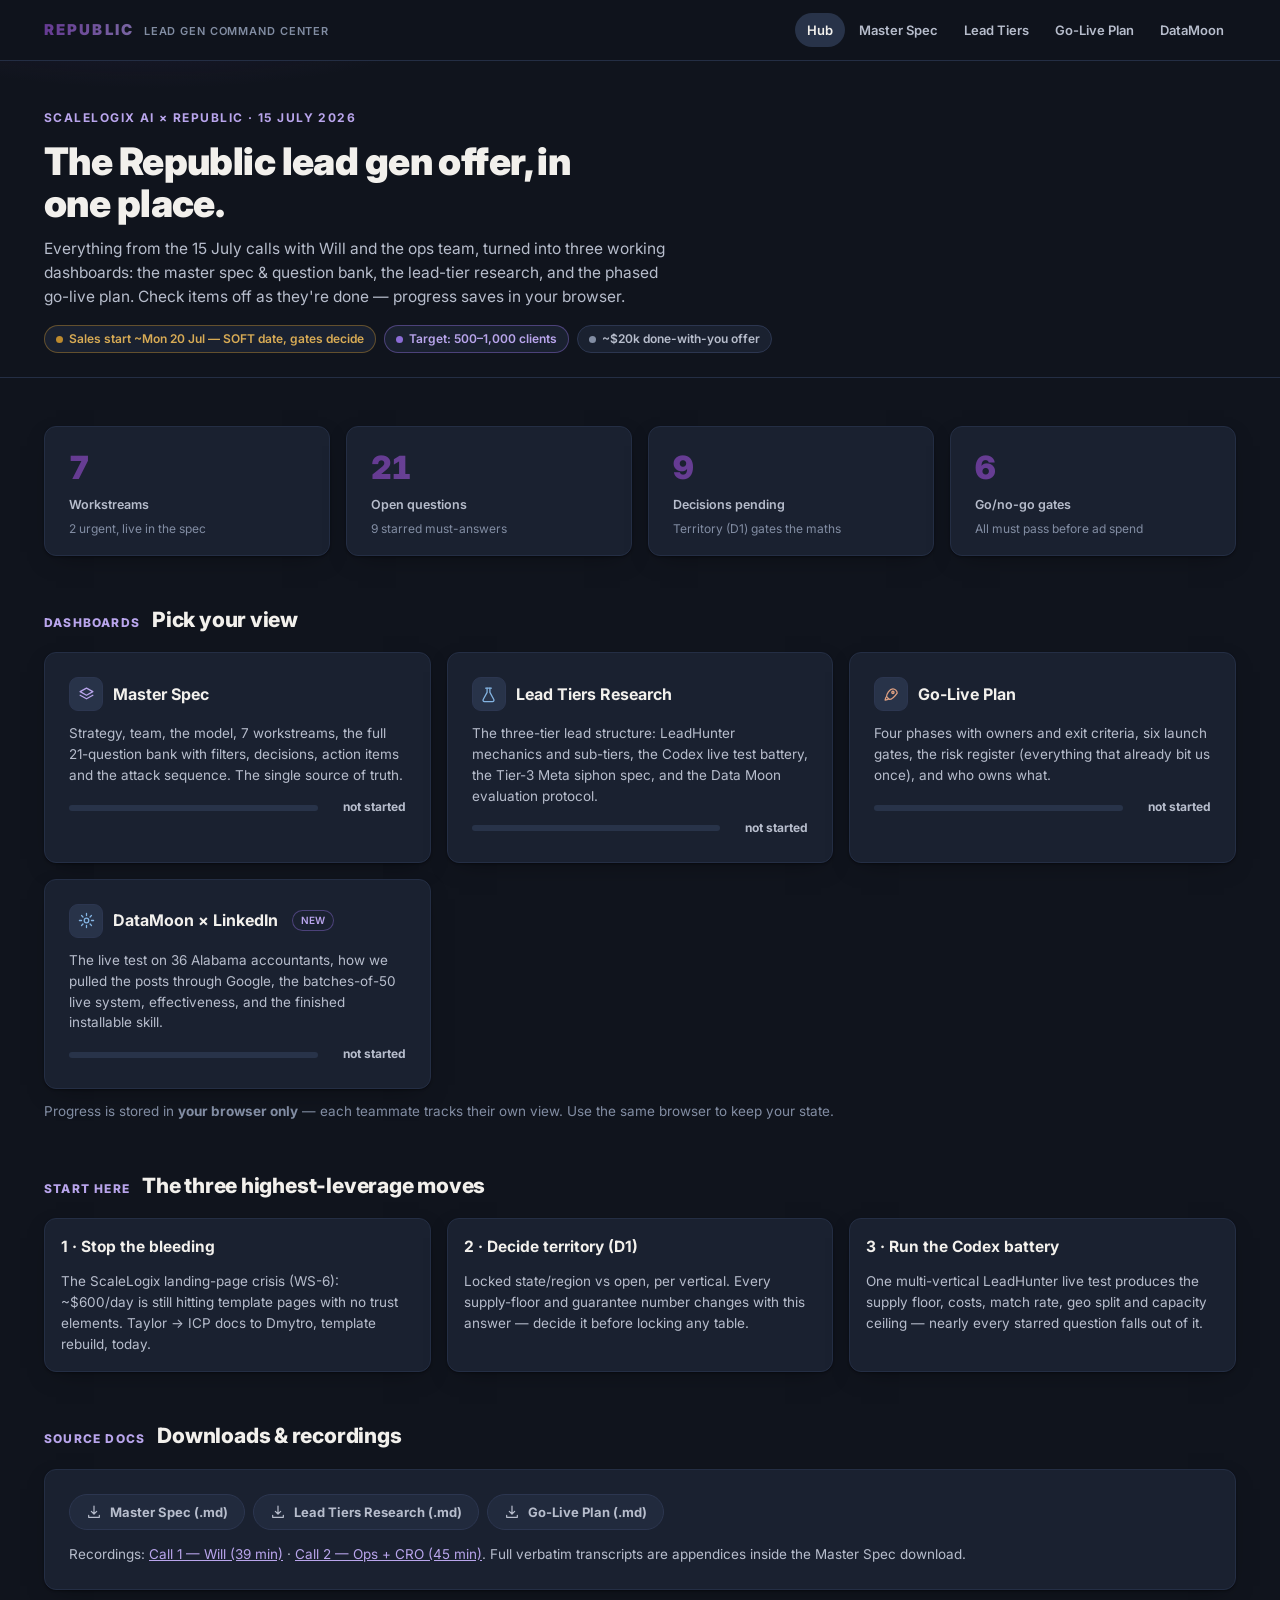
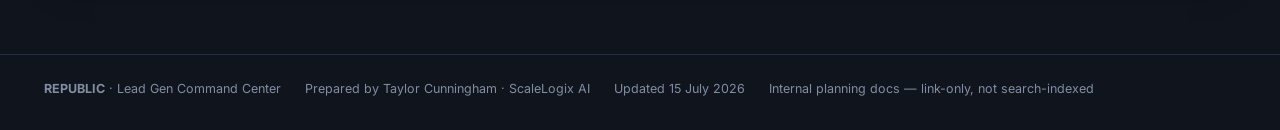
<file: index.html>
<!DOCTYPE html>
<html lang="en">
<head>
<meta charset="utf-8">
<meta name="viewport" content="width=device-width, initial-scale=1">
<meta name="robots" content="noindex">
<title>Republic Lead Gen — Command Center</title>
<meta name="description" content="Planning dashboards for the Republic lead gen offer: master spec, lead tiers research, go-live plan.">
<link rel="icon" href="data:image/svg+xml,%3Csvg xmlns='http://www.w3.org/2000/svg' viewBox='0 0 64 64'%3E%3Crect width='64' height='64' rx='14' fill='%2310141d'/%3E%3Ctext x='32' y='45' font-family='Arial' font-weight='900' font-size='36' fill='%238b6cd6' text-anchor='middle'%3ER%3C/text%3E%3C/svg%3E">
<link rel="preconnect" href="https://fonts.googleapis.com"><link rel="preconnect" href="https://fonts.gstatic.com" crossorigin>
<link href="https://fonts.googleapis.com/css2?family=Inter:wght@300;400;600;700;800;900&display=swap" rel="stylesheet">
<link rel="stylesheet" href="assets/style.css">
</head>
<body data-page="hub">

<header class="topbar">
  <div class="topbar-in">
    <a class="wordmark" href="./"><b><span>REPUBLIC</span></b><small>Lead Gen Command Center</small></a>
    <nav class="topnav" aria-label="Dashboards">
      <a href="./" aria-current="page">Hub</a>
      <a href="spec/">Master Spec</a>
      <a href="research/">Lead Tiers</a>
      <a href="plan/">Go-Live Plan</a>
      <a href="datamoon/">DataMoon</a>
    </nav>
  </div>
</header>

<div class="hero">
  <div class="wrap">
    <div class="crumb">ScaleLogix AI × Republic · 15 July 2026</div>
    <h1>The Republic lead gen offer, in one place.</h1>
    <p class="lede">Everything from the 15 July calls with Will and the ops team, turned into three working dashboards: the master spec &amp; question bank, the lead-tier research, and the phased go-live plan. Check items off as they're done — progress saves in your browser.</p>
    <div class="meta-chips">
      <span class="chip warn"><span class="dot warn"></span>Sales start ~Mon 20 Jul — SOFT date, gates decide</span>
      <span class="chip acc"><span class="dot acc"></span>Target: 500–1,000 clients</span>
      <span class="chip"><span class="dot mut"></span>~$20k done-with-you offer</span>
    </div>
  </div>
</div>

<main class="wrap">

<section>
  <div class="grid g4">
    <div class="tile"><div class="num">7</div><div class="lbl">Workstreams</div><div class="sub">2 urgent, live in the spec</div></div>
    <div class="tile"><div class="num">21</div><div class="lbl">Open questions</div><div class="sub">9 starred must-answers</div></div>
    <div class="tile"><div class="num">9</div><div class="lbl">Decisions pending</div><div class="sub">Territory (D1) gates the maths</div></div>
    <div class="tile"><div class="num">6</div><div class="lbl">Go/no-go gates</div><div class="sub">All must pass before ad spend</div></div>
  </div>
</section>

<section>
  <div class="sec-head"><span class="k">DASHBOARDS</span><h2>Pick your view</h2></div>
  <div class="grid g3">
    <a class="hub-card" href="spec/">
      <h3><span class="badge b-acc"><svg class="icn" viewBox="0 0 24 24"><path d="M12 3 3 8l9 5 9-5-9-5z"/><path d="M3 13l9 5 9-5"/></svg></span>Master Spec</h3>
      <p>Strategy, team, the model, 7 workstreams, the full 21-question bank with filters, decisions, action items and the attack sequence. The single source of truth.</p>
      <div class="prog-row js-prog js-hubprog" data-hub="spec"><div class="bar"><i></i></div><span class="pct">—</span></div>
    </a>
    <a class="hub-card" href="research/">
      <h3><span class="badge b-blue"><svg class="icn" viewBox="0 0 24 24"><path d="M10 3v6L4.5 19a2 2 0 0 0 1.8 3h11.4a2 2 0 0 0 1.8-3L14 9V3"/><path d="M8 3h8"/></svg></span>Lead Tiers Research</h3>
      <p>The three-tier lead structure: LeadHunter mechanics and sub-tiers, the Codex live test battery, the Tier-3 Meta siphon spec, and the Data Moon evaluation protocol.</p>
      <div class="prog-row js-prog js-hubprog" data-hub="research"><div class="bar"><i></i></div><span class="pct">—</span></div>
    </a>
    <a class="hub-card" href="plan/">
      <h3><span class="badge b-copper"><svg class="icn" viewBox="0 0 24 24"><path d="M5 15c-1.5 1.5-2 5-2 5s3.5-.5 5-2"/><path d="M14 4c3 0 6 3 6 6-3.5 5-8 9-11 9l-4-4C5 12 9 4 14 4z"/><circle cx="14" cy="9" r="1.6"/></svg></span>Go-Live Plan</h3>
      <p>Four phases with owners and exit criteria, six launch gates, the risk register (everything that already bit us once), and who owns what.</p>
      <div class="prog-row js-prog js-hubprog" data-hub="plan"><div class="bar"><i></i></div><span class="pct">—</span></div>
    </a>
    <a class="hub-card" href="datamoon/">
      <h3><span class="badge b-blue"><svg class="icn" viewBox="0 0 24 24"><circle cx="12" cy="12" r="3.2"/><path d="M12 2v3M12 19v3M2 12h3M19 12h3M5 5l2 2M17 17l2 2M19 5l-2 2M7 17l-2 2"/></svg></span>DataMoon × LinkedIn <span class="chip acc" style="font-size:10px;padding:2px 8px;margin-left:4px">NEW</span></h3>
      <p>The live test on 36 Alabama accountants, how we pulled the posts through Google, the batches-of-50 live system, effectiveness, and the finished installable skill.</p>
      <div class="prog-row js-prog js-hubprog" data-hub="datamoon"><div class="bar"><i></i></div><span class="pct">—</span></div>
    </a>
  </div>
  <p class="note mut" style="margin-top:12px">Progress is stored in <b>your browser only</b> — each teammate tracks their own view. Use the same browser to keep your state.</p>
</section>

<section>
  <div class="sec-head"><span class="k">START HERE</span><h2>The three highest-leverage moves</h2></div>
  <div class="grid g3">
    <div class="card pad-s"><h3>1 · Stop the bleeding</h3><p class="note">The ScaleLogix landing-page crisis (WS-6): ~$600/day is still hitting template pages with no trust elements. Taylor → ICP docs to Dmytro, template rebuild, today.</p></div>
    <div class="card pad-s"><h3>2 · Decide territory (D1)</h3><p class="note">Locked state/region vs open, per vertical. Every supply-floor and guarantee number changes with this answer — decide it before locking any table.</p></div>
    <div class="card pad-s"><h3>3 · Run the Codex battery</h3><p class="note">One multi-vertical LeadHunter live test produces the supply floor, costs, match rate, geo split and capacity ceiling — nearly every starred question falls out of it.</p></div>
  </div>
</section>

<section>
  <div class="sec-head"><span class="k">SOURCE DOCS</span><h2>Downloads &amp; recordings</h2></div>
  <div class="card">
    <div class="meta-chips" style="margin-top:0">
      <a class="btn ghost" href="downloads/Republic_LeadGen_Spec_2026-07-15.md" download><svg class="icn" viewBox="0 0 24 24"><path d="M12 3v12m0 0 4-4m-4 4-4-4"/><path d="M4 17v3h16v-3"/></svg>Master Spec (.md)</a>
      <a class="btn ghost" href="downloads/LeadTiers_Research_2026-07-15.md" download><svg class="icn" viewBox="0 0 24 24"><path d="M12 3v12m0 0 4-4m-4 4-4-4"/><path d="M4 17v3h16v-3"/></svg>Lead Tiers Research (.md)</a>
      <a class="btn ghost" href="downloads/Republic_GoLive_Plan_2026-07-15.md" download><svg class="icn" viewBox="0 0 24 24"><path d="M12 3v12m0 0 4-4m-4 4-4-4"/><path d="M4 17v3h16v-3"/></svg>Go-Live Plan (.md)</a>
    </div>
    <p class="note" style="margin-top:14px">Recordings: <a href="https://fathom.video/share/mzexCwDeSVPEeG1XzsW4T34xsJDyfxfe" target="_blank" rel="noopener">Call 1 — Will (39 min)</a> · <a href="https://fathom.video/share/vnJnKXNK64uwdoD5Rsy33hSWqAx3bcMx" target="_blank" rel="noopener">Call 2 — Ops + CRO (45 min)</a>. Full verbatim transcripts are appendices inside the Master Spec download.</p>
  </div>
</section>

</main>

<footer>
  <div class="wrap">
    <span><b>REPUBLIC</b> · Lead Gen Command Center</span>
    <span>Prepared by Taylor Cunningham · ScaleLogix AI</span>
    <span>Updated 15 July 2026</span>
    <span class="mut">Internal planning docs — link-only, not search-indexed</span>
  </div>
</footer>

<script src="assets/app.js"></script>
</body>
</html>
</file>
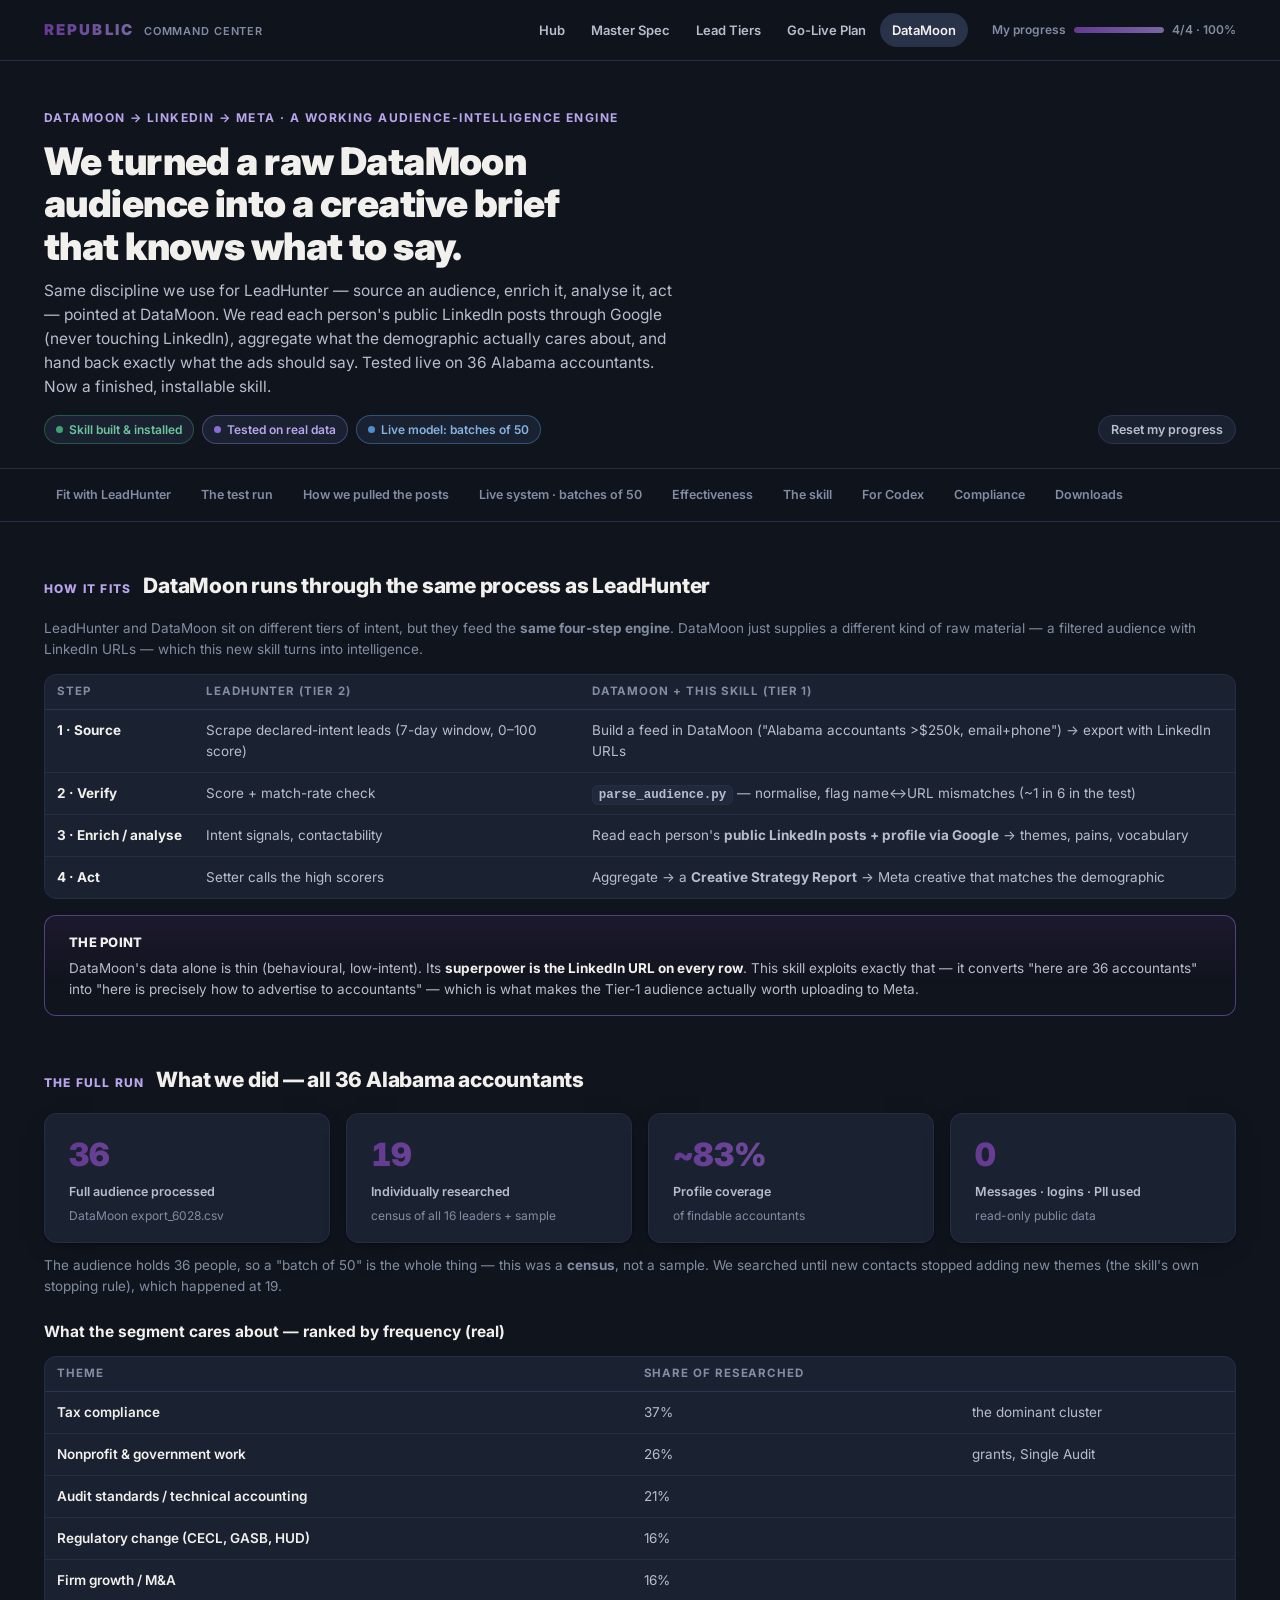
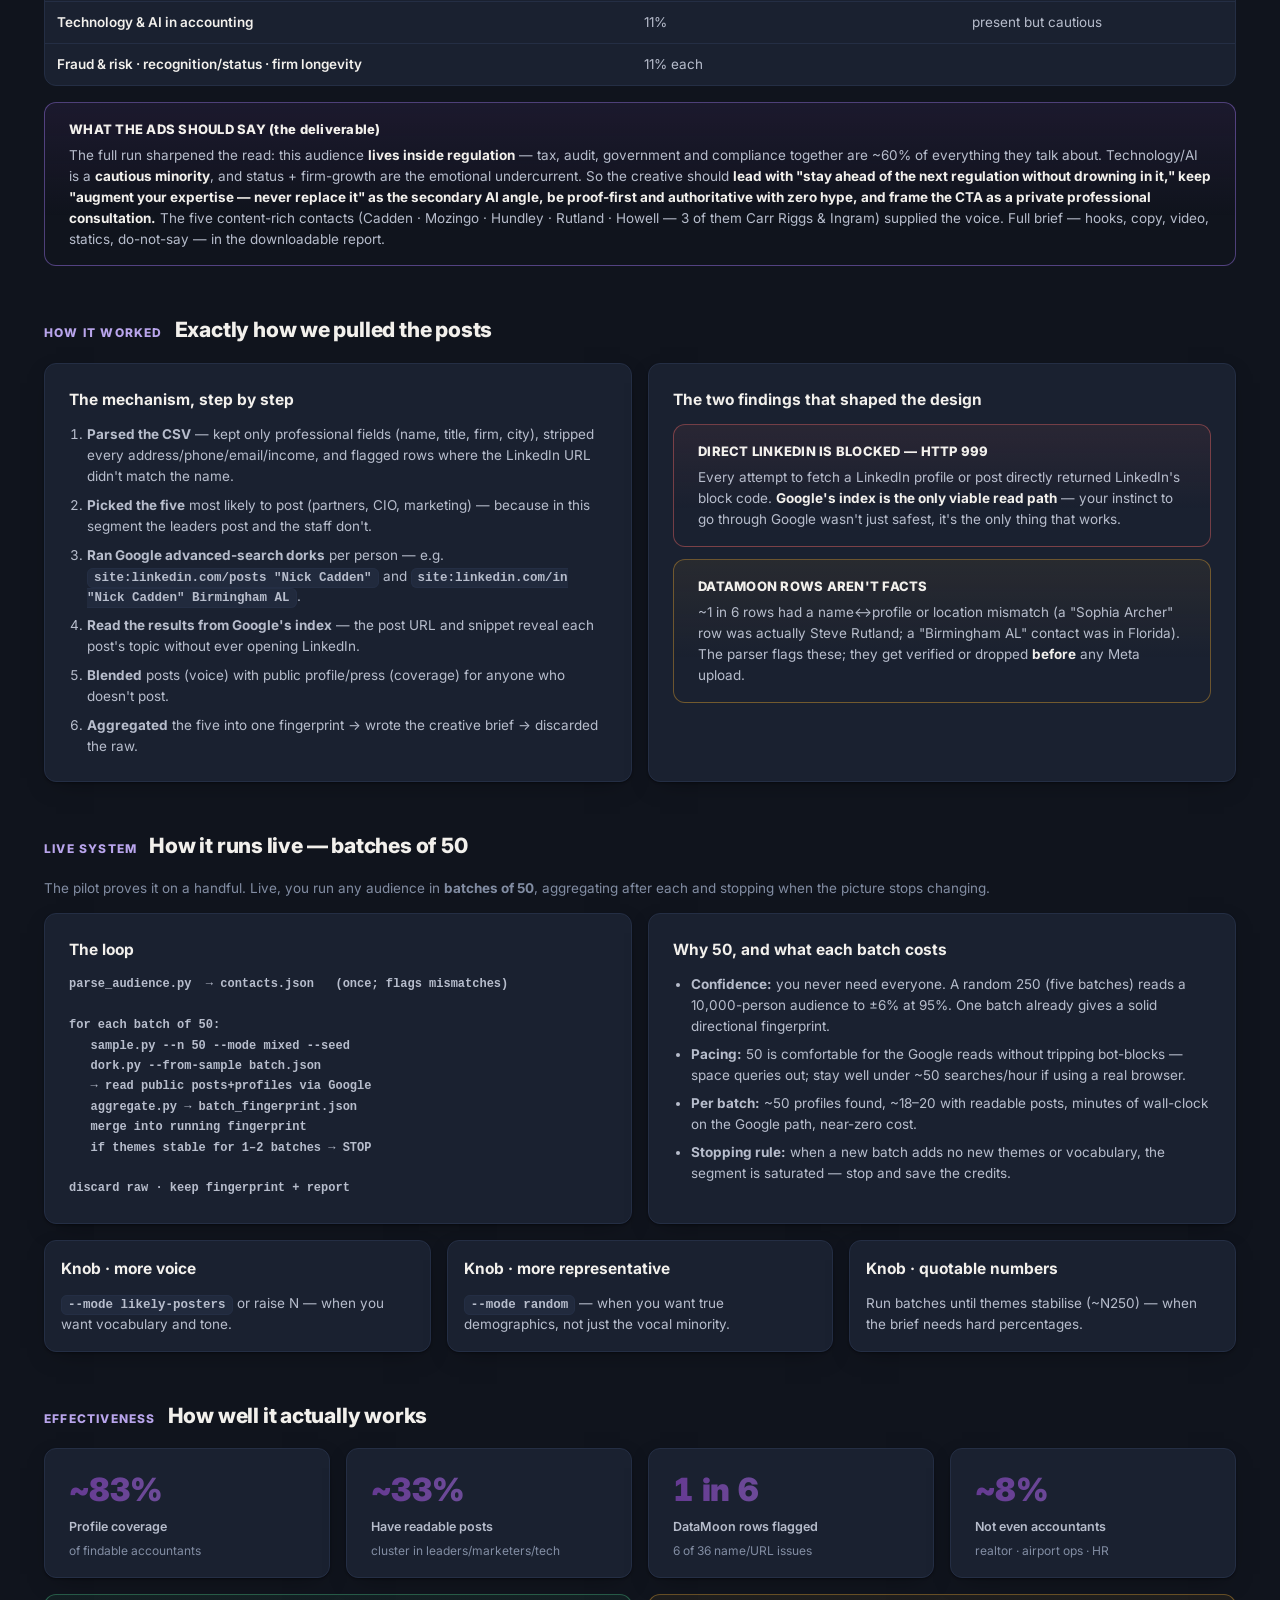
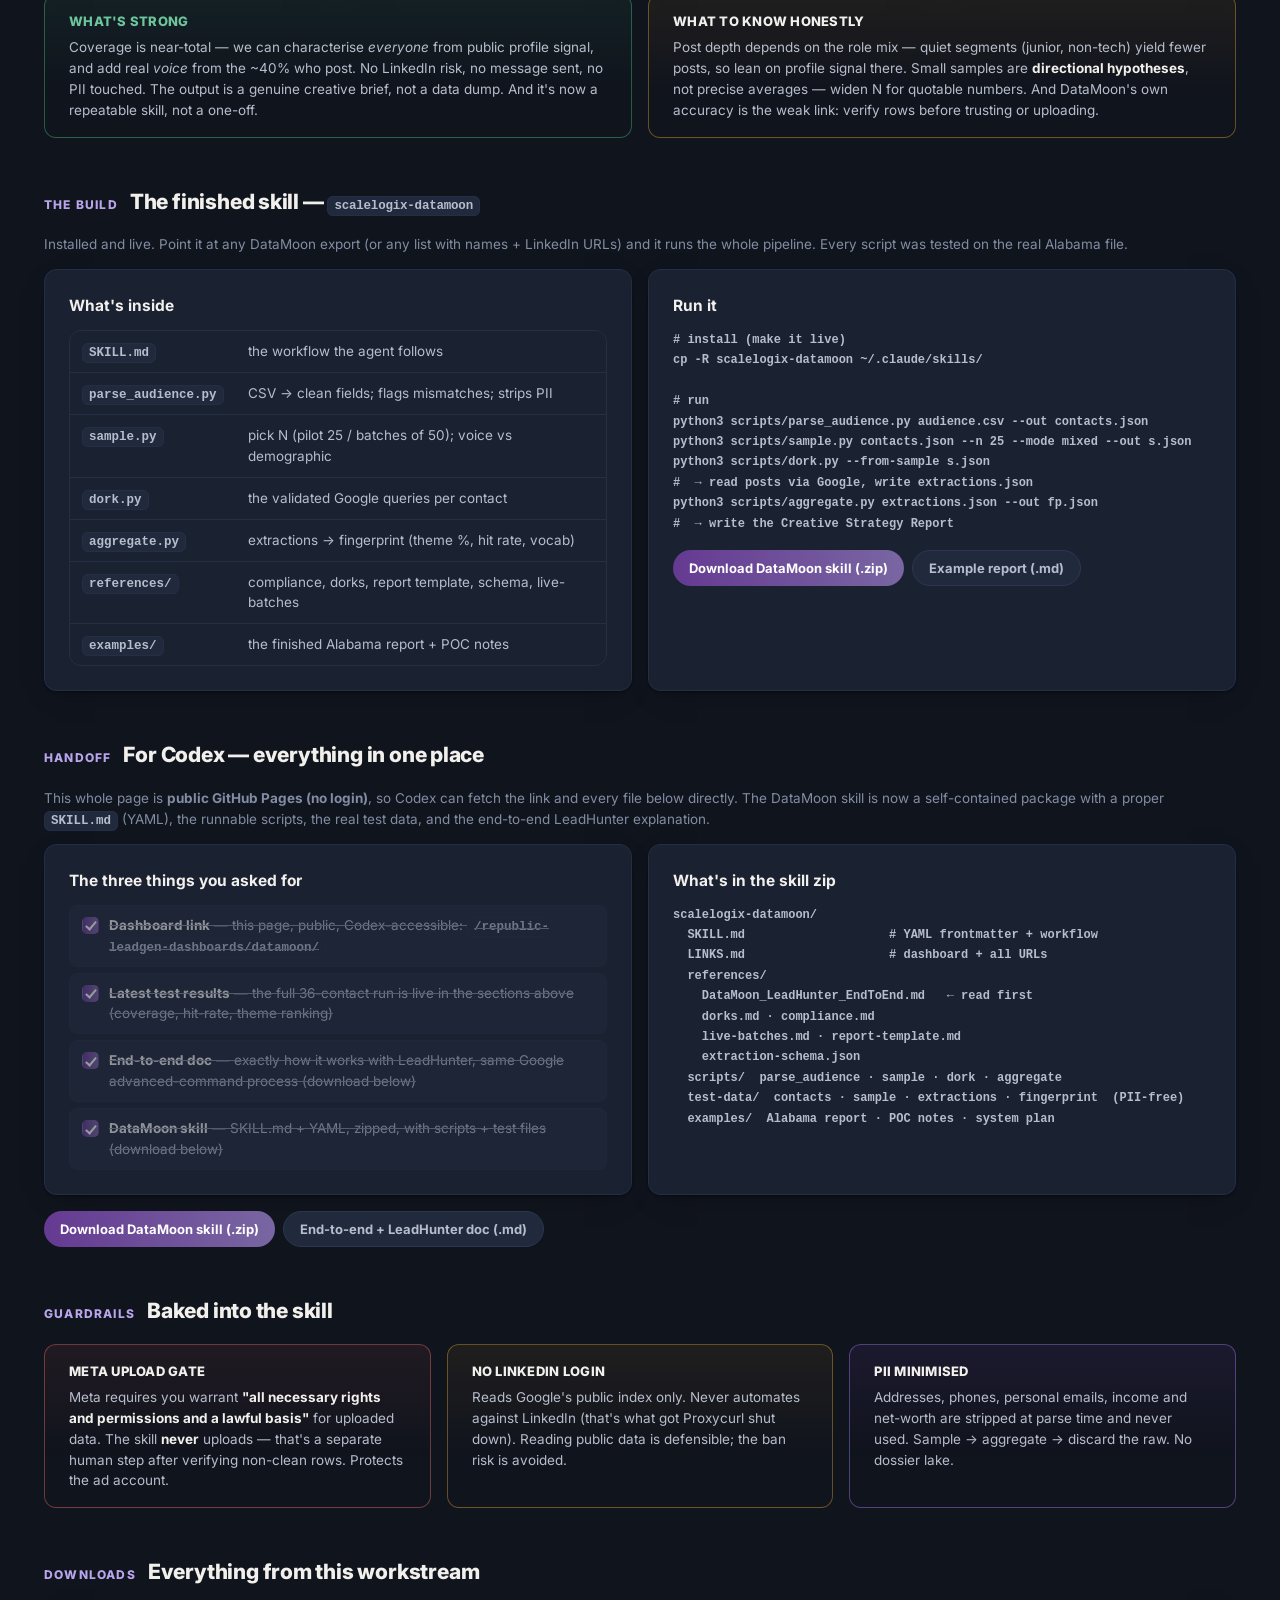
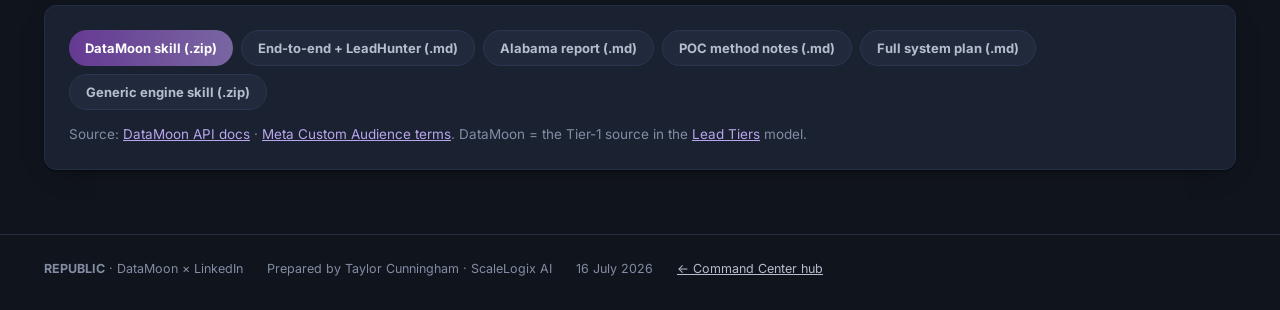
<file: datamoon/index.html>
<!DOCTYPE html>
<html lang="en">
<head>
<meta charset="utf-8">
<meta name="viewport" content="width=device-width, initial-scale=1">
<meta name="robots" content="noindex">
<title>DataMoon × LinkedIn — Republic Lead Gen</title>
<link rel="icon" href="data:image/svg+xml,%3Csvg xmlns='http://www.w3.org/2000/svg' viewBox='0 0 64 64'%3E%3Crect width='64' height='64' rx='14' fill='%2310141d'/%3E%3Ctext x='32' y='45' font-family='Arial' font-weight='900' font-size='36' fill='%238b6cd6' text-anchor='middle'%3ER%3C/text%3E%3C/svg%3E">
<link rel="preconnect" href="https://fonts.googleapis.com"><link rel="preconnect" href="https://fonts.gstatic.com" crossorigin>
<link href="https://fonts.googleapis.com/css2?family=Inter:wght@300;400;600;700;800;900&display=swap" rel="stylesheet">
<link rel="stylesheet" href="../assets/style.css">
</head>
<body data-page="datamoon">

<header class="topbar">
  <div class="topbar-in">
    <a class="wordmark" href="../"><b><span>REPUBLIC</span></b><small>Command Center</small></a>
    <nav class="topnav" aria-label="Dashboards">
      <a href="../">Hub</a>
      <a href="../spec/">Master Spec</a>
      <a href="../research/">Lead Tiers</a>
      <a href="../plan/">Go-Live Plan</a>
      <a href="./" aria-current="page">DataMoon</a>
    </nav>
    <div class="pageprog js-pageprog"><span>My progress</span><div class="bar"><i></i></div><span class="pct">0/0</span></div>
  </div>
</header>

<div class="hero">
  <div class="wrap">
    <div class="crumb">DataMoon → LinkedIn → Meta · a working audience-intelligence engine</div>
    <h1>We turned a raw DataMoon audience into a creative brief that knows what to say.</h1>
    <p class="lede">Same discipline we use for LeadHunter — source an audience, enrich it, analyse it, act — pointed at DataMoon. We read each person's public LinkedIn posts through Google (never touching LinkedIn), aggregate what the demographic actually cares about, and hand back exactly what the ads should say. Tested live on 36 Alabama accountants. Now a finished, installable skill.</p>
    <div class="meta-chips">
      <span class="chip ok"><span class="dot ok"></span>Skill built &amp; installed</span>
      <span class="chip acc"><span class="dot acc"></span>Tested on real data</span>
      <span class="chip blue"><span class="dot blue"></span>Live model: batches of 50</span>
      <button class="fbtn js-reset" type="button" style="margin-left:auto">Reset my progress</button>
    </div>
  </div>
</div>

<nav class="subnav" aria-label="Sections">
  <div class="subnav-in">
    <a href="#process">Fit with LeadHunter</a><a href="#test">The test run</a><a href="#howposts">How we pulled the posts</a><a href="#live">Live system · batches of 50</a><a href="#effective">Effectiveness</a><a href="#skill">The skill</a><a href="#codex">For Codex</a><a href="#compliance">Compliance</a><a href="#downloads">Downloads</a>
  </div>
</nav>

<main class="wrap">

<section id="process">
  <div class="sec-head"><span class="k">HOW IT FITS</span><h2>DataMoon runs through the same process as LeadHunter</h2></div>
  <p class="note mut" style="margin-bottom:14px">LeadHunter and DataMoon sit on different tiers of intent, but they feed the <b>same four-step engine</b>. DataMoon just supplies a different kind of raw material — a filtered audience with LinkedIn URLs — which this new skill turns into intelligence.</p>
  <div class="tbl-wrap"><table class="tbl">
    <thead><tr><th>Step</th><th>LeadHunter (Tier 2)</th><th>DataMoon + this skill (Tier 1)</th></tr></thead>
    <tbody>
      <tr><td><b>1 · Source</b></td><td>Scrape declared-intent leads (7-day window, 0–100 score)</td><td>Build a feed in DataMoon ("Alabama accountants &gt;$250k, email+phone") → export with LinkedIn URLs</td></tr>
      <tr><td><b>2 · Verify</b></td><td>Score + match-rate check</td><td><code>parse_audience.py</code> — normalise, flag name↔URL mismatches (~1 in 6 in the test)</td></tr>
      <tr><td><b>3 · Enrich / analyse</b></td><td>Intent signals, contactability</td><td>Read each person's <b>public LinkedIn posts + profile via Google</b> → themes, pains, vocabulary</td></tr>
      <tr><td><b>4 · Act</b></td><td>Setter calls the high scorers</td><td>Aggregate → a <b>Creative Strategy Report</b> → Meta creative that matches the demographic</td></tr>
    </tbody>
  </table></div>
  <div class="callout acc" style="margin-top:16px">
    <div class="ttl">THE POINT</div>
    <p>DataMoon's data alone is thin (behavioural, low-intent). Its <b>superpower is the LinkedIn URL on every row</b>. This skill exploits exactly that — it converts "here are 36 accountants" into "here is precisely how to advertise to accountants" — which is what makes the Tier-1 audience actually worth uploading to Meta.</p>
  </div>
</section>

<section id="test">
  <div class="sec-head"><span class="k">THE FULL RUN</span><h2>What we did — all 36 Alabama accountants</h2></div>
  <div class="grid g4">
    <div class="tile"><div class="num">36</div><div class="lbl">Full audience processed</div><div class="sub">DataMoon export_6028.csv</div></div>
    <div class="tile"><div class="num">19</div><div class="lbl">Individually researched</div><div class="sub">census of all 16 leaders + sample</div></div>
    <div class="tile"><div class="num">~83%</div><div class="lbl">Profile coverage</div><div class="sub">of findable accountants</div></div>
    <div class="tile"><div class="num">0</div><div class="lbl">Messages · logins · PII used</div><div class="sub">read-only public data</div></div>
  </div>
  <p class="note mut" style="margin-top:12px">The audience holds 36 people, so a "batch of 50" is the whole thing — this was a <b>census</b>, not a sample. We searched until new contacts stopped adding new themes (the skill's own stopping rule), which happened at 19.</p>

  <h3 style="margin-top:24px">What the segment cares about — ranked by frequency (real)</h3>
  <div class="tbl-wrap"><table class="tbl">
    <thead><tr><th>Theme</th><th>Share of researched</th><th></th></tr></thead>
    <tbody>
      <tr><td>Tax compliance</td><td>37%</td><td class="mut">the dominant cluster</td></tr>
      <tr><td>Nonprofit &amp; government work</td><td>26%</td><td class="mut">grants, Single Audit</td></tr>
      <tr><td>Audit standards / technical accounting</td><td>21%</td><td></td></tr>
      <tr><td>Regulatory change (CECL, GASB, HUD)</td><td>16%</td><td></td></tr>
      <tr><td>Firm growth / M&amp;A</td><td>16%</td><td></td></tr>
      <tr><td>Technology &amp; AI in accounting</td><td>11%</td><td class="mut">present but cautious</td></tr>
      <tr><td>Fraud &amp; risk · recognition/status · firm longevity</td><td>11% each</td><td></td></tr>
    </tbody>
  </table></div>

  <div class="callout acc" style="margin-top:16px">
    <div class="ttl">WHAT THE ADS SHOULD SAY (the deliverable)</div>
    <p>The full run sharpened the read: this audience <b>lives inside regulation</b> — tax, audit, government and compliance together are ~60% of everything they talk about. Technology/AI is a <b>cautious minority</b>, and status + firm-growth are the emotional undercurrent. So the creative should <b>lead with "stay ahead of the next regulation without drowning in it," keep "augment your expertise — never replace it" as the secondary AI angle, be proof-first and authoritative with zero hype, and frame the CTA as a private professional consultation.</b> The five content-rich contacts (Cadden · Mozingo · Hundley · Rutland · Howell — 3 of them Carr Riggs &amp; Ingram) supplied the voice. Full brief — hooks, copy, video, statics, do-not-say — in the downloadable report.</p>
  </div>
</section>

<section id="howposts">
  <div class="sec-head"><span class="k">HOW IT WORKED</span><h2>Exactly how we pulled the posts</h2></div>
  <div class="grid g2">
    <div class="card">
      <h3>The mechanism, step by step</h3>
      <ol style="padding-left:18px;display:grid;gap:8px;font-size:13.5px;color:var(--ink-2)">
        <li><b>Parsed the CSV</b> — kept only professional fields (name, title, firm, city), stripped every address/phone/email/income, and flagged rows where the LinkedIn URL didn't match the name.</li>
        <li><b>Picked the five</b> most likely to post (partners, CIO, marketing) — because in this segment the leaders post and the staff don't.</li>
        <li><b>Ran Google advanced-search dorks</b> per person — e.g. <code>site:linkedin.com/posts "Nick Cadden"</code> and <code>site:linkedin.com/in "Nick Cadden" Birmingham AL</code>.</li>
        <li><b>Read the results from Google's index</b> — the post URL and snippet reveal each post's topic without ever opening LinkedIn.</li>
        <li><b>Blended</b> posts (voice) with public profile/press (coverage) for anyone who doesn't post.</li>
        <li><b>Aggregated</b> the five into one fingerprint → wrote the creative brief → discarded the raw.</li>
      </ol>
    </div>
    <div class="card">
      <h3>The two findings that shaped the design</h3>
      <div class="callout risk" style="margin-bottom:12px">
        <div class="ttl">DIRECT LINKEDIN IS BLOCKED — HTTP 999</div>
        <p>Every attempt to fetch a LinkedIn profile or post directly returned LinkedIn's block code. <b>Google's index is the only viable read path</b> — your instinct to go through Google wasn't just safest, it's the only thing that works.</p>
      </div>
      <div class="callout warn">
        <div class="ttl">DATAMOON ROWS AREN'T FACTS</div>
        <p>~1 in 6 rows had a name↔profile or location mismatch (a "Sophia Archer" row was actually Steve Rutland; a "Birmingham AL" contact was in Florida). The parser flags these; they get verified or dropped <b>before</b> any Meta upload.</p>
      </div>
    </div>
  </div>
</section>

<section id="live">
  <div class="sec-head"><span class="k">LIVE SYSTEM</span><h2>How it runs live — batches of 50</h2></div>
  <p class="note mut" style="margin-bottom:14px">The pilot proves it on a handful. Live, you run any audience in <b>batches of 50</b>, aggregating after each and stopping when the picture stops changing.</p>
  <div class="grid g2">
    <div class="card">
      <h3>The loop</h3>
      <pre style="margin:8px 0 0;overflow-x:auto;font:600 12px/1.7 ui-monospace,Menlo,monospace;color:var(--ink-2)">parse_audience.py  → contacts.json   (once; flags mismatches)

for each batch of 50:
   sample.py --n 50 --mode mixed --seed <batch#>
   dork.py --from-sample batch.json
   → read public posts+profiles via Google
   aggregate.py → batch_fingerprint.json
   merge into running fingerprint
   if themes stable for 1–2 batches → STOP

discard raw · keep fingerprint + report</pre>
    </div>
    <div class="card">
      <h3>Why 50, and what each batch costs</h3>
      <ul style="padding-left:18px;display:grid;gap:7px;font-size:13.5px;color:var(--ink-2)">
        <li><b>Confidence:</b> you never need everyone. A random 250 (five batches) reads a 10,000-person audience to ±6% at 95%. One batch already gives a solid directional fingerprint.</li>
        <li><b>Pacing:</b> 50 is comfortable for the Google reads without tripping bot-blocks — space queries out; stay well under ~50 searches/hour if using a real browser.</li>
        <li><b>Per batch:</b> ~50 profiles found, ~18–20 with readable posts, minutes of wall-clock on the Google path, near-zero cost.</li>
        <li><b>Stopping rule:</b> when a new batch adds no new themes or vocabulary, the segment is saturated — stop and save the credits.</li>
      </ul>
    </div>
  </div>
  <div class="grid g3" style="margin-top:16px">
    <div class="card pad-s"><h3>Knob · more voice</h3><p class="note"><code>--mode likely-posters</code> or raise N — when you want vocabulary and tone.</p></div>
    <div class="card pad-s"><h3>Knob · more representative</h3><p class="note"><code>--mode random</code> — when you want true demographics, not just the vocal minority.</p></div>
    <div class="card pad-s"><h3>Knob · quotable numbers</h3><p class="note">Run batches until themes stabilise (~N250) — when the brief needs hard percentages.</p></div>
  </div>
</section>

<section id="effective">
  <div class="sec-head"><span class="k">EFFECTIVENESS</span><h2>How well it actually works</h2></div>
  <div class="grid g4">
    <div class="tile"><div class="num">~83%</div><div class="lbl">Profile coverage</div><div class="sub">of findable accountants</div></div>
    <div class="tile"><div class="num">~33%</div><div class="lbl">Have readable posts</div><div class="sub">cluster in leaders/marketers/tech</div></div>
    <div class="tile"><div class="num">1 in 6</div><div class="lbl">DataMoon rows flagged</div><div class="sub">6 of 36 name/URL issues</div></div>
    <div class="tile"><div class="num">~8%</div><div class="lbl">Not even accountants</div><div class="sub">realtor · airport ops · HR</div></div>
  </div>
  <div class="grid g2" style="margin-top:16px">
    <div class="callout ok" style="border:1px solid rgba(63,162,115,.5);background:linear-gradient(180deg,rgba(63,162,115,.09),transparent 70%)">
      <div class="ttl" style="color:var(--ok-ink)">WHAT'S STRONG</div>
      <p>Coverage is near-total — we can characterise <i>everyone</i> from public profile signal, and add real <i>voice</i> from the ~40% who post. No LinkedIn risk, no message sent, no PII touched. The output is a genuine creative brief, not a data dump. And it's now a repeatable skill, not a one-off.</p>
    </div>
    <div class="callout warn">
      <div class="ttl">WHAT TO KNOW HONESTLY</div>
      <p>Post depth depends on the role mix — quiet segments (junior, non-tech) yield fewer posts, so lean on profile signal there. Small samples are <b>directional hypotheses</b>, not precise averages — widen N for quotable numbers. And DataMoon's own accuracy is the weak link: verify rows before trusting or uploading.</p>
    </div>
  </div>
</section>

<section id="skill">
  <div class="sec-head"><span class="k">THE BUILD</span><h2>The finished skill — <code>scalelogix-datamoon</code></h2></div>
  <p class="note mut" style="margin-bottom:14px">Installed and live. Point it at any DataMoon export (or any list with names + LinkedIn URLs) and it runs the whole pipeline. Every script was tested on the real Alabama file.</p>
  <div class="grid g2">
    <div class="card">
      <h3>What's inside</h3>
      <div class="tbl-wrap"><table class="tbl">
        <tbody>
          <tr><td><code>SKILL.md</code></td><td>the workflow the agent follows</td></tr>
          <tr><td><code>parse_audience.py</code></td><td>CSV → clean fields; flags mismatches; strips PII</td></tr>
          <tr><td><code>sample.py</code></td><td>pick N (pilot 25 / batches of 50); voice vs demographic</td></tr>
          <tr><td><code>dork.py</code></td><td>the validated Google queries per contact</td></tr>
          <tr><td><code>aggregate.py</code></td><td>extractions → fingerprint (theme %, hit rate, vocab)</td></tr>
          <tr><td><code>references/</code></td><td>compliance, dorks, report template, schema, live-batches</td></tr>
          <tr><td><code>examples/</code></td><td>the finished Alabama report + POC notes</td></tr>
        </tbody>
      </table></div>
    </div>
    <div class="card">
      <h3>Run it</h3>
      <pre style="margin:0 0 12px;overflow-x:auto;font:600 12px/1.7 ui-monospace,Menlo,monospace;color:var(--ink-2)"># install (make it live)
cp -R scalelogix-datamoon ~/.claude/skills/

# run
python3 scripts/parse_audience.py audience.csv --out contacts.json
python3 scripts/sample.py contacts.json --n 25 --mode mixed --out s.json
python3 scripts/dork.py --from-sample s.json
#  → read posts via Google, write extractions.json
python3 scripts/aggregate.py extractions.json --out fp.json
#  → write the Creative Strategy Report</pre>
      <div class="meta-chips">
        <a class="btn" href="../downloads/scalelogix-datamoon-skill.zip" download>Download DataMoon skill (.zip)</a>
        <a class="btn ghost" href="../downloads/Alabama_Accountants_Creative_Strategy_Report.md" download>Example report (.md)</a>
      </div>
    </div>
  </div>
</section>

<section id="codex">
  <div class="sec-head"><span class="k">HANDOFF</span><h2>For Codex — everything in one place</h2></div>
  <p class="note mut" style="margin-bottom:14px">This whole page is <b>public GitHub Pages (no login)</b>, so Codex can fetch the link and every file below directly. The DataMoon skill is now a self-contained package with a proper <code>SKILL.md</code> (YAML), the runnable scripts, the real test data, and the end-to-end LeadHunter explanation.</p>
  <div class="grid g2">
    <div class="card">
      <h3>The three things you asked for</h3>
      <ul class="ck" data-scope="codex" style="margin-top:6px">
        <li><input type="checkbox" id="cx1" data-key="cx-1" checked><label for="cx1"><b>Dashboard link</b> — this page, public, Codex-accessible: <code>/republic-leadgen-dashboards/datamoon/</code></label></li>
        <li><input type="checkbox" id="cx2" data-key="cx-2" checked><label for="cx2"><b>Latest test results</b> — the full 36-contact run is live in the sections above (coverage, hit-rate, theme ranking)</label></li>
        <li><input type="checkbox" id="cx3" data-key="cx-3" checked><label for="cx3"><b>End-to-end doc</b> — exactly how it works with LeadHunter, same Google advanced-command process (download below)</label></li>
        <li><input type="checkbox" id="cx4" data-key="cx-4" checked><label for="cx4"><b>DataMoon skill</b> — SKILL.md + YAML, zipped, with scripts + test files (download below)</label></li>
      </ul>
    </div>
    <div class="card">
      <h3>What's in the skill zip</h3>
      <pre style="margin:0;overflow-x:auto;font:600 12px/1.7 ui-monospace,Menlo,monospace;color:var(--ink-2)">scalelogix-datamoon/
  SKILL.md                    # YAML frontmatter + workflow
  LINKS.md                    # dashboard + all URLs
  references/
    DataMoon_LeadHunter_EndToEnd.md   ← read first
    dorks.md · compliance.md
    live-batches.md · report-template.md
    extraction-schema.json
  scripts/  parse_audience · sample · dork · aggregate
  test-data/  contacts · sample · extractions · fingerprint  (PII-free)
  examples/  Alabama report · POC notes · system plan</pre>
    </div>
  </div>
  <div class="meta-chips" style="margin-top:16px">
    <a class="btn" href="../downloads/scalelogix-datamoon-skill.zip" download>Download DataMoon skill (.zip)</a>
    <a class="btn ghost" href="../downloads/DataMoon_LeadHunter_EndToEnd.md" download>End-to-end + LeadHunter doc (.md)</a>
  </div>
</section>

<section id="compliance">
  <div class="sec-head"><span class="k">GUARDRAILS</span><h2>Baked into the skill</h2></div>
  <div class="grid g3">
    <div class="callout risk">
      <div class="ttl">META UPLOAD GATE</div>
      <p>Meta requires you warrant <b>"all necessary rights and permissions and a lawful basis"</b> for uploaded data. The skill <b>never</b> uploads — that's a separate human step after verifying non-clean rows. Protects the ad account.</p>
    </div>
    <div class="callout warn">
      <div class="ttl">NO LINKEDIN LOGIN</div>
      <p>Reads Google's public index only. Never automates against LinkedIn (that's what got Proxycurl shut down). Reading public data is defensible; the ban risk is avoided.</p>
    </div>
    <div class="callout acc">
      <div class="ttl">PII MINIMISED</div>
      <p>Addresses, phones, personal emails, income and net-worth are stripped at parse time and never used. Sample → aggregate → discard the raw. No dossier lake.</p>
    </div>
  </div>
</section>

<section id="downloads">
  <div class="sec-head"><span class="k">DOWNLOADS</span><h2>Everything from this workstream</h2></div>
  <div class="card">
    <div class="meta-chips" style="margin-top:0">
      <a class="btn" href="../downloads/scalelogix-datamoon-skill.zip" download>DataMoon skill (.zip)</a>
      <a class="btn ghost" href="../downloads/DataMoon_LeadHunter_EndToEnd.md" download>End-to-end + LeadHunter (.md)</a>
      <a class="btn ghost" href="../downloads/Alabama_Accountants_Creative_Strategy_Report.md" download>Alabama report (.md)</a>
      <a class="btn ghost" href="../downloads/POC_Test_Alabama_Accountants_2026-07-16.md" download>POC method notes (.md)</a>
      <a class="btn ghost" href="../downloads/DataMoon_LinkedIn_System_Plan_2026-07-16.md" download>Full system plan (.md)</a>
      <a class="btn ghost" href="../downloads/scalelogix-audience-intel-skill.zip" download>Generic engine skill (.zip)</a>
    </div>
    <p class="note mut" style="margin-top:14px">Source: <a href="https://intentdocs.datamoon.com/" target="_blank" rel="noopener">DataMoon API docs</a> · <a href="https://www.facebook.com/legal/terms/customaudience" target="_blank" rel="noopener">Meta Custom Audience terms</a>. DataMoon = the Tier-1 source in the <a href="../research/">Lead Tiers</a> model.</p>
  </div>
</section>

</main>

<footer>
  <div class="wrap">
    <span><b>REPUBLIC</b> · DataMoon × LinkedIn</span>
    <span>Prepared by Taylor Cunningham · ScaleLogix AI</span>
    <span>16 July 2026</span>
    <span class="mut"><a href="../">← Command Center hub</a></span>
  </div>
</footer>

<script src="../assets/app.js"></script>
</body>
</html>
</file>
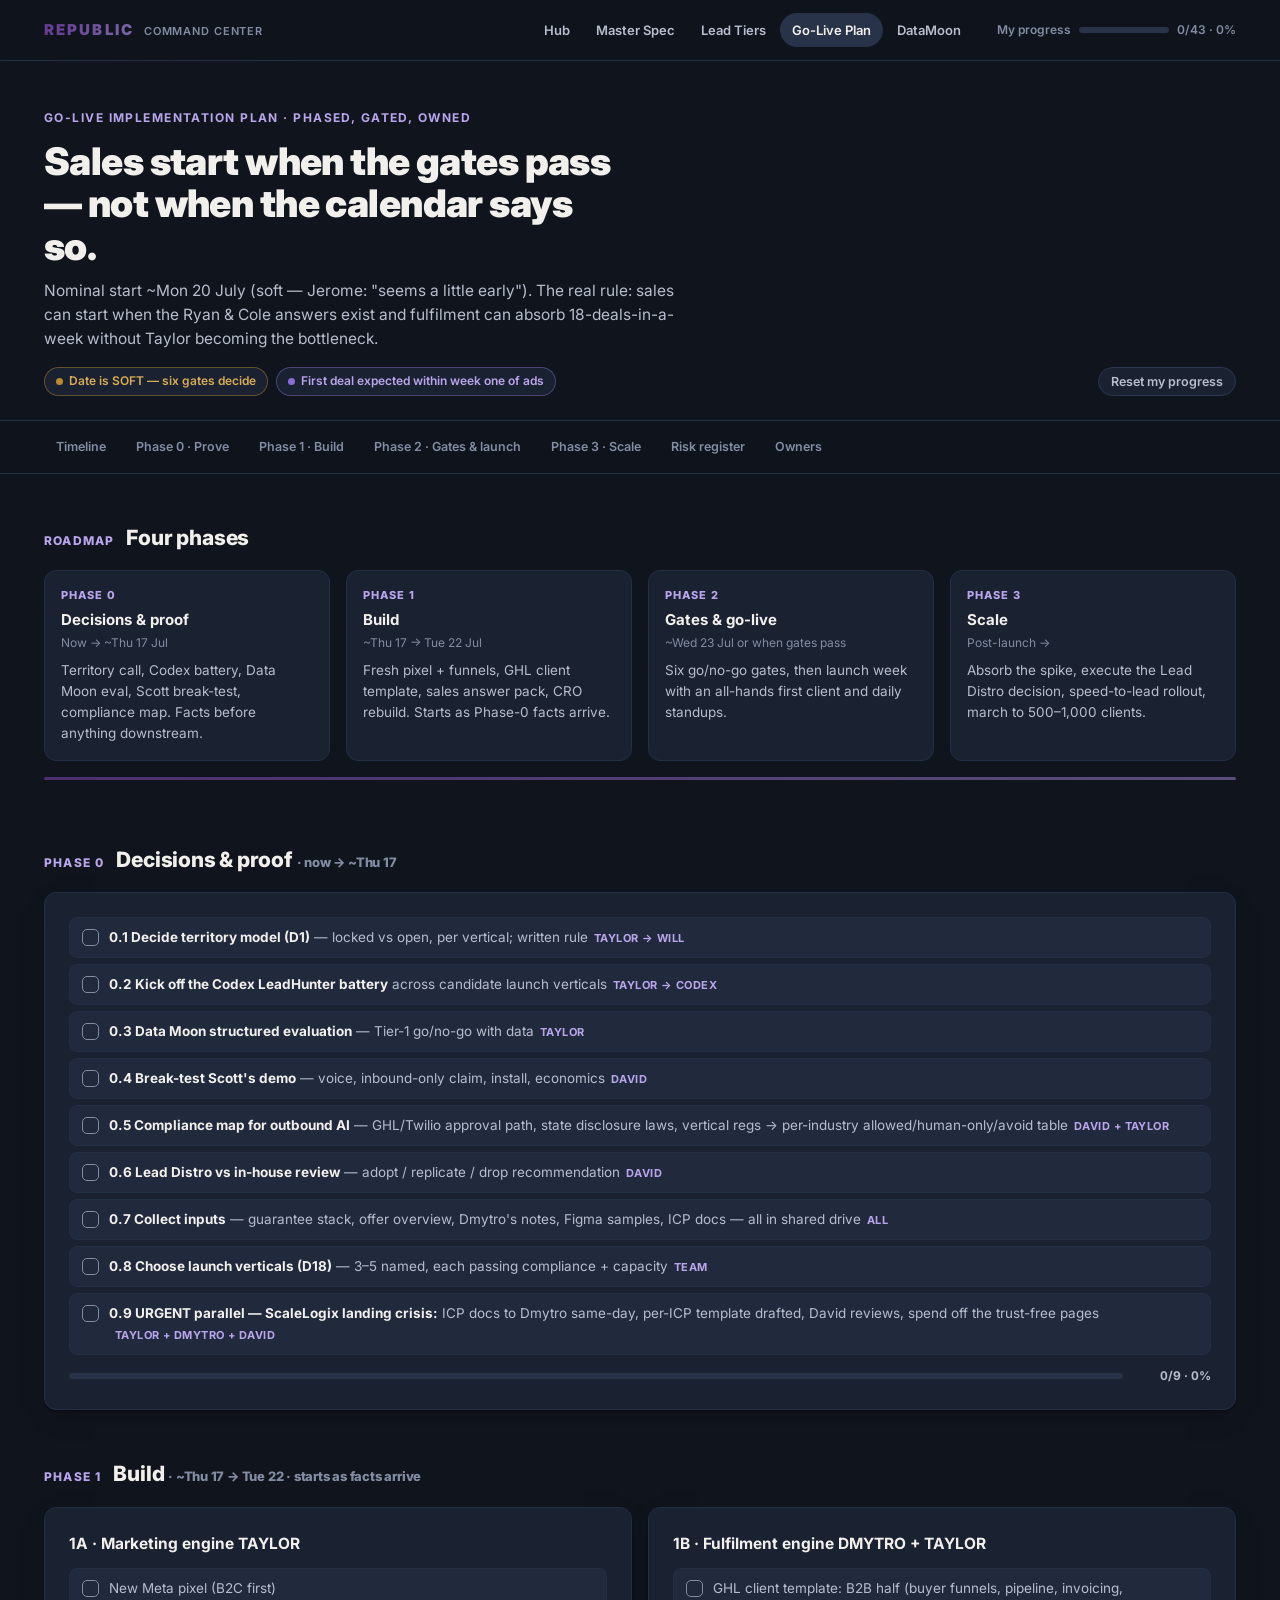
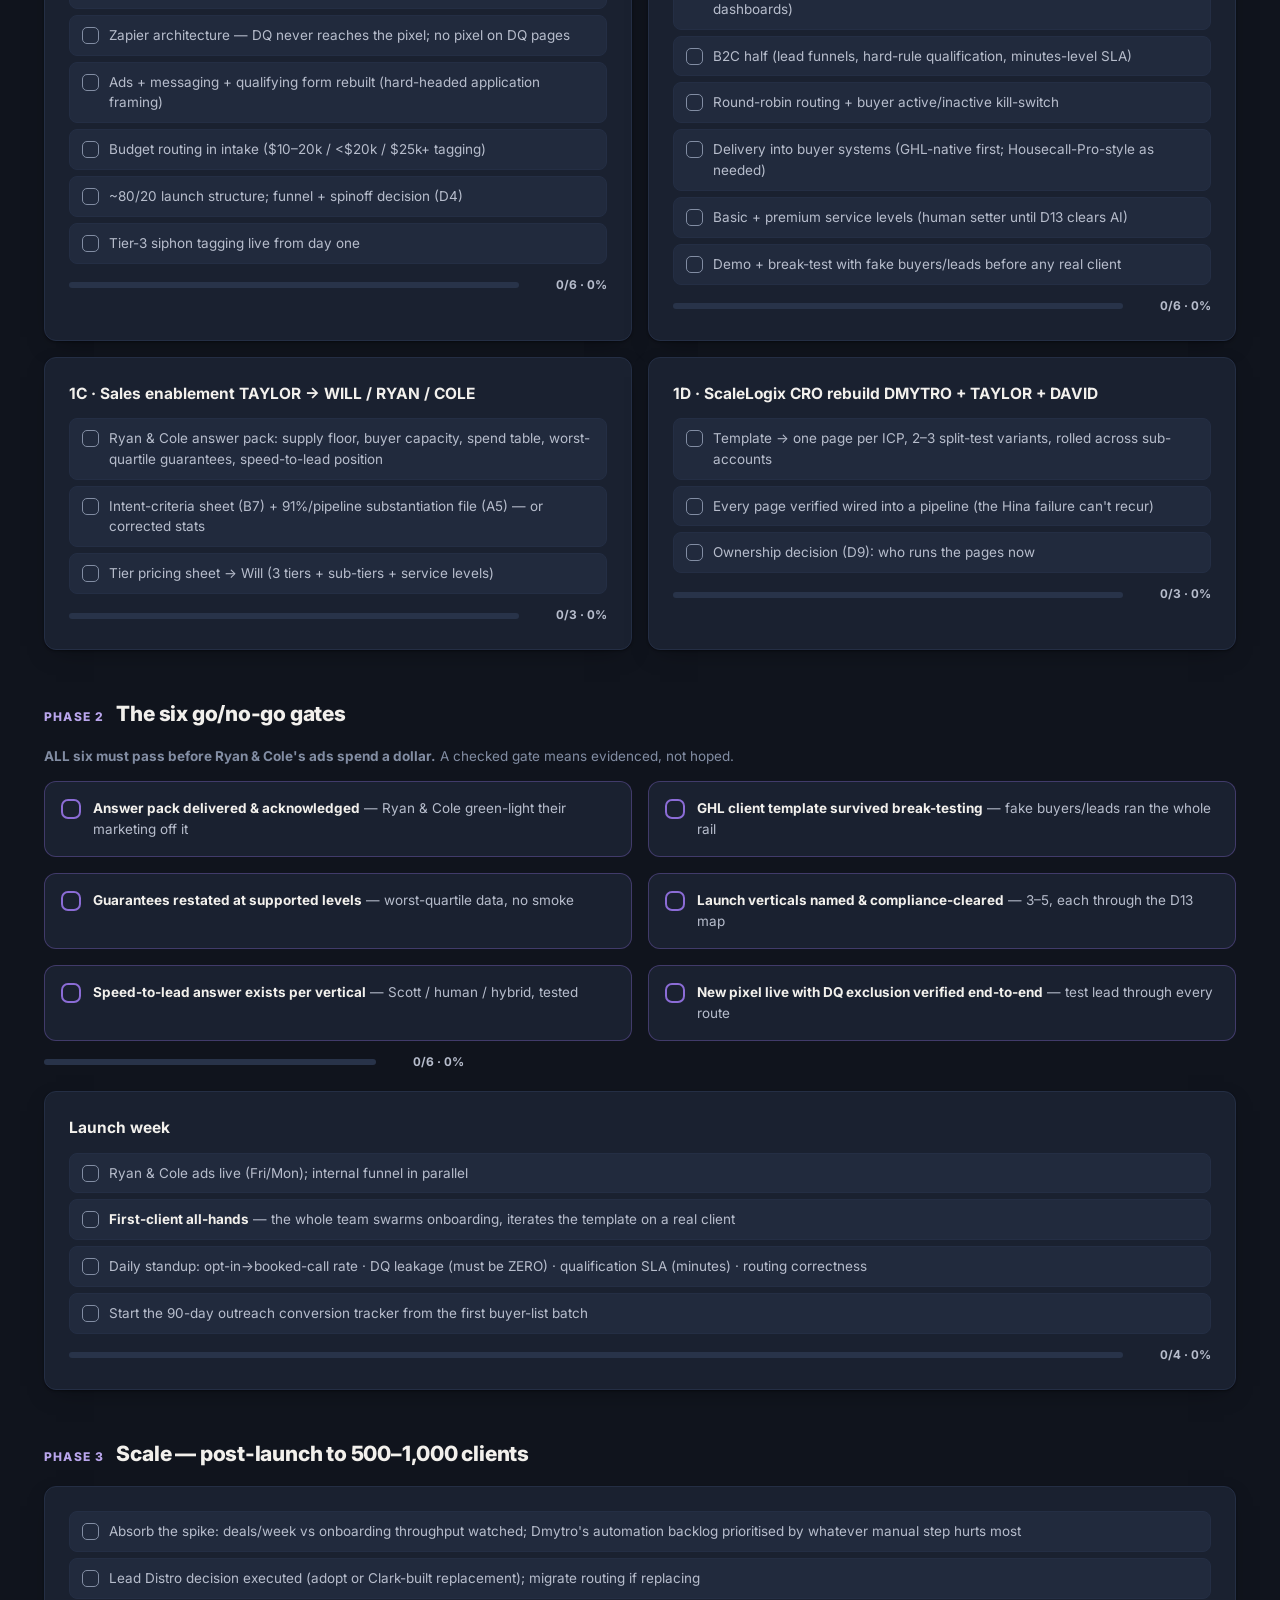
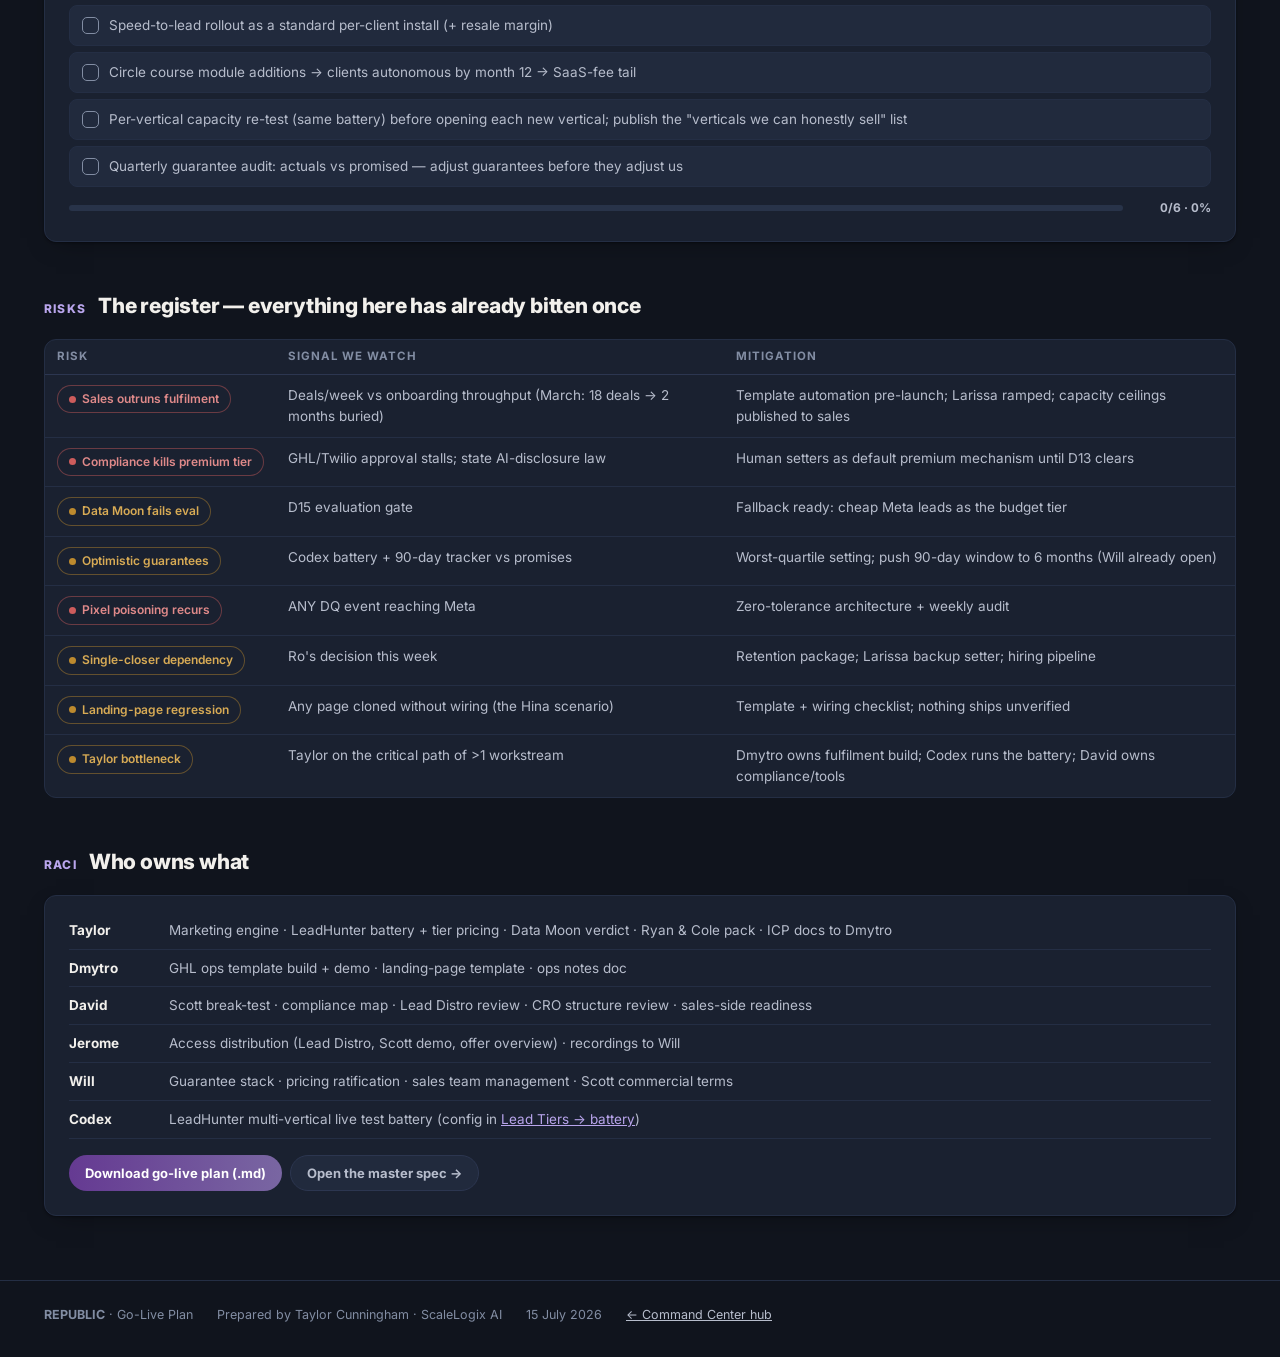
<file: plan/index.html>
<!DOCTYPE html>
<html lang="en">
<head>
<meta charset="utf-8">
<meta name="viewport" content="width=device-width, initial-scale=1">
<meta name="robots" content="noindex">
<title>Go-Live Plan — Republic Lead Gen</title>
<link rel="icon" href="data:image/svg+xml,%3Csvg xmlns='http://www.w3.org/2000/svg' viewBox='0 0 64 64'%3E%3Crect width='64' height='64' rx='14' fill='%2310141d'/%3E%3Ctext x='32' y='45' font-family='Arial' font-weight='900' font-size='36' fill='%238b6cd6' text-anchor='middle'%3ER%3C/text%3E%3C/svg%3E">
<link rel="preconnect" href="https://fonts.googleapis.com"><link rel="preconnect" href="https://fonts.gstatic.com" crossorigin>
<link href="https://fonts.googleapis.com/css2?family=Inter:wght@300;400;600;700;800;900&display=swap" rel="stylesheet">
<link rel="stylesheet" href="../assets/style.css">
</head>
<body data-page="plan">

<header class="topbar">
  <div class="topbar-in">
    <a class="wordmark" href="../"><b><span>REPUBLIC</span></b><small>Command Center</small></a>
    <nav class="topnav" aria-label="Dashboards">
      <a href="../">Hub</a>
      <a href="../spec/">Master Spec</a>
      <a href="../research/">Lead Tiers</a>
      <a href="./" aria-current="page">Go-Live Plan</a>
      <a href="../datamoon/">DataMoon</a>
    </nav>
    <div class="pageprog js-pageprog"><span>My progress</span><div class="bar"><i></i></div><span class="pct">0/0</span></div>
  </div>
</header>

<div class="hero">
  <div class="wrap">
    <div class="crumb">Go-Live Implementation Plan · phased, gated, owned</div>
    <h1>Sales start when the gates pass — not when the calendar says so.</h1>
    <p class="lede">Nominal start ~Mon 20 July (soft — Jerome: "seems a little early"). The real rule: sales can start when the Ryan &amp; Cole answers exist and fulfilment can absorb 18-deals-in-a-week without Taylor becoming the bottleneck.</p>
    <div class="meta-chips">
      <span class="chip warn"><span class="dot warn"></span>Date is SOFT — six gates decide</span>
      <span class="chip acc"><span class="dot acc"></span>First deal expected within week one of ads</span>
      <button class="fbtn js-reset" type="button" style="margin-left:auto">Reset my progress</button>
    </div>
  </div>
</div>

<nav class="subnav" aria-label="Sections">
  <div class="subnav-in">
    <a href="#timeline">Timeline</a><a href="#p0">Phase 0 · Prove</a><a href="#p1">Phase 1 · Build</a><a href="#p2">Phase 2 · Gates &amp; launch</a><a href="#p3">Phase 3 · Scale</a><a href="#risks">Risk register</a><a href="#owners">Owners</a>
  </div>
</nav>

<main class="wrap">

<section id="timeline">
  <div class="sec-head"><span class="k">ROADMAP</span><h2>Four phases</h2></div>
  <div class="phases">
    <div class="phase-node"><div class="ph">PHASE 0</div><h3>Decisions &amp; proof</h3><div class="dt">Now → ~Thu 17 Jul</div><p class="note" style="margin-top:8px">Territory call, Codex battery, Data Moon eval, Scott break-test, compliance map. Facts before anything downstream.</p></div>
    <div class="phase-node"><div class="ph">PHASE 1</div><h3>Build</h3><div class="dt">~Thu 17 → Tue 22 Jul</div><p class="note" style="margin-top:8px">Fresh pixel + funnels, GHL client template, sales answer pack, CRO rebuild. Starts as Phase-0 facts arrive.</p></div>
    <div class="phase-node"><div class="ph">PHASE 2</div><h3>Gates &amp; go-live</h3><div class="dt">~Wed 23 Jul or when gates pass</div><p class="note" style="margin-top:8px">Six go/no-go gates, then launch week with an all-hands first client and daily standups.</p></div>
    <div class="phase-node"><div class="ph">PHASE 3</div><h3>Scale</h3><div class="dt">Post-launch →</div><p class="note" style="margin-top:8px">Absorb the spike, execute the Lead Distro decision, speed-to-lead rollout, march to 500–1,000 clients.</p></div>
  </div>
  <div class="rail" aria-hidden="true"></div>
</section>

<section id="p0">
  <div class="sec-head"><span class="k">PHASE 0</span><h2>Decisions &amp; proof <span class="mut" style="font-size:13px">· now → ~Thu 17</span></h2></div>
  <div class="card" data-scope="p0">
    <ul class="ck">
      <li><input type="checkbox" id="p01" data-key="p0-1"><label for="p01"><b>0.1 Decide territory model (D1)</b> — locked vs open, per vertical; written rule<span class="who">TAYLOR → WILL</span></label></li>
      <li><input type="checkbox" id="p02" data-key="p0-2"><label for="p02"><b>0.2 Kick off the Codex LeadHunter battery</b> across candidate launch verticals<span class="who">TAYLOR → CODEX</span></label></li>
      <li><input type="checkbox" id="p03" data-key="p0-3"><label for="p03"><b>0.3 Data Moon structured evaluation</b> — Tier-1 go/no-go with data<span class="who">TAYLOR</span></label></li>
      <li><input type="checkbox" id="p04" data-key="p0-4"><label for="p04"><b>0.4 Break-test Scott's demo</b> — voice, inbound-only claim, install, economics<span class="who">DAVID</span></label></li>
      <li><input type="checkbox" id="p05" data-key="p0-5"><label for="p05"><b>0.5 Compliance map for outbound AI</b> — GHL/Twilio approval path, state disclosure laws, vertical regs → per-industry allowed/human-only/avoid table<span class="who">DAVID + TAYLOR</span></label></li>
      <li><input type="checkbox" id="p06" data-key="p0-6"><label for="p06"><b>0.6 Lead Distro vs in-house review</b> — adopt / replicate / drop recommendation<span class="who">DAVID</span></label></li>
      <li><input type="checkbox" id="p07" data-key="p0-7"><label for="p07"><b>0.7 Collect inputs</b> — guarantee stack, offer overview, Dmytro's notes, Figma samples, ICP docs — all in shared drive<span class="who">ALL</span></label></li>
      <li><input type="checkbox" id="p08" data-key="p0-8"><label for="p08"><b>0.8 Choose launch verticals (D18)</b> — 3–5 named, each passing compliance + capacity<span class="who">TEAM</span></label></li>
      <li><input type="checkbox" id="p09" data-key="p0-9"><label for="p09"><b>0.9 URGENT parallel — ScaleLogix landing crisis:</b> ICP docs to Dmytro same-day, per-ICP template drafted, David reviews, spend off the trust-free pages<span class="who">TAYLOR + DMYTRO + DAVID</span></label></li>
    </ul>
    <div class="prog-row js-prog" data-for="p0"><div class="bar"><i></i></div><span class="pct"></span></div>
  </div>
</section>

<section id="p1">
  <div class="sec-head"><span class="k">PHASE 1</span><h2>Build <span class="mut" style="font-size:13px">· ~Thu 17 → Tue 22 · starts as facts arrive</span></h2></div>
  <div class="grid g2">
    <div class="card" data-scope="p1a">
      <h3>1A · Marketing engine <span class="who">TAYLOR</span></h3>
      <ul class="ck" style="margin-top:6px">
        <li><input type="checkbox" id="pa1" data-key="p1a-1"><label for="pa1">New Meta pixel (B2C first)</label></li>
        <li><input type="checkbox" id="pa2" data-key="p1a-2"><label for="pa2">Zapier architecture — DQ never reaches the pixel; no pixel on DQ pages</label></li>
        <li><input type="checkbox" id="pa3" data-key="p1a-3"><label for="pa3">Ads + messaging + qualifying form rebuilt (hard-headed application framing)</label></li>
        <li><input type="checkbox" id="pa4" data-key="p1a-4"><label for="pa4">Budget routing in intake ($10–20k / &lt;$20k / $25k+ tagging)</label></li>
        <li><input type="checkbox" id="pa5" data-key="p1a-5"><label for="pa5">~80/20 launch structure; funnel + spinoff decision (D4)</label></li>
        <li><input type="checkbox" id="pa6" data-key="p1a-6"><label for="pa6">Tier-3 siphon tagging live from day one</label></li>
      </ul>
      <div class="prog-row js-prog" data-for="p1a"><div class="bar"><i></i></div><span class="pct"></span></div>
    </div>
    <div class="card" data-scope="p1b">
      <h3>1B · Fulfilment engine <span class="who">DMYTRO + TAYLOR</span></h3>
      <ul class="ck" style="margin-top:6px">
        <li><input type="checkbox" id="pb1" data-key="p1b-1"><label for="pb1">GHL client template: B2B half (buyer funnels, pipeline, invoicing, dashboards)</label></li>
        <li><input type="checkbox" id="pb2" data-key="p1b-2"><label for="pb2">B2C half (lead funnels, hard-rule qualification, minutes-level SLA)</label></li>
        <li><input type="checkbox" id="pb3" data-key="p1b-3"><label for="pb3">Round-robin routing + buyer active/inactive kill-switch</label></li>
        <li><input type="checkbox" id="pb4" data-key="p1b-4"><label for="pb4">Delivery into buyer systems (GHL-native first; Housecall-Pro-style as needed)</label></li>
        <li><input type="checkbox" id="pb5" data-key="p1b-5"><label for="pb5">Basic + premium service levels (human setter until D13 clears AI)</label></li>
        <li><input type="checkbox" id="pb6" data-key="p1b-6"><label for="pb6">Demo + break-test with fake buyers/leads before any real client</label></li>
      </ul>
      <div class="prog-row js-prog" data-for="p1b"><div class="bar"><i></i></div><span class="pct"></span></div>
    </div>
    <div class="card" data-scope="p1c">
      <h3>1C · Sales enablement <span class="who">TAYLOR → WILL / RYAN / COLE</span></h3>
      <ul class="ck" style="margin-top:6px">
        <li><input type="checkbox" id="pc1" data-key="p1c-1"><label for="pc1">Ryan &amp; Cole answer pack: supply floor, buyer capacity, spend table, worst-quartile guarantees, speed-to-lead position</label></li>
        <li><input type="checkbox" id="pc2" data-key="p1c-2"><label for="pc2">Intent-criteria sheet (B7) + 91%/pipeline substantiation file (A5) — or corrected stats</label></li>
        <li><input type="checkbox" id="pc3" data-key="p1c-3"><label for="pc3">Tier pricing sheet → Will (3 tiers + sub-tiers + service levels)</label></li>
      </ul>
      <div class="prog-row js-prog" data-for="p1c"><div class="bar"><i></i></div><span class="pct"></span></div>
    </div>
    <div class="card" data-scope="p1d">
      <h3>1D · ScaleLogix CRO rebuild <span class="who">DMYTRO + TAYLOR + DAVID</span></h3>
      <ul class="ck" style="margin-top:6px">
        <li><input type="checkbox" id="pd1" data-key="p1d-1"><label for="pd1">Template → one page per ICP, 2–3 split-test variants, rolled across sub-accounts</label></li>
        <li><input type="checkbox" id="pd2" data-key="p1d-2"><label for="pd2">Every page verified wired into a pipeline (the Hina failure can't recur)</label></li>
        <li><input type="checkbox" id="pd3" data-key="p1d-3"><label for="pd3">Ownership decision (D9): who runs the pages now</label></li>
      </ul>
      <div class="prog-row js-prog" data-for="p1d"><div class="bar"><i></i></div><span class="pct"></span></div>
    </div>
  </div>
</section>

<section id="p2">
  <div class="sec-head"><span class="k">PHASE 2</span><h2>The six go/no-go gates</h2></div>
  <p class="note mut" style="margin-bottom:14px"><b>ALL six must pass before Ryan &amp; Cole's ads spend a dollar.</b> A checked gate means evidenced, not hoped.</p>
  <div class="grid g2" data-scope="gates">
    <div class="gate"><input type="checkbox" id="g1" data-key="gate-1"><label for="g1"><b>Answer pack delivered &amp; acknowledged</b> — Ryan &amp; Cole green-light their marketing off it</label></div>
    <div class="gate"><input type="checkbox" id="g2" data-key="gate-2"><label for="g2"><b>GHL client template survived break-testing</b> — fake buyers/leads ran the whole rail</label></div>
    <div class="gate"><input type="checkbox" id="g3" data-key="gate-3"><label for="g3"><b>Guarantees restated at supported levels</b> — worst-quartile data, no smoke</label></div>
    <div class="gate"><input type="checkbox" id="g4" data-key="gate-4"><label for="g4"><b>Launch verticals named &amp; compliance-cleared</b> — 3–5, each through the D13 map</label></div>
    <div class="gate"><input type="checkbox" id="g5" data-key="gate-5"><label for="g5"><b>Speed-to-lead answer exists per vertical</b> — Scott / human / hybrid, tested</label></div>
    <div class="gate"><input type="checkbox" id="g6" data-key="gate-6"><label for="g6"><b>New pixel live with DQ exclusion verified end-to-end</b> — test lead through every route</label></div>
  </div>
  <div class="prog-row js-prog" data-for="gates" style="max-width:420px"><div class="bar"><i></i></div><span class="pct"></span></div>

  <div class="card" style="margin-top:20px" data-scope="launchweek">
    <h3>Launch week</h3>
    <ul class="ck" style="margin-top:6px">
      <li><input type="checkbox" id="lw1" data-key="lw-1"><label for="lw1">Ryan &amp; Cole ads live (Fri/Mon); internal funnel in parallel</label></li>
      <li><input type="checkbox" id="lw2" data-key="lw-2"><label for="lw2"><b>First-client all-hands</b> — the whole team swarms onboarding, iterates the template on a real client</label></li>
      <li><input type="checkbox" id="lw3" data-key="lw-3"><label for="lw3">Daily standup: opt-in→booked-call rate · DQ leakage (must be ZERO) · qualification SLA (minutes) · routing correctness</label></li>
      <li><input type="checkbox" id="lw4" data-key="lw-4"><label for="lw4">Start the 90-day outreach conversion tracker from the first buyer-list batch</label></li>
    </ul>
    <div class="prog-row js-prog" data-for="launchweek"><div class="bar"><i></i></div><span class="pct"></span></div>
  </div>
</section>

<section id="p3">
  <div class="sec-head"><span class="k">PHASE 3</span><h2>Scale — post-launch to 500–1,000 clients</h2></div>
  <div class="card" data-scope="p3">
    <ul class="ck">
      <li><input type="checkbox" id="p31" data-key="p3-1"><label for="p31">Absorb the spike: deals/week vs onboarding throughput watched; Dmytro's automation backlog prioritised by whatever manual step hurts most</label></li>
      <li><input type="checkbox" id="p32" data-key="p3-2"><label for="p32">Lead Distro decision executed (adopt or Clark-built replacement); migrate routing if replacing</label></li>
      <li><input type="checkbox" id="p33" data-key="p3-3"><label for="p33">Speed-to-lead rollout as a standard per-client install (+ resale margin)</label></li>
      <li><input type="checkbox" id="p34" data-key="p3-4"><label for="p34">Circle course module additions → clients autonomous by month 12 → SaaS-fee tail</label></li>
      <li><input type="checkbox" id="p35" data-key="p3-5"><label for="p35">Per-vertical capacity re-test (same battery) before opening each new vertical; publish the "verticals we can honestly sell" list</label></li>
      <li><input type="checkbox" id="p36" data-key="p3-6"><label for="p36">Quarterly guarantee audit: actuals vs promised — adjust guarantees before they adjust us</label></li>
    </ul>
    <div class="prog-row js-prog" data-for="p3"><div class="bar"><i></i></div><span class="pct"></span></div>
  </div>
</section>

<section id="risks">
  <div class="sec-head"><span class="k">RISKS</span><h2>The register — everything here has already bitten once</h2></div>
  <div class="tbl-wrap"><table class="tbl">
    <thead><tr><th>Risk</th><th>Signal we watch</th><th>Mitigation</th></tr></thead>
    <tbody>
      <tr><td><span class="chip risk"><span class="dot risk"></span>Sales outruns fulfilment</span></td><td>Deals/week vs onboarding throughput (March: 18 deals → 2 months buried)</td><td>Template automation pre-launch; Larissa ramped; capacity ceilings published to sales</td></tr>
      <tr><td><span class="chip risk"><span class="dot risk"></span>Compliance kills premium tier</span></td><td>GHL/Twilio approval stalls; state AI-disclosure law</td><td>Human setters as default premium mechanism until D13 clears</td></tr>
      <tr><td><span class="chip warn"><span class="dot warn"></span>Data Moon fails eval</span></td><td>D15 evaluation gate</td><td>Fallback ready: cheap Meta leads as the budget tier</td></tr>
      <tr><td><span class="chip warn"><span class="dot warn"></span>Optimistic guarantees</span></td><td>Codex battery + 90-day tracker vs promises</td><td>Worst-quartile setting; push 90-day window to 6 months (Will already open)</td></tr>
      <tr><td><span class="chip risk"><span class="dot risk"></span>Pixel poisoning recurs</span></td><td>ANY DQ event reaching Meta</td><td>Zero-tolerance architecture + weekly audit</td></tr>
      <tr><td><span class="chip warn"><span class="dot warn"></span>Single-closer dependency</span></td><td>Ro's decision this week</td><td>Retention package; Larissa backup setter; hiring pipeline</td></tr>
      <tr><td><span class="chip warn"><span class="dot warn"></span>Landing-page regression</span></td><td>Any page cloned without wiring (the Hina scenario)</td><td>Template + wiring checklist; nothing ships unverified</td></tr>
      <tr><td><span class="chip warn"><span class="dot warn"></span>Taylor bottleneck</span></td><td>Taylor on the critical path of &gt;1 workstream</td><td>Dmytro owns fulfilment build; Codex runs the battery; David owns compliance/tools</td></tr>
    </tbody>
  </table></div>
</section>

<section id="owners">
  <div class="sec-head"><span class="k">RACI</span><h2>Who owns what</h2></div>
  <div class="card">
    <div class="owners">
      <div class="row"><b>Taylor</b><span>Marketing engine · LeadHunter battery + tier pricing · Data Moon verdict · Ryan &amp; Cole pack · ICP docs to Dmytro</span></div>
      <div class="row"><b>Dmytro</b><span>GHL ops template build + demo · landing-page template · ops notes doc</span></div>
      <div class="row"><b>David</b><span>Scott break-test · compliance map · Lead Distro review · CRO structure review · sales-side readiness</span></div>
      <div class="row"><b>Jerome</b><span>Access distribution (Lead Distro, Scott demo, offer overview) · recordings to Will</span></div>
      <div class="row"><b>Will</b><span>Guarantee stack · pricing ratification · sales team management · Scott commercial terms</span></div>
      <div class="row"><b>Codex</b><span>LeadHunter multi-vertical live test battery (config in <a href="../research/#battery">Lead Tiers → battery</a>)</span></div>
    </div>
    <div class="meta-chips" style="margin-top:16px">
      <a class="btn" href="../downloads/Republic_GoLive_Plan_2026-07-15.md" download>Download go-live plan (.md)</a>
      <a class="btn ghost" href="../spec/">Open the master spec →</a>
    </div>
  </div>
</section>

</main>

<footer>
  <div class="wrap">
    <span><b>REPUBLIC</b> · Go-Live Plan</span>
    <span>Prepared by Taylor Cunningham · ScaleLogix AI</span>
    <span>15 July 2026</span>
    <span class="mut"><a href="../">← Command Center hub</a></span>
  </div>
</footer>

<script src="../assets/app.js"></script>
</body>
</html>
</file>
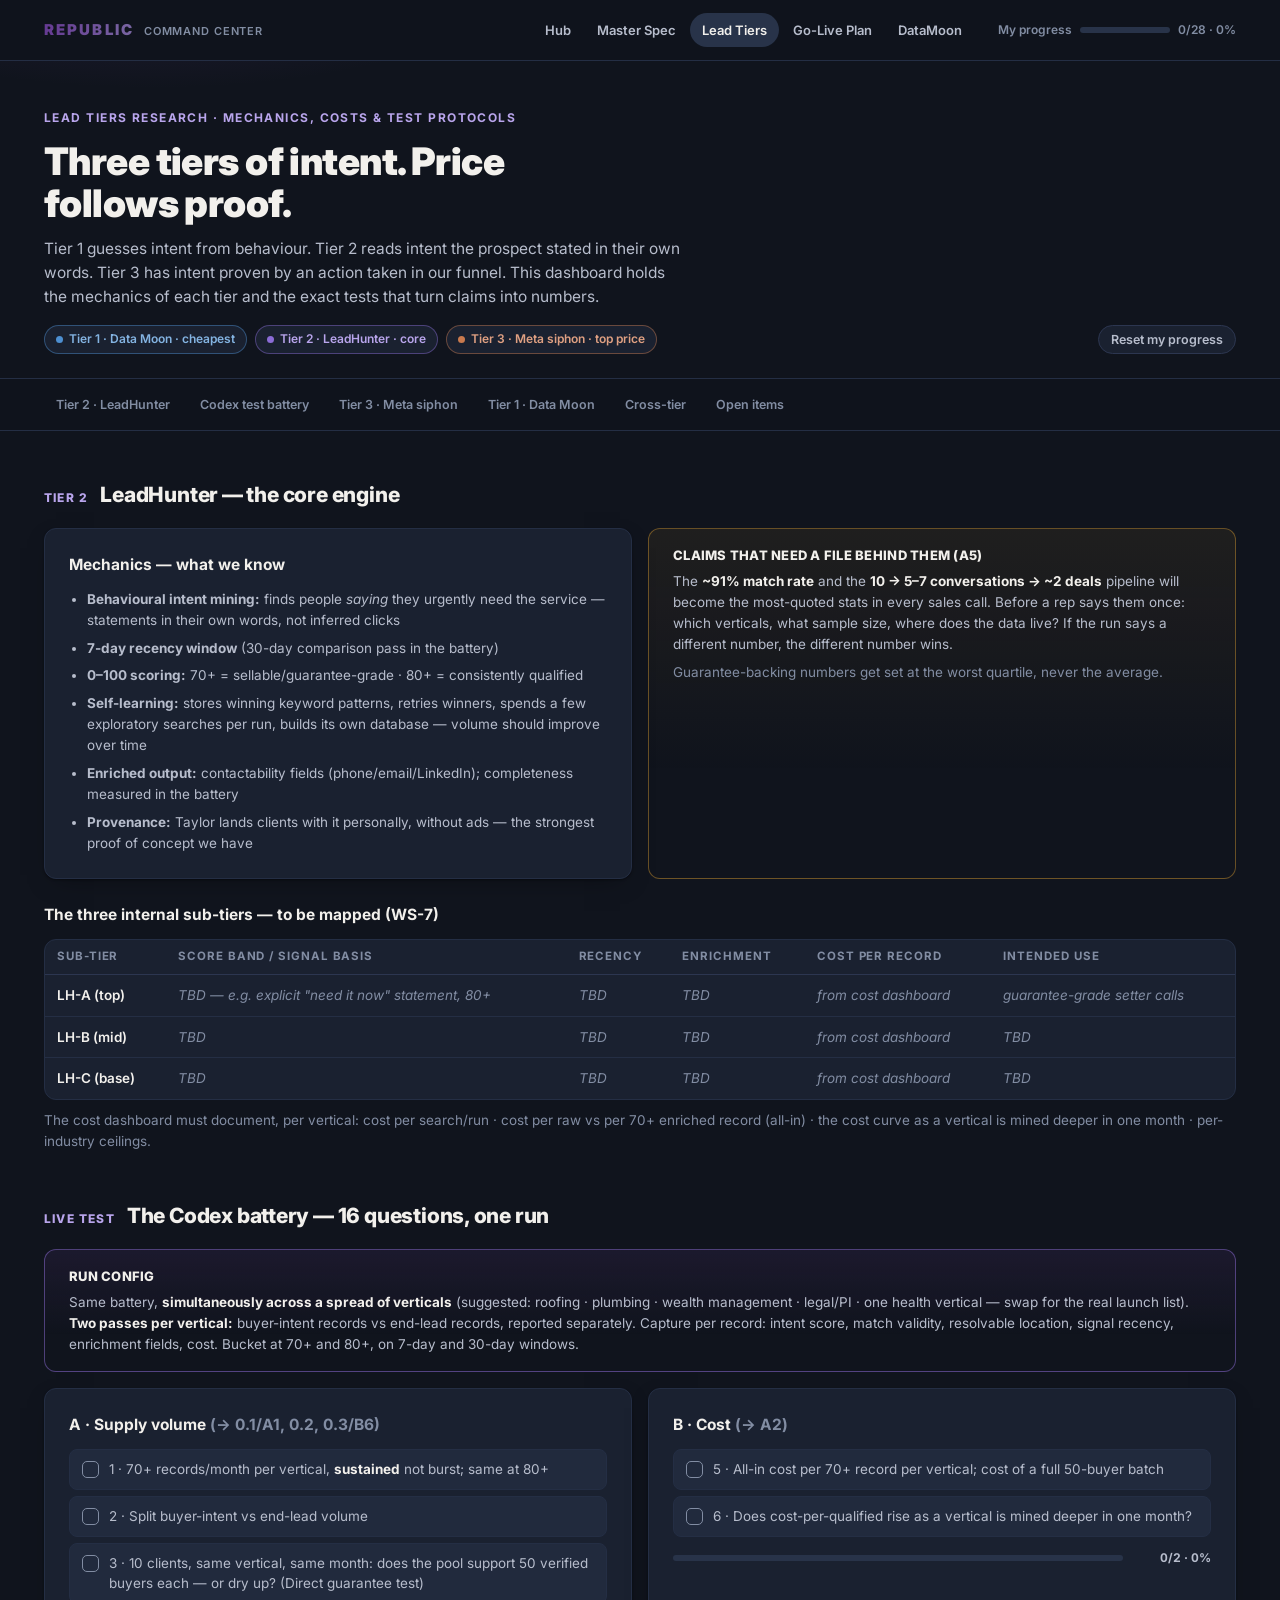
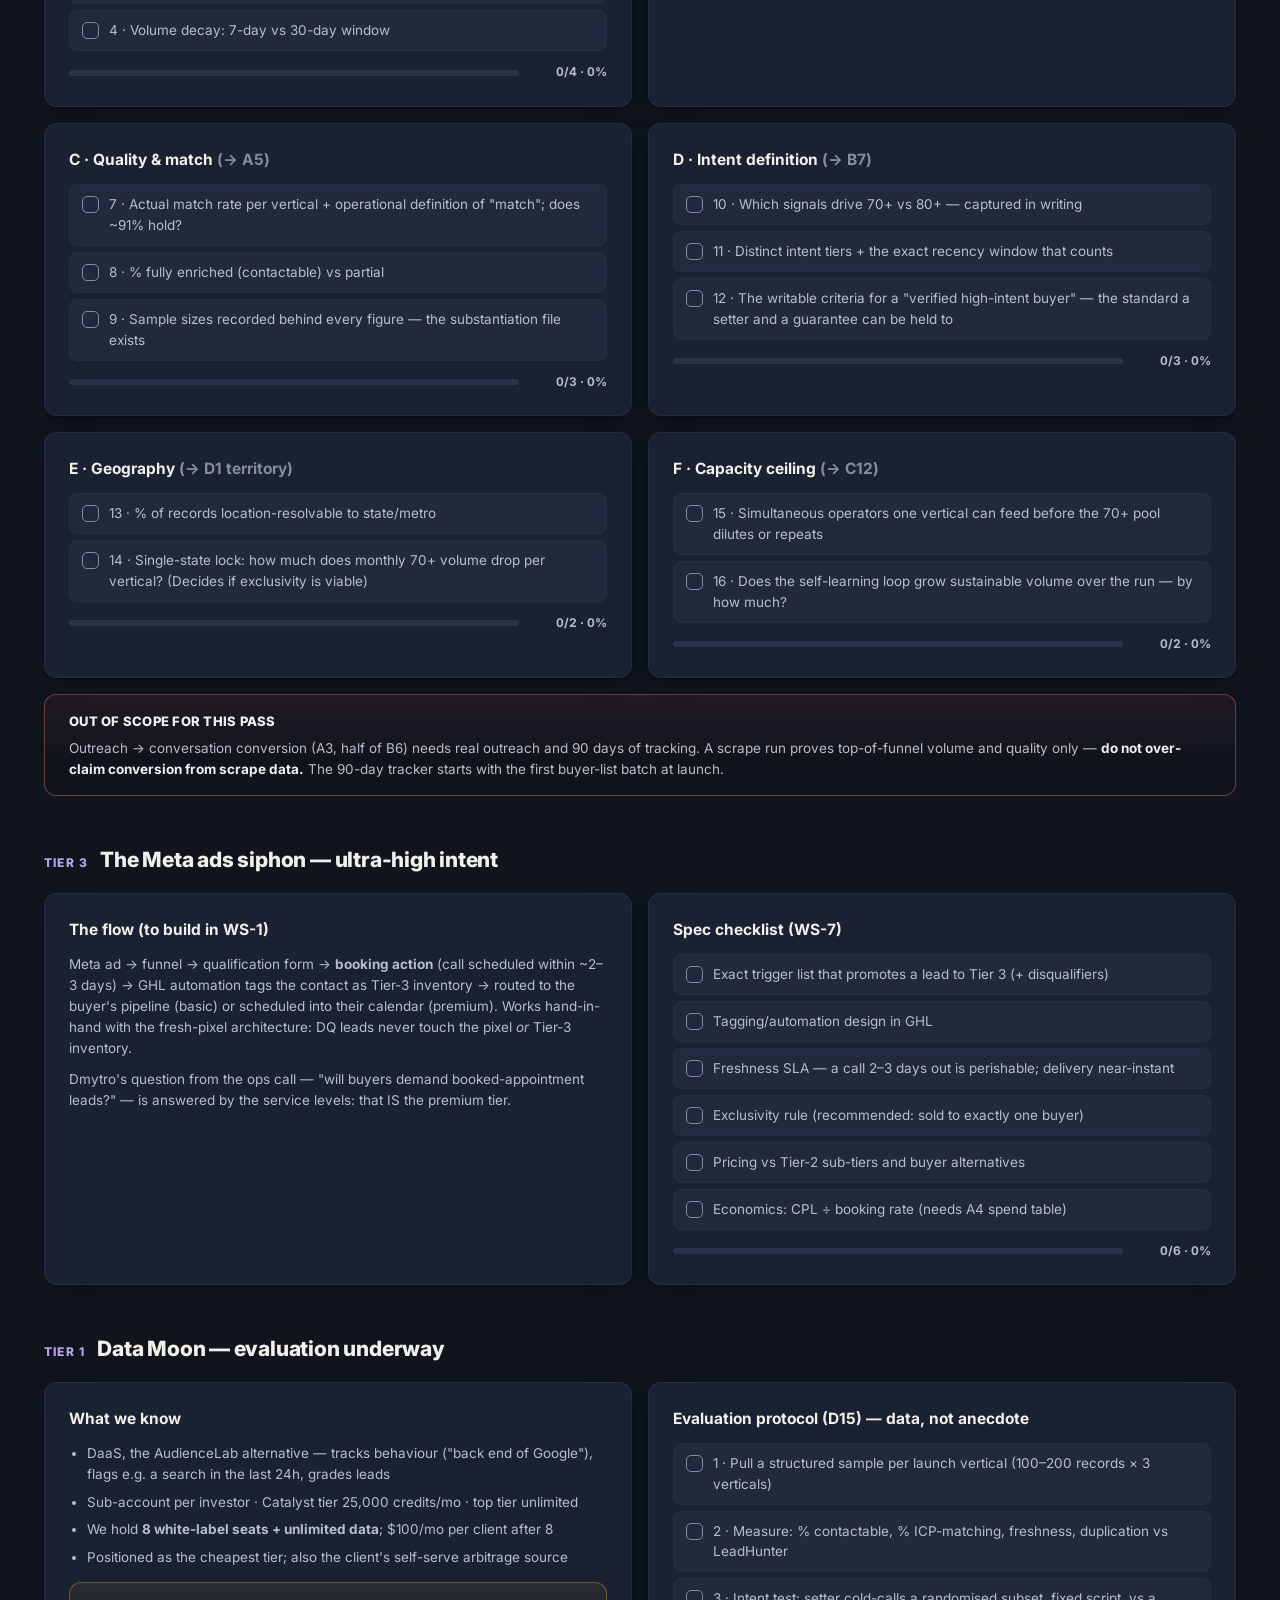
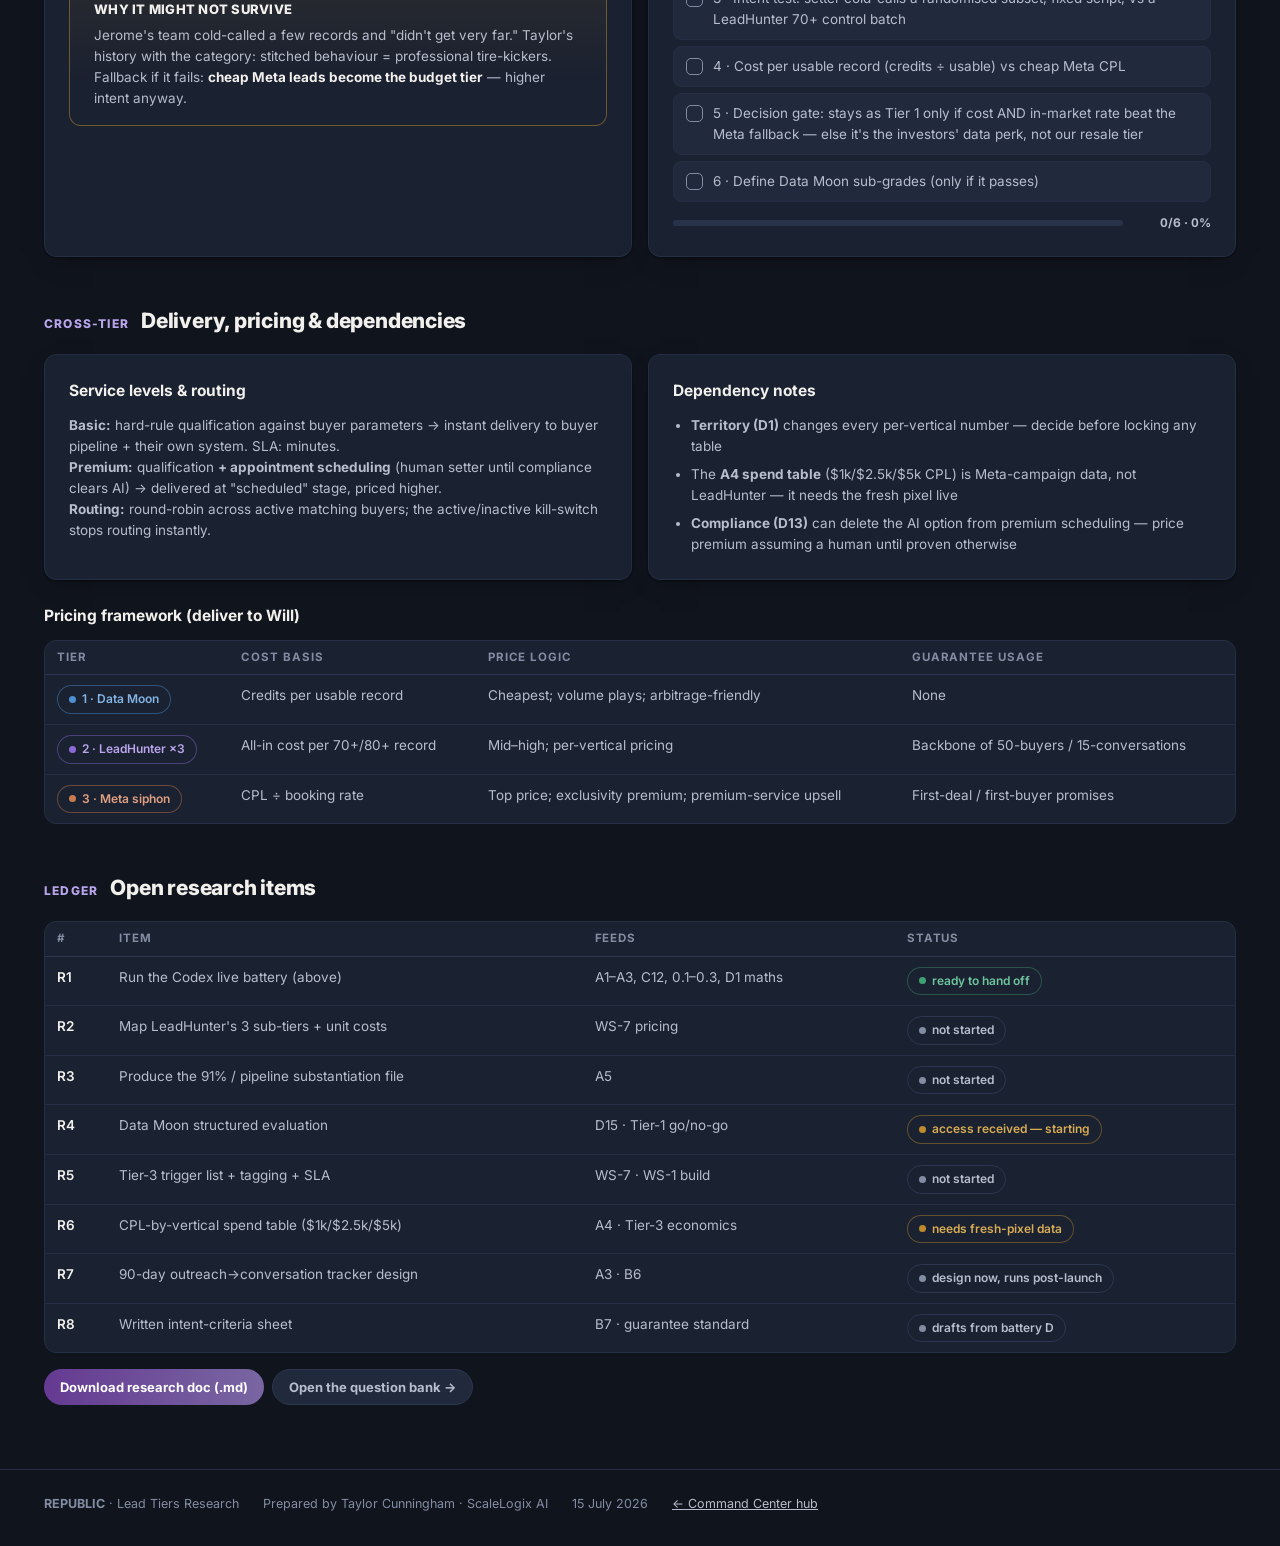
<file: research/index.html>
<!DOCTYPE html>
<html lang="en">
<head>
<meta charset="utf-8">
<meta name="viewport" content="width=device-width, initial-scale=1">
<meta name="robots" content="noindex">
<title>Lead Tiers Research — Republic Lead Gen</title>
<link rel="icon" href="data:image/svg+xml,%3Csvg xmlns='http://www.w3.org/2000/svg' viewBox='0 0 64 64'%3E%3Crect width='64' height='64' rx='14' fill='%2310141d'/%3E%3Ctext x='32' y='45' font-family='Arial' font-weight='900' font-size='36' fill='%238b6cd6' text-anchor='middle'%3ER%3C/text%3E%3C/svg%3E">
<link rel="preconnect" href="https://fonts.googleapis.com"><link rel="preconnect" href="https://fonts.gstatic.com" crossorigin>
<link href="https://fonts.googleapis.com/css2?family=Inter:wght@300;400;600;700;800;900&display=swap" rel="stylesheet">
<link rel="stylesheet" href="../assets/style.css">
</head>
<body data-page="research">

<header class="topbar">
  <div class="topbar-in">
    <a class="wordmark" href="../"><b><span>REPUBLIC</span></b><small>Command Center</small></a>
    <nav class="topnav" aria-label="Dashboards">
      <a href="../">Hub</a>
      <a href="../spec/">Master Spec</a>
      <a href="./" aria-current="page">Lead Tiers</a>
      <a href="../plan/">Go-Live Plan</a>
      <a href="../datamoon/">DataMoon</a>
    </nav>
    <div class="pageprog js-pageprog"><span>My progress</span><div class="bar"><i></i></div><span class="pct">0/0</span></div>
  </div>
</header>

<div class="hero">
  <div class="wrap">
    <div class="crumb">Lead Tiers Research · mechanics, costs &amp; test protocols</div>
    <h1>Three tiers of intent. Price follows proof.</h1>
    <p class="lede">Tier 1 guesses intent from behaviour. Tier 2 reads intent the prospect stated in their own words. Tier 3 has intent proven by an action taken in our funnel. This dashboard holds the mechanics of each tier and the exact tests that turn claims into numbers.</p>
    <div class="meta-chips">
      <span class="chip blue"><span class="dot blue"></span>Tier 1 · Data Moon · cheapest</span>
      <span class="chip acc"><span class="dot acc"></span>Tier 2 · LeadHunter · core</span>
      <span class="chip copper"><span class="dot copper"></span>Tier 3 · Meta siphon · top price</span>
      <button class="fbtn js-reset" type="button" style="margin-left:auto">Reset my progress</button>
    </div>
  </div>
</div>

<nav class="subnav" aria-label="Sections">
  <div class="subnav-in">
    <a href="#leadhunter">Tier 2 · LeadHunter</a><a href="#battery">Codex test battery</a><a href="#siphon">Tier 3 · Meta siphon</a><a href="#datamoon">Tier 1 · Data Moon</a><a href="#crosstier">Cross-tier</a><a href="#ledger">Open items</a>
  </div>
</nav>

<main class="wrap">

<section id="leadhunter">
  <div class="sec-head"><span class="k">TIER 2</span><h2>LeadHunter — the core engine</h2></div>
  <div class="grid g2">
    <div class="card">
      <h3>Mechanics — what we know</h3>
      <ul style="padding-left:18px;display:grid;gap:7px;font-size:13.5px;color:var(--ink-2)">
        <li><b>Behavioural intent mining:</b> finds people <i>saying</i> they urgently need the service — statements in their own words, not inferred clicks</li>
        <li><b>7-day recency window</b> (30-day comparison pass in the battery)</li>
        <li><b>0–100 scoring:</b> 70+ = sellable/guarantee-grade · 80+ = consistently qualified</li>
        <li><b>Self-learning:</b> stores winning keyword patterns, retries winners, spends a few exploratory searches per run, builds its own database — volume should improve over time</li>
        <li><b>Enriched output:</b> contactability fields (phone/email/LinkedIn); completeness measured in the battery</li>
        <li><b>Provenance:</b> Taylor lands clients with it personally, without ads — the strongest proof of concept we have</li>
      </ul>
    </div>
    <div class="callout warn">
      <div class="ttl">CLAIMS THAT NEED A FILE BEHIND THEM (A5)</div>
      <p>The <b>~91% match rate</b> and the <b>10 → 5–7 conversations → ~2 deals</b> pipeline will become the most-quoted stats in every sales call. Before a rep says them once: which verticals, what sample size, where does the data live? If the run says a different number, the different number wins.</p>
      <p style="margin-top:8px" class="mut">Guarantee-backing numbers get set at the worst quartile, never the average.</p>
    </div>
  </div>

  <h3 style="margin-top:24px">The three internal sub-tiers — to be mapped (WS-7)</h3>
  <div class="tbl-wrap"><table class="tbl">
    <thead><tr><th>Sub-tier</th><th>Score band / signal basis</th><th>Recency</th><th>Enrichment</th><th>Cost per record</th><th>Intended use</th></tr></thead>
    <tbody>
      <tr><td>LH-A (top)</td><td class="tbd">TBD — e.g. explicit "need it now" statement, 80+</td><td class="tbd">TBD</td><td class="tbd">TBD</td><td class="tbd">from cost dashboard</td><td class="tbd">guarantee-grade setter calls</td></tr>
      <tr><td>LH-B (mid)</td><td class="tbd">TBD</td><td class="tbd">TBD</td><td class="tbd">TBD</td><td class="tbd">from cost dashboard</td><td class="tbd">TBD</td></tr>
      <tr><td>LH-C (base)</td><td class="tbd">TBD</td><td class="tbd">TBD</td><td class="tbd">TBD</td><td class="tbd">from cost dashboard</td><td class="tbd">TBD</td></tr>
    </tbody>
  </table></div>
  <p class="note mut" style="margin-top:10px">The cost dashboard must document, per vertical: cost per search/run · cost per raw vs per 70+ enriched record (all-in) · the cost curve as a vertical is mined deeper in one month · per-industry ceilings.</p>
</section>

<section id="battery">
  <div class="sec-head"><span class="k">LIVE TEST</span><h2>The Codex battery — 16 questions, one run</h2></div>
  <div class="callout acc" style="margin-bottom:16px">
    <div class="ttl">RUN CONFIG</div>
    <p>Same battery, <b>simultaneously across a spread of verticals</b> (suggested: roofing · plumbing · wealth management · legal/PI · one health vertical — swap for the real launch list). <b>Two passes per vertical:</b> buyer-intent records vs end-lead records, reported separately. Capture per record: intent score, match validity, resolvable location, signal recency, enrichment fields, cost. Bucket at 70+ and 80+, on 7-day and 30-day windows.</p>
  </div>

  <div class="grid g2">
    <div class="card" data-scope="bat-a">
      <h3>A · Supply volume <span class="mut">(→ 0.1/A1, 0.2, 0.3/B6)</span></h3>
      <ul class="ck" style="margin-top:6px">
        <li><input type="checkbox" id="b1" data-key="bat-1"><label for="b1">1 · 70+ records/month per vertical, <b>sustained</b> not burst; same at 80+</label></li>
        <li><input type="checkbox" id="b2" data-key="bat-2"><label for="b2">2 · Split buyer-intent vs end-lead volume</label></li>
        <li><input type="checkbox" id="b3" data-key="bat-3"><label for="b3">3 · 10 clients, same vertical, same month: does the pool support 50 verified buyers each — or dry up? (Direct guarantee test)</label></li>
        <li><input type="checkbox" id="b4" data-key="bat-4"><label for="b4">4 · Volume decay: 7-day vs 30-day window</label></li>
      </ul>
      <div class="prog-row js-prog" data-for="bat-a"><div class="bar"><i></i></div><span class="pct"></span></div>
    </div>
    <div class="card" data-scope="bat-b">
      <h3>B · Cost <span class="mut">(→ A2)</span></h3>
      <ul class="ck" style="margin-top:6px">
        <li><input type="checkbox" id="b5" data-key="bat-5"><label for="b5">5 · All-in cost per 70+ record per vertical; cost of a full 50-buyer batch</label></li>
        <li><input type="checkbox" id="b6" data-key="bat-6"><label for="b6">6 · Does cost-per-qualified rise as a vertical is mined deeper in one month?</label></li>
      </ul>
      <div class="prog-row js-prog" data-for="bat-b"><div class="bar"><i></i></div><span class="pct"></span></div>
    </div>
    <div class="card" data-scope="bat-c">
      <h3>C · Quality &amp; match <span class="mut">(→ A5)</span></h3>
      <ul class="ck" style="margin-top:6px">
        <li><input type="checkbox" id="b7" data-key="bat-7"><label for="b7">7 · Actual match rate per vertical + operational definition of "match"; does ~91% hold?</label></li>
        <li><input type="checkbox" id="b8" data-key="bat-8"><label for="b8">8 · % fully enriched (contactable) vs partial</label></li>
        <li><input type="checkbox" id="b9" data-key="bat-9"><label for="b9">9 · Sample sizes recorded behind every figure — the substantiation file exists</label></li>
      </ul>
      <div class="prog-row js-prog" data-for="bat-c"><div class="bar"><i></i></div><span class="pct"></span></div>
    </div>
    <div class="card" data-scope="bat-d">
      <h3>D · Intent definition <span class="mut">(→ B7)</span></h3>
      <ul class="ck" style="margin-top:6px">
        <li><input type="checkbox" id="b10" data-key="bat-10"><label for="b10">10 · Which signals drive 70+ vs 80+ — captured in writing</label></li>
        <li><input type="checkbox" id="b11" data-key="bat-11"><label for="b11">11 · Distinct intent tiers + the exact recency window that counts</label></li>
        <li><input type="checkbox" id="b12" data-key="bat-12"><label for="b12">12 · The writable criteria for a "verified high-intent buyer" — the standard a setter and a guarantee can be held to</label></li>
      </ul>
      <div class="prog-row js-prog" data-for="bat-d"><div class="bar"><i></i></div><span class="pct"></span></div>
    </div>
    <div class="card" data-scope="bat-e">
      <h3>E · Geography <span class="mut">(→ D1 territory)</span></h3>
      <ul class="ck" style="margin-top:6px">
        <li><input type="checkbox" id="b13" data-key="bat-13"><label for="b13">13 · % of records location-resolvable to state/metro</label></li>
        <li><input type="checkbox" id="b14" data-key="bat-14"><label for="b14">14 · Single-state lock: how much does monthly 70+ volume drop per vertical? (Decides if exclusivity is viable)</label></li>
      </ul>
      <div class="prog-row js-prog" data-for="bat-e"><div class="bar"><i></i></div><span class="pct"></span></div>
    </div>
    <div class="card" data-scope="bat-f">
      <h3>F · Capacity ceiling <span class="mut">(→ C12)</span></h3>
      <ul class="ck" style="margin-top:6px">
        <li><input type="checkbox" id="b15" data-key="bat-15"><label for="b15">15 · Simultaneous operators one vertical can feed before the 70+ pool dilutes or repeats</label></li>
        <li><input type="checkbox" id="b16" data-key="bat-16"><label for="b16">16 · Does the self-learning loop grow sustainable volume over the run — by how much?</label></li>
      </ul>
      <div class="prog-row js-prog" data-for="bat-f"><div class="bar"><i></i></div><span class="pct"></span></div>
    </div>
  </div>

  <div class="callout risk" style="margin-top:16px">
    <div class="ttl">OUT OF SCOPE FOR THIS PASS</div>
    <p>Outreach → conversation conversion (A3, half of B6) needs real outreach and 90 days of tracking. A scrape run proves top-of-funnel volume and quality only — <b>do not over-claim conversion from scrape data.</b> The 90-day tracker starts with the first buyer-list batch at launch.</p>
  </div>
</section>

<section id="siphon">
  <div class="sec-head"><span class="k">TIER 3</span><h2>The Meta ads siphon — ultra-high intent</h2></div>
  <div class="grid g2">
    <div class="card">
      <h3>The flow (to build in WS-1)</h3>
      <p class="note">Meta ad → funnel → qualification form → <b>booking action</b> (call scheduled within ~2–3 days) → GHL automation tags the contact as Tier-3 inventory → routed to the buyer's pipeline (basic) or scheduled into their calendar (premium). Works hand-in-hand with the fresh-pixel architecture: DQ leads never touch the pixel <i>or</i> Tier-3 inventory.</p>
      <p class="note" style="margin-top:10px">Dmytro's question from the ops call — "will buyers demand booked-appointment leads?" — is answered by the service levels: that IS the premium tier.</p>
    </div>
    <div class="card" data-scope="siphon">
      <h3>Spec checklist (WS-7)</h3>
      <ul class="ck" style="margin-top:6px">
        <li><input type="checkbox" id="s1" data-key="sip-1"><label for="s1">Exact trigger list that promotes a lead to Tier 3 (+ disqualifiers)</label></li>
        <li><input type="checkbox" id="s2" data-key="sip-2"><label for="s2">Tagging/automation design in GHL</label></li>
        <li><input type="checkbox" id="s3" data-key="sip-3"><label for="s3">Freshness SLA — a call 2–3 days out is perishable; delivery near-instant</label></li>
        <li><input type="checkbox" id="s4" data-key="sip-4"><label for="s4">Exclusivity rule (recommended: sold to exactly one buyer)</label></li>
        <li><input type="checkbox" id="s5" data-key="sip-5"><label for="s5">Pricing vs Tier-2 sub-tiers and buyer alternatives</label></li>
        <li><input type="checkbox" id="s6" data-key="sip-6"><label for="s6">Economics: CPL ÷ booking rate (needs A4 spend table)</label></li>
      </ul>
      <div class="prog-row js-prog" data-for="siphon"><div class="bar"><i></i></div><span class="pct"></span></div>
    </div>
  </div>
</section>

<section id="datamoon">
  <div class="sec-head"><span class="k">TIER 1</span><h2>Data Moon — evaluation underway</h2></div>
  <div class="grid g2">
    <div class="card">
      <h3>What we know</h3>
      <ul style="padding-left:18px;display:grid;gap:7px;font-size:13.5px;color:var(--ink-2)">
        <li>DaaS, the AudienceLab alternative — tracks behaviour ("back end of Google"), flags e.g. a search in the last 24h, grades leads</li>
        <li>Sub-account per investor · Catalyst tier 25,000 credits/mo · top tier unlimited</li>
        <li>We hold <b>8 white-label seats + unlimited data</b>; $100/mo per client after 8</li>
        <li>Positioned as the cheapest tier; also the client's self-serve arbitrage source</li>
      </ul>
      <div class="callout warn" style="margin-top:14px">
        <div class="ttl">WHY IT MIGHT NOT SURVIVE</div>
        <p>Jerome's team cold-called a few records and "didn't get very far." Taylor's history with the category: stitched behaviour = professional tire-kickers. Fallback if it fails: <b>cheap Meta leads become the budget tier</b> — higher intent anyway.</p>
      </div>
    </div>
    <div class="card" data-scope="dmoon">
      <h3>Evaluation protocol (D15) — data, not anecdote</h3>
      <ul class="ck" style="margin-top:6px">
        <li><input type="checkbox" id="d1" data-key="dm-1"><label for="d1">1 · Pull a structured sample per launch vertical (100–200 records × 3 verticals)</label></li>
        <li><input type="checkbox" id="d2" data-key="dm-2"><label for="d2">2 · Measure: % contactable, % ICP-matching, freshness, duplication vs LeadHunter</label></li>
        <li><input type="checkbox" id="d3" data-key="dm-3"><label for="d3">3 · Intent test: setter cold-calls a randomised subset, fixed script, vs a LeadHunter 70+ control batch</label></li>
        <li><input type="checkbox" id="d4" data-key="dm-4"><label for="d4">4 · Cost per usable record (credits ÷ usable) vs cheap Meta CPL</label></li>
        <li><input type="checkbox" id="d5" data-key="dm-5"><label for="d5">5 · Decision gate: stays as Tier 1 only if cost AND in-market rate beat the Meta fallback — else it's the investors' data perk, not our resale tier</label></li>
        <li><input type="checkbox" id="d6" data-key="dm-6"><label for="d6">6 · Define Data Moon sub-grades (only if it passes)</label></li>
      </ul>
      <div class="prog-row js-prog" data-for="dmoon"><div class="bar"><i></i></div><span class="pct"></span></div>
    </div>
  </div>
</section>

<section id="crosstier">
  <div class="sec-head"><span class="k">CROSS-TIER</span><h2>Delivery, pricing &amp; dependencies</h2></div>
  <div class="grid g2">
    <div class="card">
      <h3>Service levels &amp; routing</h3>
      <p class="note"><b>Basic:</b> hard-rule qualification against buyer parameters → instant delivery to buyer pipeline + their own system. SLA: minutes.<br><b>Premium:</b> qualification <b>+ appointment scheduling</b> (human setter until compliance clears AI) → delivered at "scheduled" stage, priced higher.<br><b>Routing:</b> round-robin across active matching buyers; the active/inactive kill-switch stops routing instantly.</p>
    </div>
    <div class="card">
      <h3>Dependency notes</h3>
      <ul style="padding-left:18px;display:grid;gap:7px;font-size:13.5px;color:var(--ink-2)">
        <li><b>Territory (D1)</b> changes every per-vertical number — decide before locking any table</li>
        <li>The <b>A4 spend table</b> ($1k/$2.5k/$5k CPL) is Meta-campaign data, not LeadHunter — it needs the fresh pixel live</li>
        <li><b>Compliance (D13)</b> can delete the AI option from premium scheduling — price premium assuming a human until proven otherwise</li>
      </ul>
    </div>
  </div>
  <h3 style="margin-top:24px">Pricing framework (deliver to Will)</h3>
  <div class="tbl-wrap"><table class="tbl">
    <thead><tr><th>Tier</th><th>Cost basis</th><th>Price logic</th><th>Guarantee usage</th></tr></thead>
    <tbody>
      <tr><td><span class="chip blue"><span class="dot blue"></span>1 · Data Moon</span></td><td>Credits per usable record</td><td>Cheapest; volume plays; arbitrage-friendly</td><td>None</td></tr>
      <tr><td><span class="chip acc"><span class="dot acc"></span>2 · LeadHunter ×3</span></td><td>All-in cost per 70+/80+ record</td><td>Mid–high; per-vertical pricing</td><td>Backbone of 50-buyers / 15-conversations</td></tr>
      <tr><td><span class="chip copper"><span class="dot copper"></span>3 · Meta siphon</span></td><td>CPL ÷ booking rate</td><td>Top price; exclusivity premium; premium-service upsell</td><td>First-deal / first-buyer promises</td></tr>
    </tbody>
  </table></div>
</section>

<section id="ledger">
  <div class="sec-head"><span class="k">LEDGER</span><h2>Open research items</h2></div>
  <div class="tbl-wrap"><table class="tbl">
    <thead><tr><th>#</th><th>Item</th><th>Feeds</th><th>Status</th></tr></thead>
    <tbody>
      <tr><td>R1</td><td>Run the Codex live battery (above)</td><td>A1–A3, C12, 0.1–0.3, D1 maths</td><td><span class="chip ok"><span class="dot ok"></span>ready to hand off</span></td></tr>
      <tr><td>R2</td><td>Map LeadHunter's 3 sub-tiers + unit costs</td><td>WS-7 pricing</td><td><span class="chip"><span class="dot mut"></span>not started</span></td></tr>
      <tr><td>R3</td><td>Produce the 91% / pipeline substantiation file</td><td>A5</td><td><span class="chip"><span class="dot mut"></span>not started</span></td></tr>
      <tr><td>R4</td><td>Data Moon structured evaluation</td><td>D15 · Tier-1 go/no-go</td><td><span class="chip warn"><span class="dot warn"></span>access received — starting</span></td></tr>
      <tr><td>R5</td><td>Tier-3 trigger list + tagging + SLA</td><td>WS-7 · WS-1 build</td><td><span class="chip"><span class="dot mut"></span>not started</span></td></tr>
      <tr><td>R6</td><td>CPL-by-vertical spend table ($1k/$2.5k/$5k)</td><td>A4 · Tier-3 economics</td><td><span class="chip warn"><span class="dot warn"></span>needs fresh-pixel data</span></td></tr>
      <tr><td>R7</td><td>90-day outreach→conversation tracker design</td><td>A3 · B6</td><td><span class="chip"><span class="dot mut"></span>design now, runs post-launch</span></td></tr>
      <tr><td>R8</td><td>Written intent-criteria sheet</td><td>B7 · guarantee standard</td><td><span class="chip"><span class="dot mut"></span>drafts from battery D</span></td></tr>
    </tbody>
  </table></div>
  <div class="meta-chips" style="margin-top:16px">
    <a class="btn" href="../downloads/LeadTiers_Research_2026-07-15.md" download>Download research doc (.md)</a>
    <a class="btn ghost" href="../spec/#questions">Open the question bank →</a>
  </div>
</section>

</main>

<footer>
  <div class="wrap">
    <span><b>REPUBLIC</b> · Lead Tiers Research</span>
    <span>Prepared by Taylor Cunningham · ScaleLogix AI</span>
    <span>15 July 2026</span>
    <span class="mut"><a href="../">← Command Center hub</a></span>
  </div>
</footer>

<script src="../assets/app.js"></script>
</body>
</html>
</file>
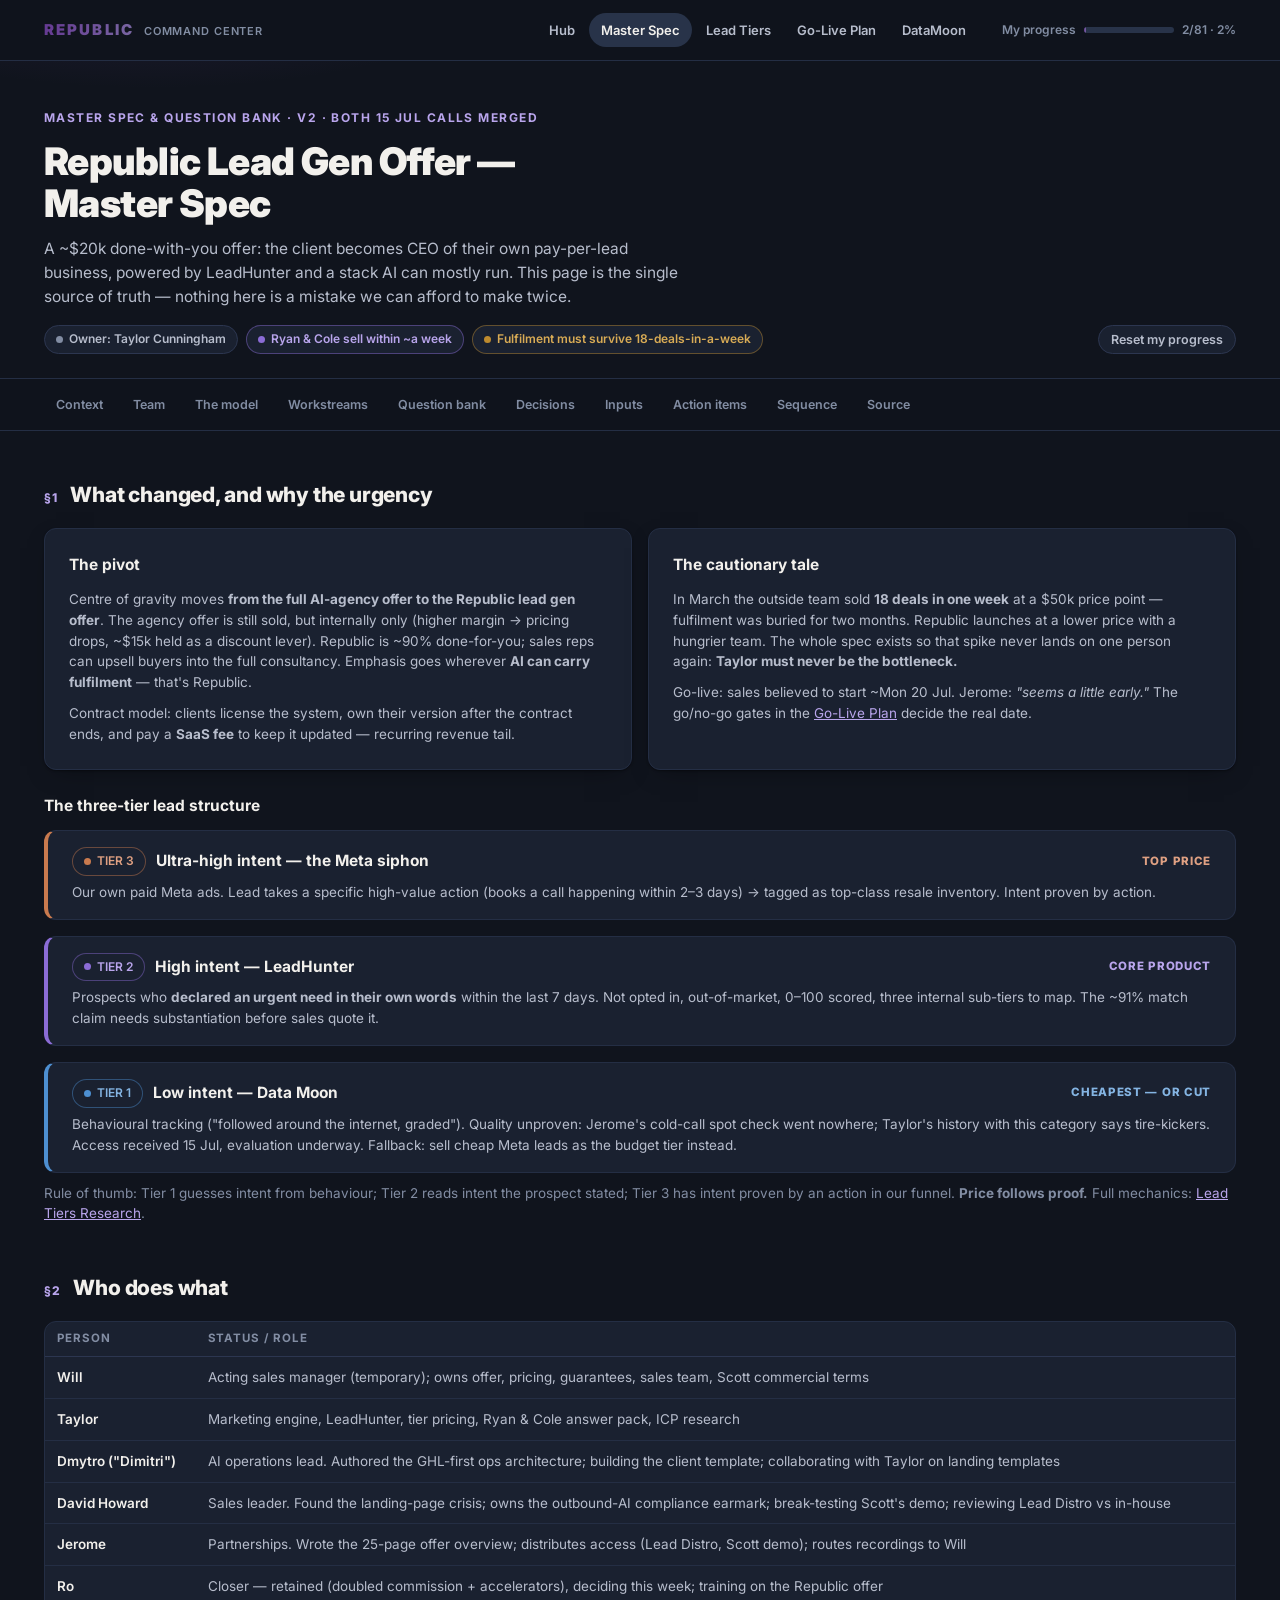
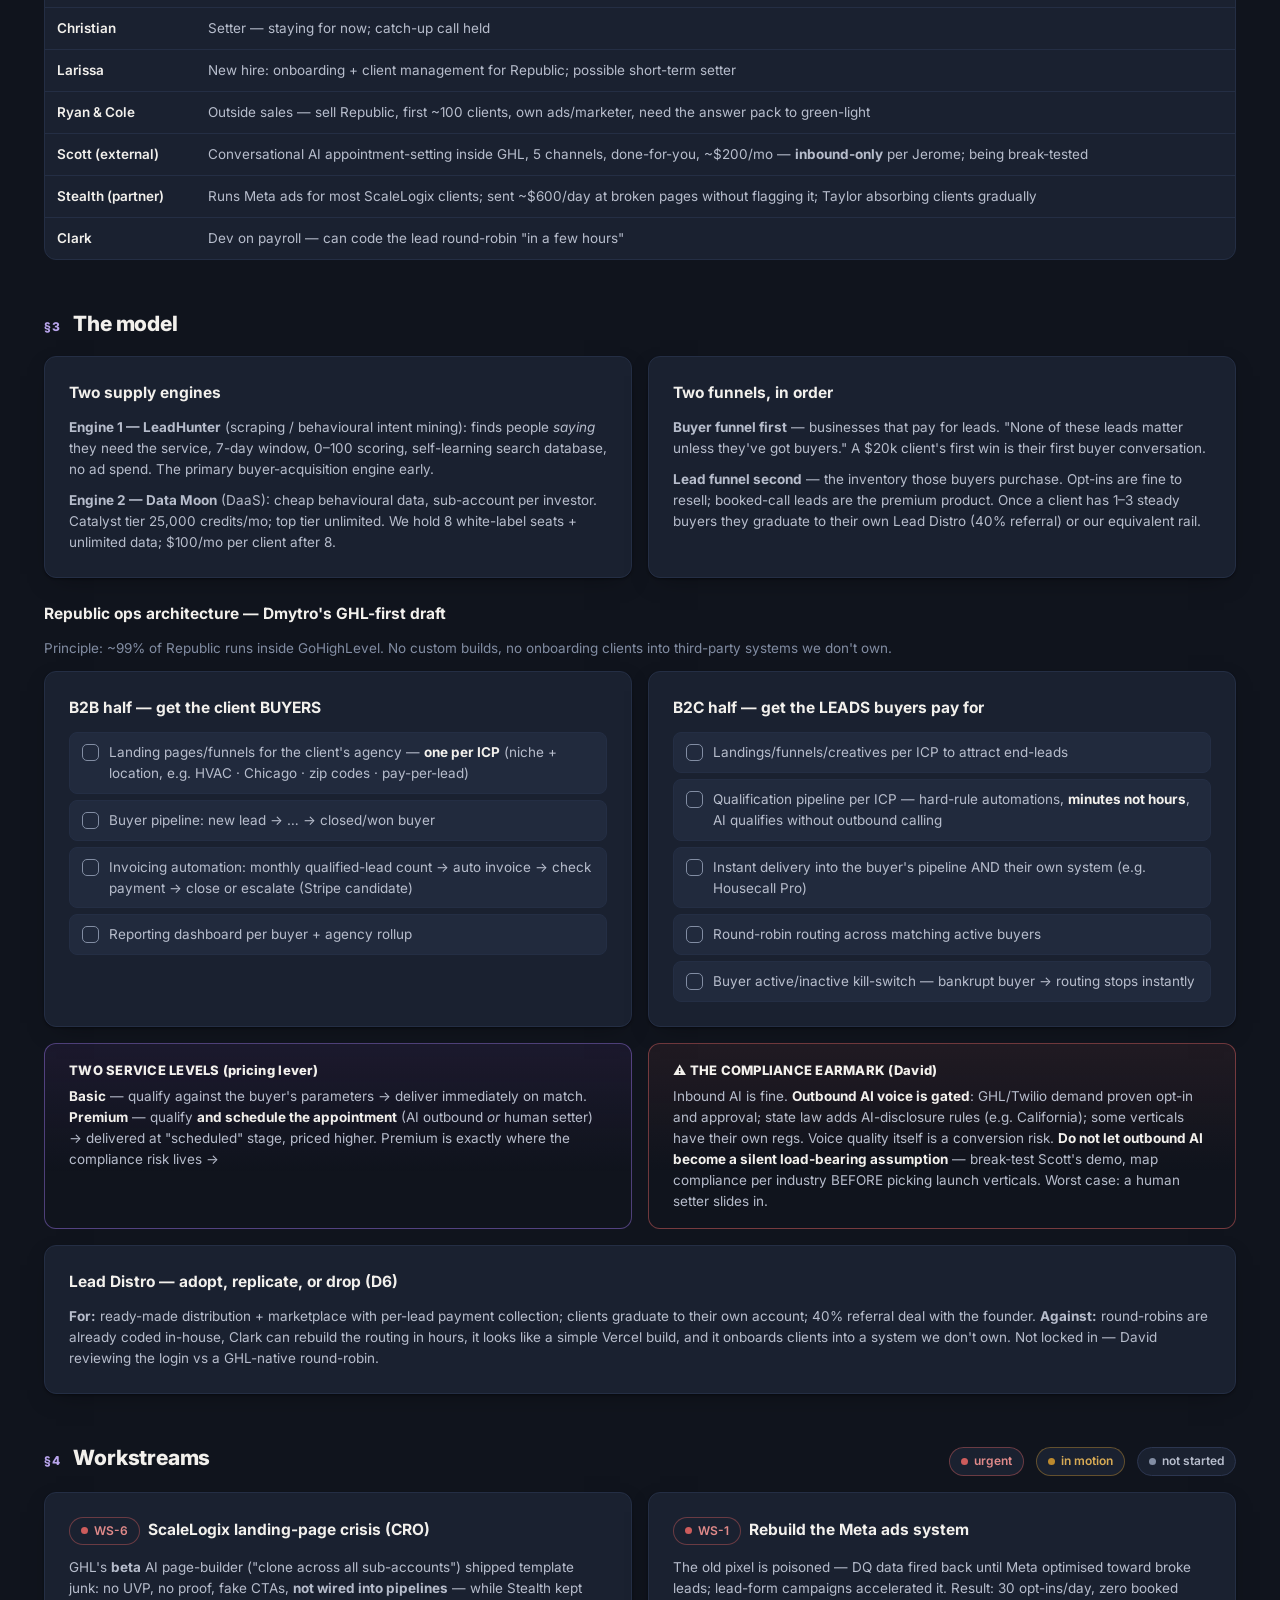
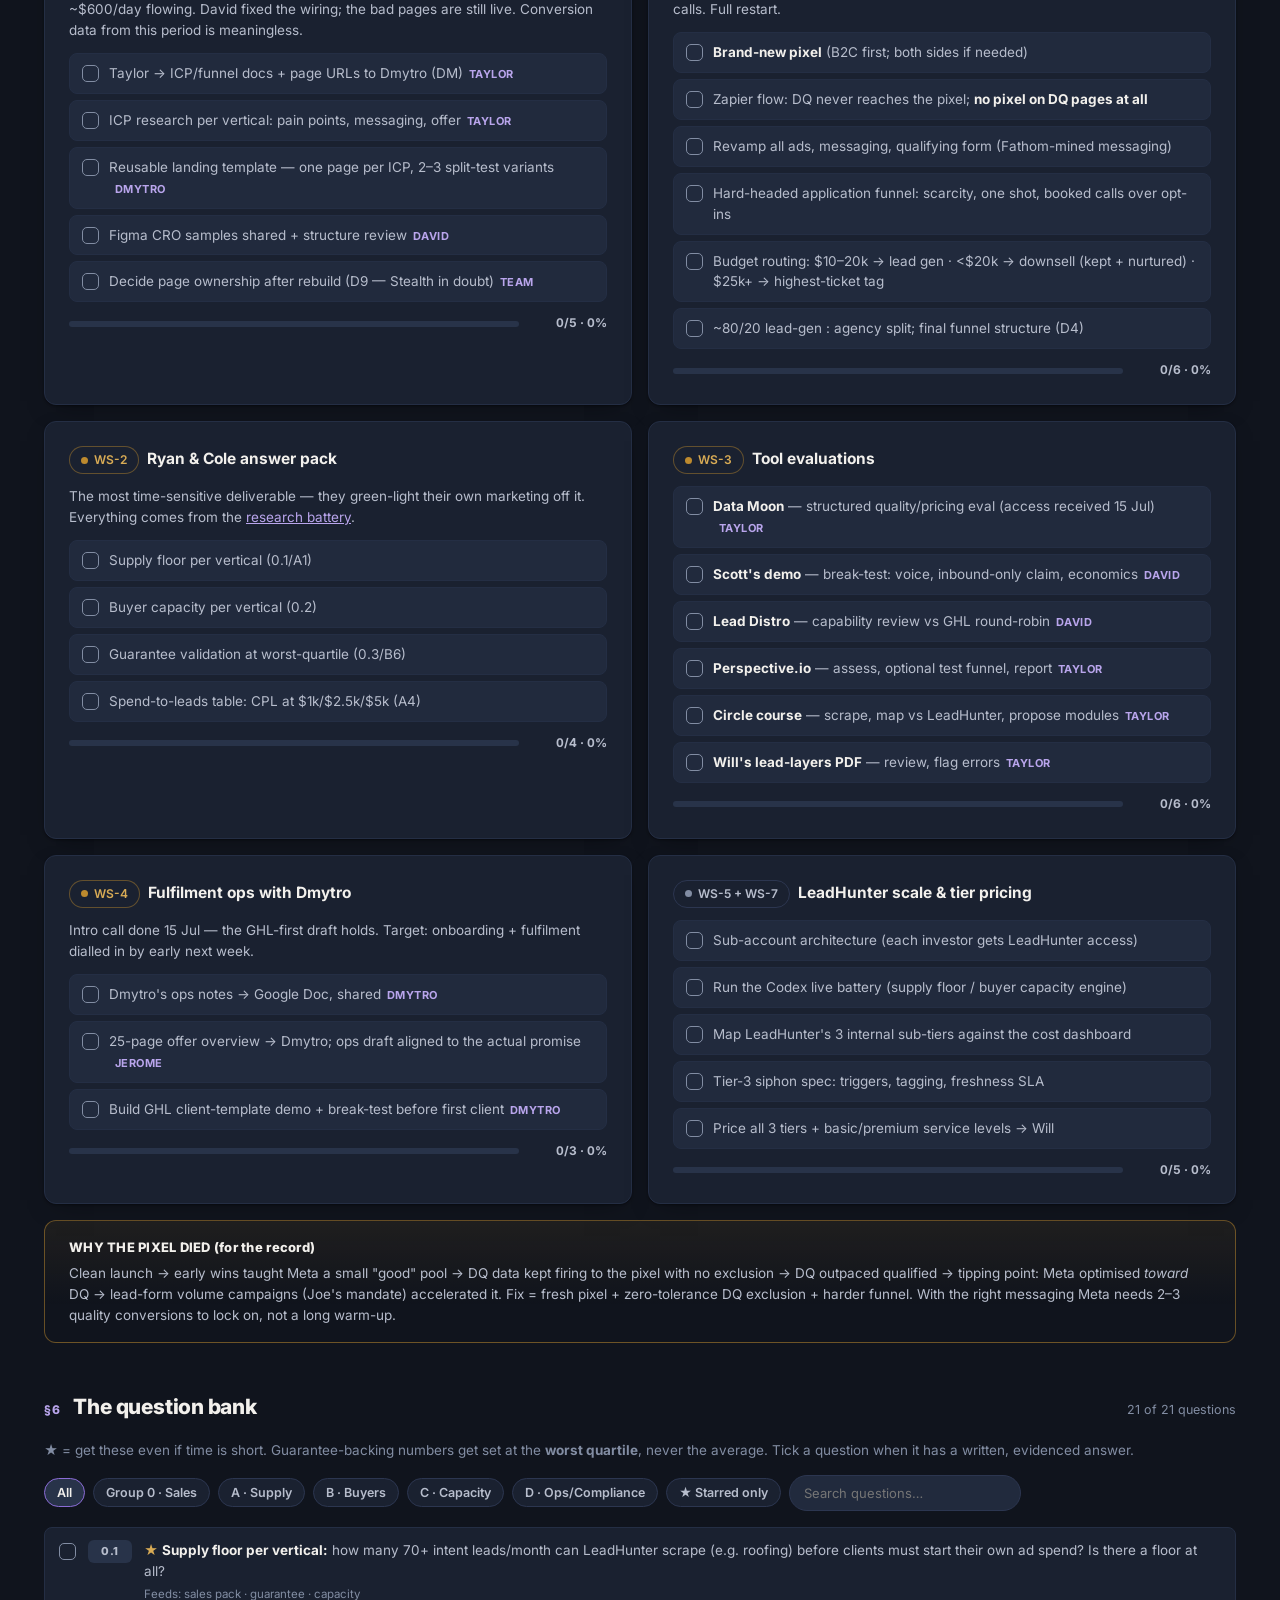
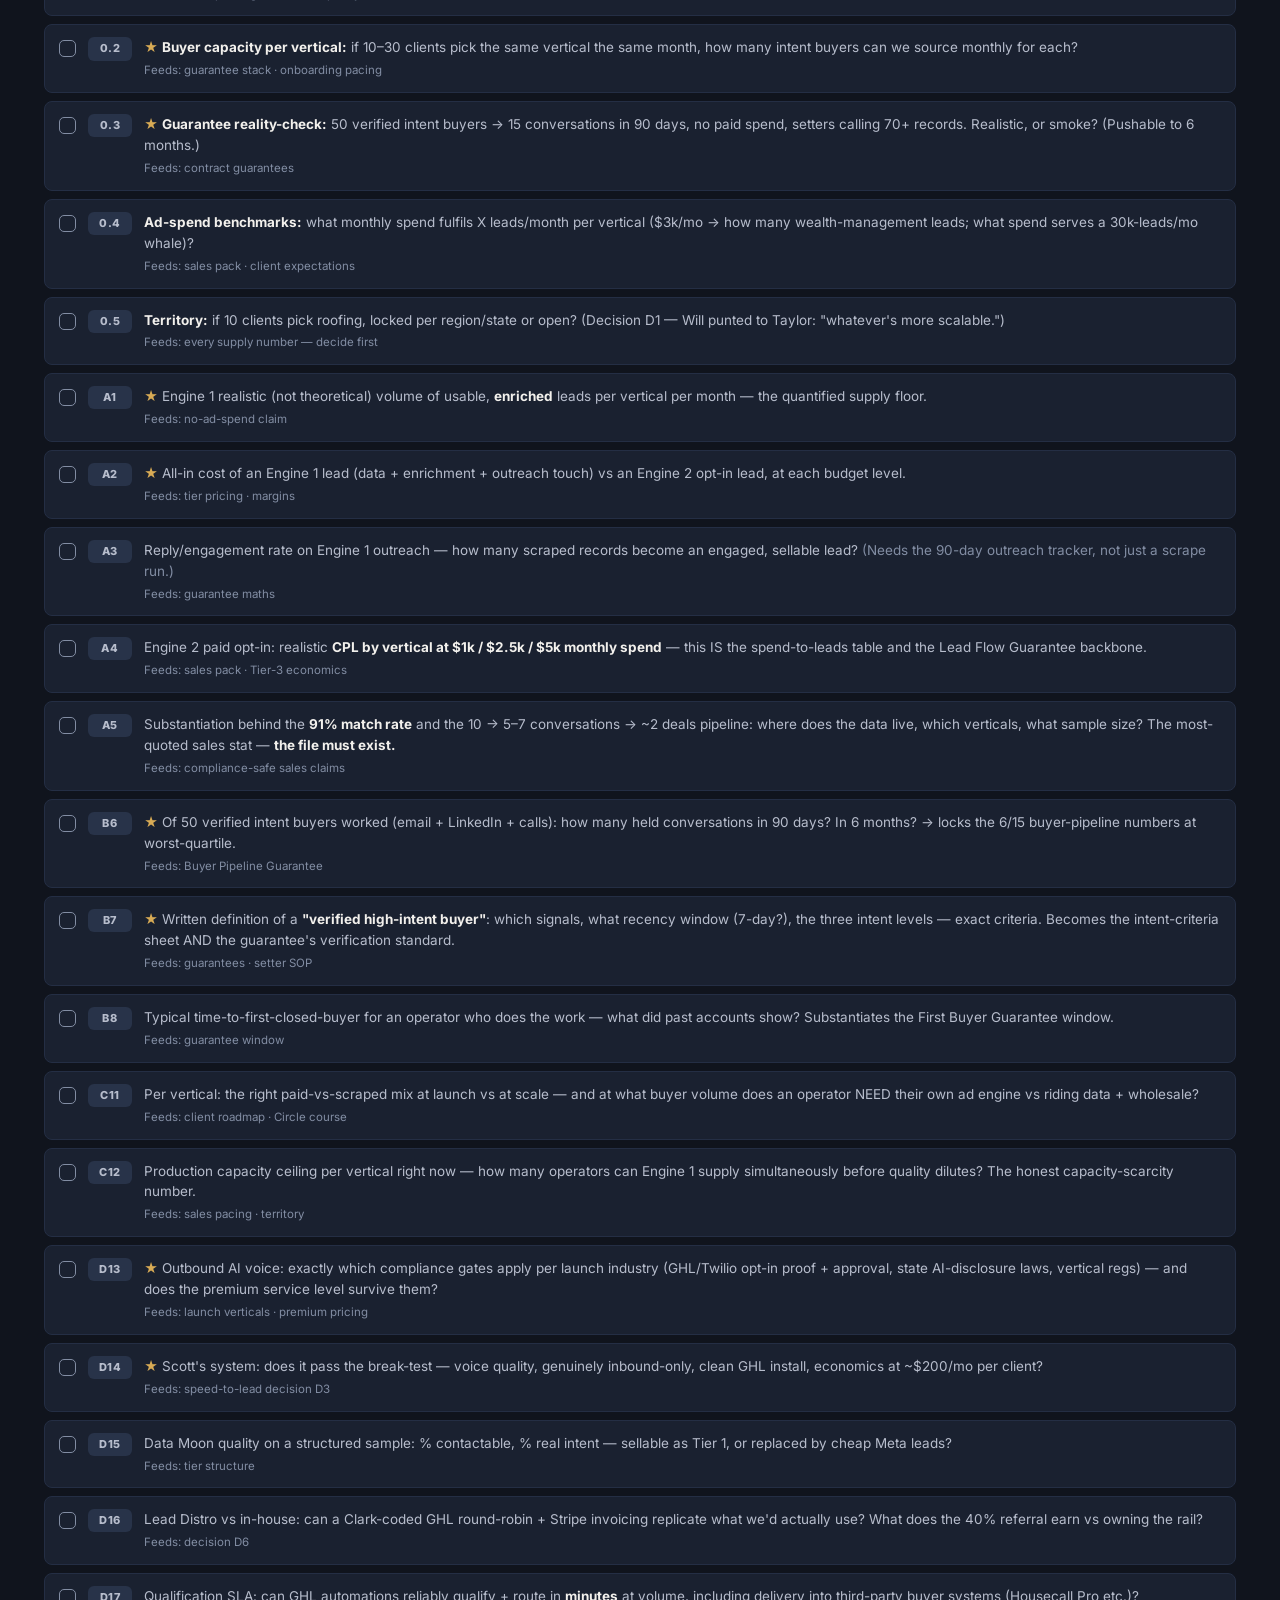
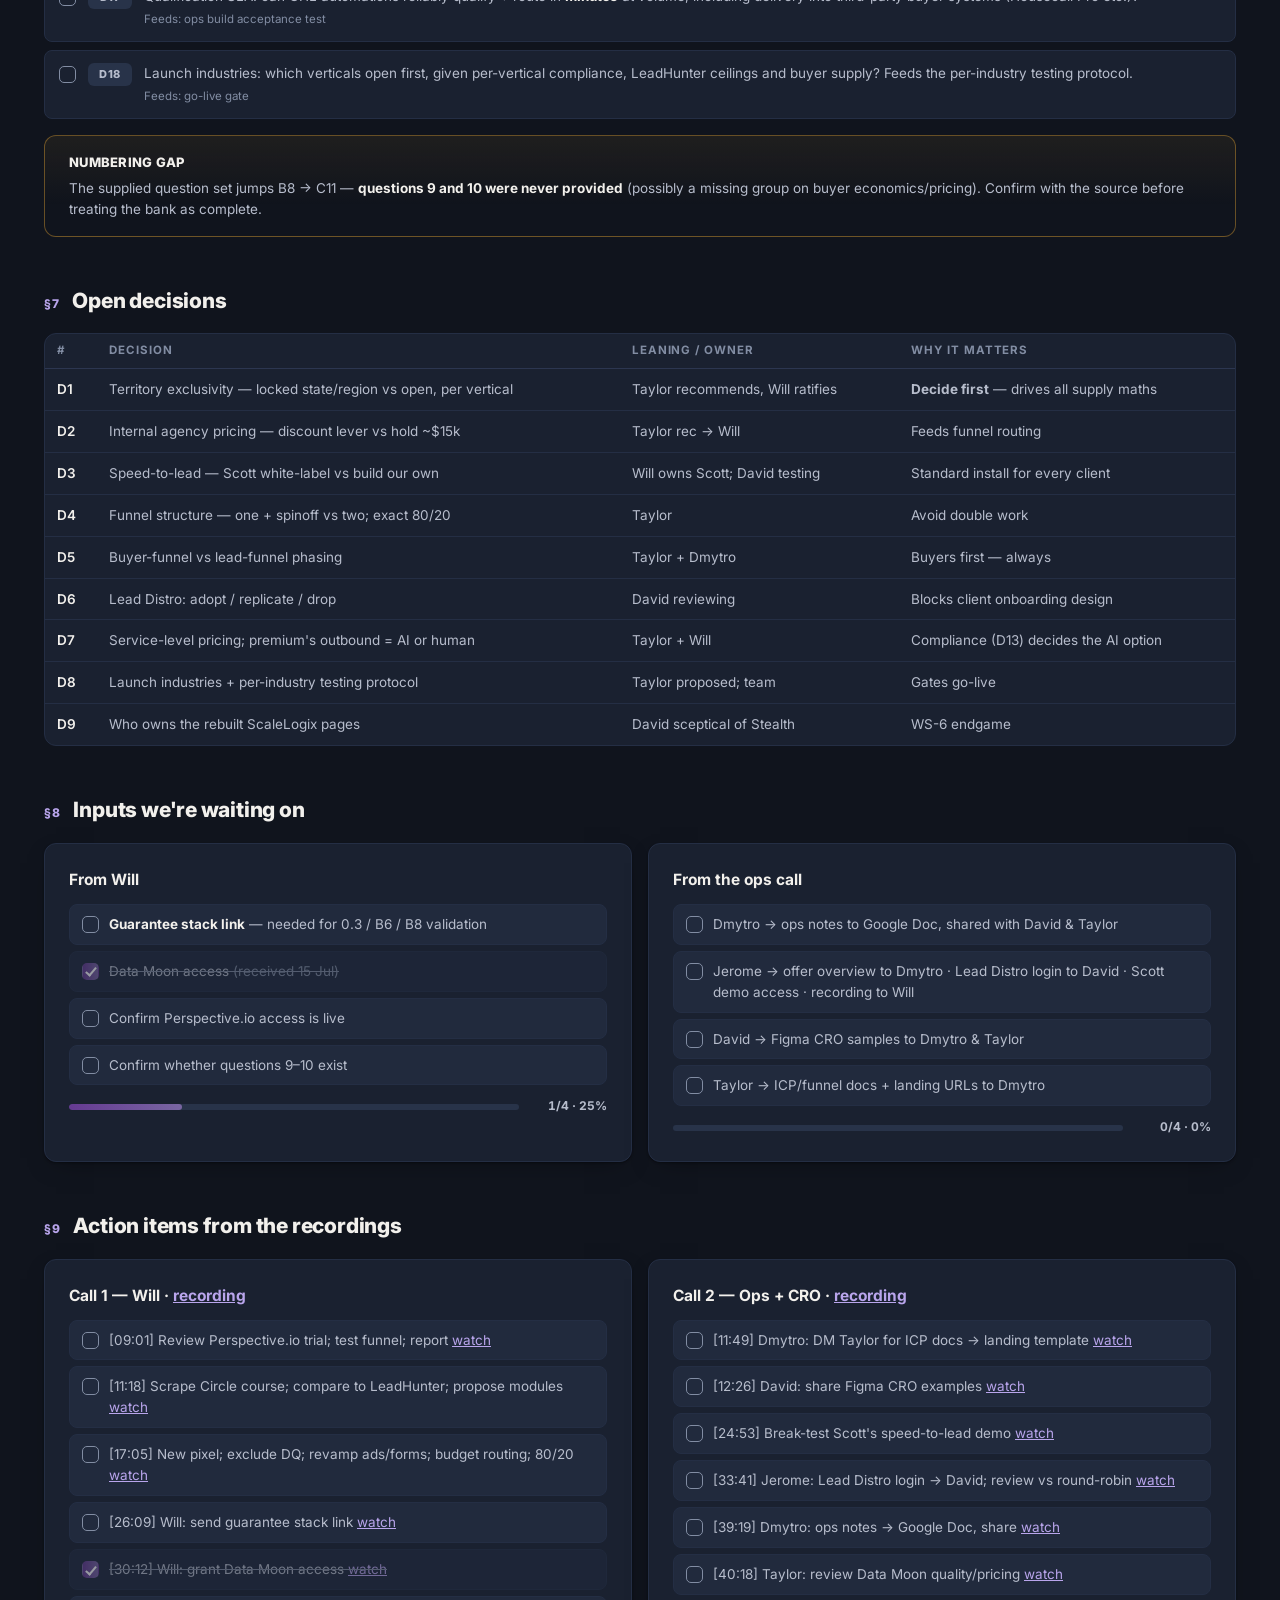
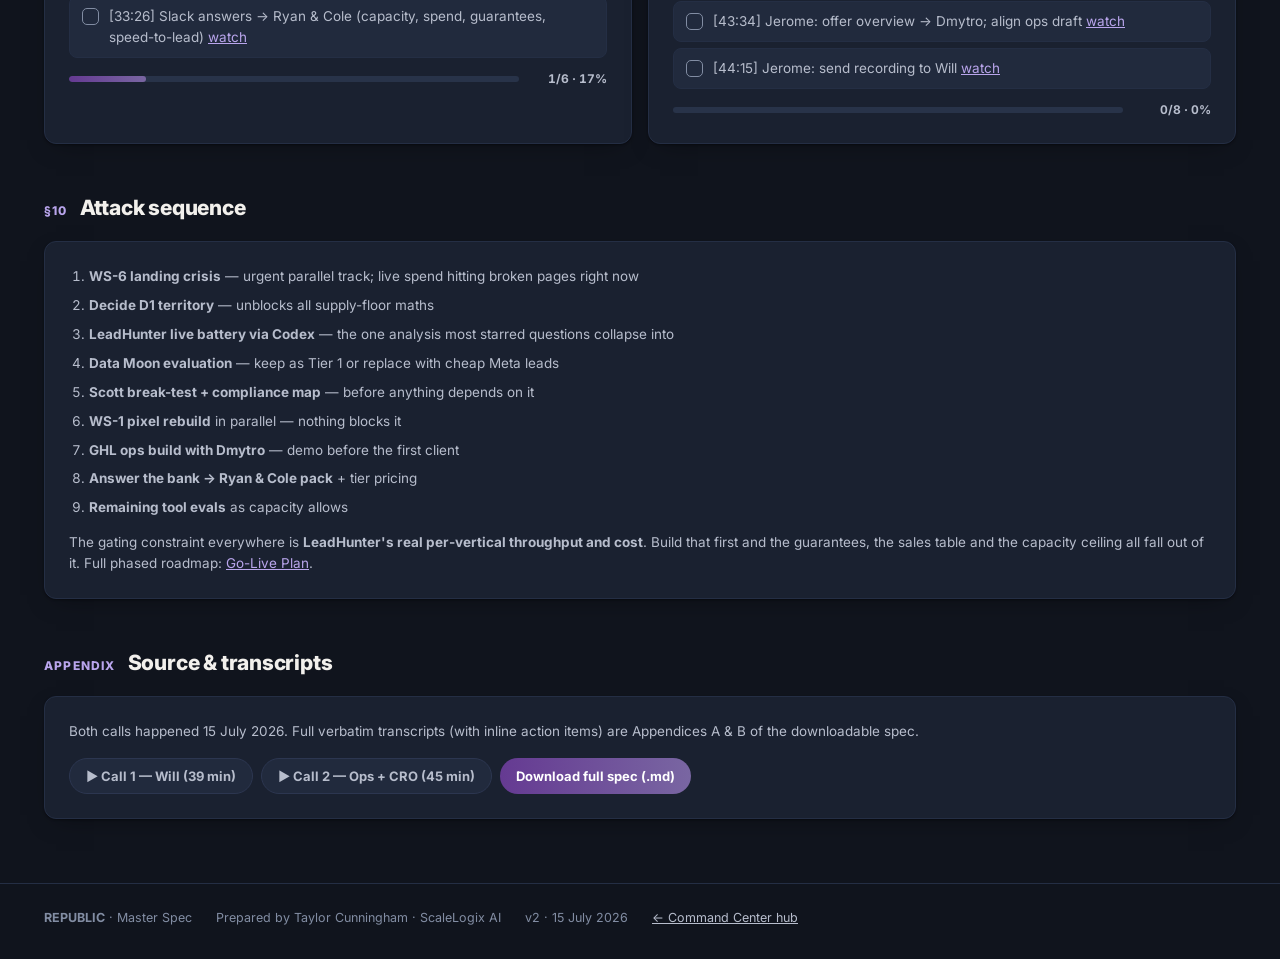
<file: spec/index.html>
<!DOCTYPE html>
<html lang="en">
<head>
<meta charset="utf-8">
<meta name="viewport" content="width=device-width, initial-scale=1">
<meta name="robots" content="noindex">
<title>Master Spec — Republic Lead Gen</title>
<link rel="icon" href="data:image/svg+xml,%3Csvg xmlns='http://www.w3.org/2000/svg' viewBox='0 0 64 64'%3E%3Crect width='64' height='64' rx='14' fill='%2310141d'/%3E%3Ctext x='32' y='45' font-family='Arial' font-weight='900' font-size='36' fill='%238b6cd6' text-anchor='middle'%3ER%3C/text%3E%3C/svg%3E">
<link rel="preconnect" href="https://fonts.googleapis.com"><link rel="preconnect" href="https://fonts.gstatic.com" crossorigin>
<link href="https://fonts.googleapis.com/css2?family=Inter:wght@300;400;600;700;800;900&display=swap" rel="stylesheet">
<link rel="stylesheet" href="../assets/style.css">
</head>
<body data-page="spec">

<header class="topbar">
  <div class="topbar-in">
    <a class="wordmark" href="../"><b><span>REPUBLIC</span></b><small>Command Center</small></a>
    <nav class="topnav" aria-label="Dashboards">
      <a href="../">Hub</a>
      <a href="./" aria-current="page">Master Spec</a>
      <a href="../research/">Lead Tiers</a>
      <a href="../plan/">Go-Live Plan</a>
      <a href="../datamoon/">DataMoon</a>
    </nav>
    <div class="pageprog js-pageprog"><span>My progress</span><div class="bar"><i></i></div><span class="pct">0/0</span></div>
  </div>
</header>

<div class="hero">
  <div class="wrap">
    <div class="crumb">Master Spec &amp; Question Bank · v2 · both 15 Jul calls merged</div>
    <h1>Republic Lead Gen Offer — Master Spec</h1>
    <p class="lede">A ~$20k done-with-you offer: the client becomes CEO of their own pay-per-lead business, powered by LeadHunter and a stack AI can mostly run. This page is the single source of truth — nothing here is a mistake we can afford to make twice.</p>
    <div class="meta-chips">
      <span class="chip"><span class="dot mut"></span>Owner: Taylor Cunningham</span>
      <span class="chip acc"><span class="dot acc"></span>Ryan &amp; Cole sell within ~a week</span>
      <span class="chip warn"><span class="dot warn"></span>Fulfilment must survive 18-deals-in-a-week</span>
      <button class="fbtn js-reset" type="button" style="margin-left:auto">Reset my progress</button>
    </div>
  </div>
</div>

<nav class="subnav" aria-label="Sections">
  <div class="subnav-in">
    <a href="#context">Context</a><a href="#team">Team</a><a href="#model">The model</a><a href="#workstreams">Workstreams</a><a href="#questions">Question bank</a><a href="#decisions">Decisions</a><a href="#inputs">Inputs</a><a href="#actions">Action items</a><a href="#sequence">Sequence</a><a href="#source">Source</a>
  </div>
</nav>

<main class="wrap">

<section id="context">
  <div class="sec-head"><span class="k">§1</span><h2>What changed, and why the urgency</h2></div>
  <div class="grid g2">
    <div class="card">
      <h3>The pivot</h3>
      <p class="note">Centre of gravity moves <b>from the full AI-agency offer to the Republic lead gen offer</b>. The agency offer is still sold, but internally only (higher margin → pricing drops, ~$15k held as a discount lever). Republic is ~90% done-for-you; sales reps can upsell buyers into the full consultancy. Emphasis goes wherever <b>AI can carry fulfilment</b> — that's Republic.</p>
      <p class="note" style="margin-top:10px">Contract model: clients license the system, own their version after the contract ends, and pay a <b>SaaS fee</b> to keep it updated — recurring revenue tail.</p>
    </div>
    <div class="card">
      <h3>The cautionary tale</h3>
      <p class="note">In March the outside team sold <b>18 deals in one week</b> at a $50k price point — fulfilment was buried for two months. Republic launches at a lower price with a hungrier team. The whole spec exists so that spike never lands on one person again: <b>Taylor must never be the bottleneck.</b></p>
      <p class="note" style="margin-top:10px">Go-live: sales believed to start ~Mon 20 Jul. Jerome: <i>"seems a little early."</i> The go/no-go gates in the <a href="../plan/">Go-Live Plan</a> decide the real date.</p>
    </div>
  </div>

  <h3 style="margin-top:24px">The three-tier lead structure</h3>
  <div class="grid" style="margin-top:4px">
    <div class="tier t3">
      <h3><span class="chip copper"><span class="dot copper"></span>TIER 3</span> Ultra-high intent — the Meta siphon <span class="price" style="color:var(--copper-ink)">Top price</span></h3>
      <p>Our own paid Meta ads. Lead takes a specific high-value action (books a call happening within 2–3 days) → tagged as top-class resale inventory. Intent proven by action.</p>
    </div>
    <div class="tier t2">
      <h3><span class="chip acc"><span class="dot acc"></span>TIER 2</span> High intent — LeadHunter <span class="price" style="color:var(--accent-ink)">Core product</span></h3>
      <p>Prospects who <b>declared an urgent need in their own words</b> within the last 7 days. Not opted in, out-of-market, 0–100 scored, three internal sub-tiers to map. The ~91% match claim needs substantiation before sales quote it.</p>
    </div>
    <div class="tier t1">
      <h3><span class="chip blue"><span class="dot blue"></span>TIER 1</span> Low intent — Data Moon <span class="price" style="color:var(--blue-ink)">Cheapest — or cut</span></h3>
      <p>Behavioural tracking ("followed around the internet, graded"). Quality unproven: Jerome's cold-call spot check went nowhere; Taylor's history with this category says tire-kickers. Access received 15 Jul, evaluation underway. Fallback: sell cheap Meta leads as the budget tier instead.</p>
    </div>
  </div>
  <p class="note mut" style="margin-top:10px">Rule of thumb: Tier 1 guesses intent from behaviour; Tier 2 reads intent the prospect stated; Tier 3 has intent proven by an action in our funnel. <b>Price follows proof.</b> Full mechanics: <a href="../research/">Lead Tiers Research</a>.</p>
</section>

<section id="team">
  <div class="sec-head"><span class="k">§2</span><h2>Who does what</h2></div>
  <div class="tbl-wrap"><table class="tbl">
    <thead><tr><th>Person</th><th>Status / role</th></tr></thead>
    <tbody>
      <tr><td>Will</td><td>Acting sales manager (temporary); owns offer, pricing, guarantees, sales team, Scott commercial terms</td></tr>
      <tr><td>Taylor</td><td>Marketing engine, LeadHunter, tier pricing, Ryan &amp; Cole answer pack, ICP research</td></tr>
      <tr><td>Dmytro ("Dimitri")</td><td>AI operations lead. Authored the GHL-first ops architecture; building the client template; collaborating with Taylor on landing templates</td></tr>
      <tr><td>David Howard</td><td>Sales leader. Found the landing-page crisis; owns the outbound-AI compliance earmark; break-testing Scott's demo; reviewing Lead Distro vs in-house</td></tr>
      <tr><td>Jerome</td><td>Partnerships. Wrote the 25-page offer overview; distributes access (Lead Distro, Scott demo); routes recordings to Will</td></tr>
      <tr><td>Ro</td><td>Closer — retained (doubled commission + accelerators), deciding this week; training on the Republic offer</td></tr>
      <tr><td>Christian</td><td>Setter — staying for now; catch-up call held</td></tr>
      <tr><td>Larissa</td><td>New hire: onboarding + client management for Republic; possible short-term setter</td></tr>
      <tr><td>Ryan &amp; Cole</td><td>Outside sales — sell Republic, first ~100 clients, own ads/marketer, need the answer pack to green-light</td></tr>
      <tr><td>Scott (external)</td><td>Conversational AI appointment-setting inside GHL, 5 channels, done-for-you, ~$200/mo — <b>inbound-only</b> per Jerome; being break-tested</td></tr>
      <tr><td>Stealth (partner)</td><td>Runs Meta ads for most ScaleLogix clients; sent ~$600/day at broken pages without flagging it; Taylor absorbing clients gradually</td></tr>
      <tr><td>Clark</td><td>Dev on payroll — can code the lead round-robin "in a few hours"</td></tr>
    </tbody>
  </table></div>
</section>

<section id="model">
  <div class="sec-head"><span class="k">§3</span><h2>The model</h2></div>

  <div class="grid g2">
    <div class="card">
      <h3>Two supply engines</h3>
      <p class="note"><b>Engine 1 — LeadHunter</b> (scraping / behavioural intent mining): finds people <i>saying</i> they need the service, 7-day window, 0–100 scoring, self-learning search database, no ad spend. The primary buyer-acquisition engine early.</p>
      <p class="note" style="margin-top:10px"><b>Engine 2 — Data Moon</b> (DaaS): cheap behavioural data, sub-account per investor. Catalyst tier 25,000 credits/mo; top tier unlimited. We hold 8 white-label seats + unlimited data; $100/mo per client after 8.</p>
    </div>
    <div class="card">
      <h3>Two funnels, in order</h3>
      <p class="note"><b>Buyer funnel first</b> — businesses that pay for leads. "None of these leads matter unless they've got buyers." A $20k client's first win is their first buyer conversation.</p>
      <p class="note" style="margin-top:10px"><b>Lead funnel second</b> — the inventory those buyers purchase. Opt-ins are fine to resell; booked-call leads are the premium product. Once a client has 1–3 steady buyers they graduate to their own Lead Distro (40% referral) or our equivalent rail.</p>
    </div>
  </div>

  <h3 style="margin-top:24px">Republic ops architecture — Dmytro's GHL-first draft</h3>
  <p class="note mut">Principle: ~99% of Republic runs inside GoHighLevel. No custom builds, no onboarding clients into third-party systems we don't own.</p>
  <div class="grid g2" style="margin-top:12px">
    <div class="card">
      <h3>B2B half — get the client BUYERS</h3>
      <ul class="ck" data-scope="model-b2b" style="margin-top:6px">
        <li><input type="checkbox" id="m1" data-key="m-b2b-1"><label for="m1">Landing pages/funnels for the client's agency — <b>one per ICP</b> (niche + location, e.g. HVAC · Chicago · zip codes · pay-per-lead)</label></li>
        <li><input type="checkbox" id="m2" data-key="m-b2b-2"><label for="m2">Buyer pipeline: new lead → … → closed/won buyer</label></li>
        <li><input type="checkbox" id="m3" data-key="m-b2b-3"><label for="m3">Invoicing automation: monthly qualified-lead count → auto invoice → check payment → close or escalate (Stripe candidate)</label></li>
        <li><input type="checkbox" id="m4" data-key="m-b2b-4"><label for="m4">Reporting dashboard per buyer + agency rollup</label></li>
      </ul>
    </div>
    <div class="card">
      <h3>B2C half — get the LEADS buyers pay for</h3>
      <ul class="ck" data-scope="model-b2c" style="margin-top:6px">
        <li><input type="checkbox" id="m5" data-key="m-b2c-1"><label for="m5">Landings/funnels/creatives per ICP to attract end-leads</label></li>
        <li><input type="checkbox" id="m6" data-key="m-b2c-2"><label for="m6">Qualification pipeline per ICP — hard-rule automations, <b>minutes not hours</b>, AI qualifies without outbound calling</label></li>
        <li><input type="checkbox" id="m7" data-key="m-b2c-3"><label for="m7">Instant delivery into the buyer's pipeline AND their own system (e.g. Housecall Pro)</label></li>
        <li><input type="checkbox" id="m8" data-key="m-b2c-4"><label for="m8">Round-robin routing across matching active buyers</label></li>
        <li><input type="checkbox" id="m9" data-key="m-b2c-5"><label for="m9">Buyer active/inactive kill-switch — bankrupt buyer → routing stops instantly</label></li>
      </ul>
    </div>
  </div>

  <div class="grid g2" style="margin-top:16px">
    <div class="callout acc">
      <div class="ttl">TWO SERVICE LEVELS (pricing lever)</div>
      <p><b>Basic</b> — qualify against the buyer's parameters → deliver immediately on match.<br><b>Premium</b> — qualify <b>and schedule the appointment</b> (AI outbound <i>or</i> human setter) → delivered at "scheduled" stage, priced higher. Premium is exactly where the compliance risk lives →</p>
    </div>
    <div class="callout risk">
      <div class="ttl">⚠ THE COMPLIANCE EARMARK (David)</div>
      <p>Inbound AI is fine. <b>Outbound AI voice is gated</b>: GHL/Twilio demand proven opt-in and approval; state law adds AI-disclosure rules (e.g. California); some verticals have their own regs. Voice quality itself is a conversion risk. <b>Do not let outbound AI become a silent load-bearing assumption</b> — break-test Scott's demo, map compliance per industry BEFORE picking launch verticals. Worst case: a human setter slides in.</p>
    </div>
  </div>

  <div class="card" style="margin-top:16px">
    <h3>Lead Distro — adopt, replicate, or drop (D6)</h3>
    <p class="note"><b>For:</b> ready-made distribution + marketplace with per-lead payment collection; clients graduate to their own account; 40% referral deal with the founder. <b>Against:</b> round-robins are already coded in-house, Clark can rebuild the routing in hours, it looks like a simple Vercel build, and it onboards clients into a system we don't own. Not locked in — David reviewing the login vs a GHL-native round-robin.</p>
  </div>
</section>

<section id="workstreams">
  <div class="sec-head"><span class="k">§4</span><h2>Workstreams</h2><span class="spacer"></span><span class="legend"><span class="chip risk"><span class="dot risk"></span>urgent</span><span class="chip warn"><span class="dot warn"></span>in motion</span><span class="chip"><span class="dot mut"></span>not started</span></span></div>

  <div class="grid g2">
    <div class="card" data-scope="ws6">
      <h3><span class="chip risk"><span class="dot risk"></span>WS-6</span> &nbsp;ScaleLogix landing-page crisis (CRO)</h3>
      <p class="note">GHL's <b>beta</b> AI page-builder ("clone across all sub-accounts") shipped template junk: no UVP, no proof, fake CTAs, <b>not wired into pipelines</b> — while Stealth kept ~$600/day flowing. David fixed the wiring; the bad pages are still live. Conversion data from this period is meaningless.</p>
      <ul class="ck" style="margin-top:12px">
        <li><input type="checkbox" id="w61" data-key="ws6-1"><label for="w61">Taylor → ICP/funnel docs + page URLs to Dmytro (DM)<span class="who">TAYLOR</span></label></li>
        <li><input type="checkbox" id="w62" data-key="ws6-2"><label for="w62">ICP research per vertical: pain points, messaging, offer<span class="who">TAYLOR</span></label></li>
        <li><input type="checkbox" id="w63" data-key="ws6-3"><label for="w63">Reusable landing template — one page per ICP, 2–3 split-test variants<span class="who">DMYTRO</span></label></li>
        <li><input type="checkbox" id="w64" data-key="ws6-4"><label for="w64">Figma CRO samples shared + structure review<span class="who">DAVID</span></label></li>
        <li><input type="checkbox" id="w65" data-key="ws6-5"><label for="w65">Decide page ownership after rebuild (D9 — Stealth in doubt)<span class="who">TEAM</span></label></li>
      </ul>
      <div class="prog-row js-prog" data-for="ws6"><div class="bar"><i></i></div><span class="pct"></span></div>
    </div>

    <div class="card" data-scope="ws1">
      <h3><span class="chip risk"><span class="dot risk"></span>WS-1</span> &nbsp;Rebuild the Meta ads system</h3>
      <p class="note">The old pixel is poisoned — DQ data fired back until Meta optimised toward broke leads; lead-form campaigns accelerated it. Result: 30 opt-ins/day, zero booked calls. Full restart.</p>
      <ul class="ck" style="margin-top:12px">
        <li><input type="checkbox" id="w11" data-key="ws1-1"><label for="w11"><b>Brand-new pixel</b> (B2C first; both sides if needed)</label></li>
        <li><input type="checkbox" id="w12" data-key="ws1-2"><label for="w12">Zapier flow: DQ never reaches the pixel; <b>no pixel on DQ pages at all</b></label></li>
        <li><input type="checkbox" id="w13" data-key="ws1-3"><label for="w13">Revamp all ads, messaging, qualifying form (Fathom-mined messaging)</label></li>
        <li><input type="checkbox" id="w14" data-key="ws1-4"><label for="w14">Hard-headed application funnel: scarcity, one shot, booked calls over opt-ins</label></li>
        <li><input type="checkbox" id="w15" data-key="ws1-5"><label for="w15">Budget routing: $10–20k → lead gen · &lt;$20k → downsell (kept + nurtured) · $25k+ → highest-ticket tag</label></li>
        <li><input type="checkbox" id="w16" data-key="ws1-6"><label for="w16">~80/20 lead-gen : agency split; final funnel structure (D4)</label></li>
      </ul>
      <div class="prog-row js-prog" data-for="ws1"><div class="bar"><i></i></div><span class="pct"></span></div>
    </div>

    <div class="card" data-scope="ws2">
      <h3><span class="chip warn"><span class="dot warn"></span>WS-2</span> &nbsp;Ryan &amp; Cole answer pack</h3>
      <p class="note">The most time-sensitive deliverable — they green-light their own marketing off it. Everything comes from the <a href="../research/">research battery</a>.</p>
      <ul class="ck" style="margin-top:12px">
        <li><input type="checkbox" id="w21" data-key="ws2-1"><label for="w21">Supply floor per vertical (0.1/A1)</label></li>
        <li><input type="checkbox" id="w22" data-key="ws2-2"><label for="w22">Buyer capacity per vertical (0.2)</label></li>
        <li><input type="checkbox" id="w23" data-key="ws2-3"><label for="w23">Guarantee validation at worst-quartile (0.3/B6)</label></li>
        <li><input type="checkbox" id="w24" data-key="ws2-4"><label for="w24">Spend-to-leads table: CPL at $1k/$2.5k/$5k (A4)</label></li>
      </ul>
      <div class="prog-row js-prog" data-for="ws2"><div class="bar"><i></i></div><span class="pct"></span></div>
    </div>

    <div class="card" data-scope="ws3">
      <h3><span class="chip warn"><span class="dot warn"></span>WS-3</span> &nbsp;Tool evaluations</h3>
      <ul class="ck" style="margin-top:12px">
        <li><input type="checkbox" id="w31" data-key="ws3-1"><label for="w31"><b>Data Moon</b> — structured quality/pricing eval (access received 15 Jul)<span class="who">TAYLOR</span></label></li>
        <li><input type="checkbox" id="w32" data-key="ws3-2"><label for="w32"><b>Scott's demo</b> — break-test: voice, inbound-only claim, economics<span class="who">DAVID</span></label></li>
        <li><input type="checkbox" id="w33" data-key="ws3-3"><label for="w33"><b>Lead Distro</b> — capability review vs GHL round-robin<span class="who">DAVID</span></label></li>
        <li><input type="checkbox" id="w34" data-key="ws3-4"><label for="w34"><b>Perspective.io</b> — assess, optional test funnel, report<span class="who">TAYLOR</span></label></li>
        <li><input type="checkbox" id="w35" data-key="ws3-5"><label for="w35"><b>Circle course</b> — scrape, map vs LeadHunter, propose modules<span class="who">TAYLOR</span></label></li>
        <li><input type="checkbox" id="w36" data-key="ws3-6"><label for="w36"><b>Will's lead-layers PDF</b> — review, flag errors<span class="who">TAYLOR</span></label></li>
      </ul>
      <div class="prog-row js-prog" data-for="ws3"><div class="bar"><i></i></div><span class="pct"></span></div>
    </div>

    <div class="card" data-scope="ws4">
      <h3><span class="chip warn"><span class="dot warn"></span>WS-4</span> &nbsp;Fulfilment ops with Dmytro</h3>
      <p class="note">Intro call done 15 Jul — the GHL-first draft holds. Target: onboarding + fulfilment dialled in by early next week.</p>
      <ul class="ck" style="margin-top:12px">
        <li><input type="checkbox" id="w41" data-key="ws4-1"><label for="w41">Dmytro's ops notes → Google Doc, shared<span class="who">DMYTRO</span></label></li>
        <li><input type="checkbox" id="w42" data-key="ws4-2"><label for="w42">25-page offer overview → Dmytro; ops draft aligned to the actual promise<span class="who">JEROME</span></label></li>
        <li><input type="checkbox" id="w43" data-key="ws4-3"><label for="w43">Build GHL client-template demo + break-test before first client<span class="who">DMYTRO</span></label></li>
      </ul>
      <div class="prog-row js-prog" data-for="ws4"><div class="bar"><i></i></div><span class="pct"></span></div>
    </div>

    <div class="card" data-scope="ws57">
      <h3><span class="chip"><span class="dot mut"></span>WS-5 + WS-7</span> &nbsp;LeadHunter scale &amp; tier pricing</h3>
      <ul class="ck" style="margin-top:12px">
        <li><input type="checkbox" id="w51" data-key="ws5-1"><label for="w51">Sub-account architecture (each investor gets LeadHunter access)</label></li>
        <li><input type="checkbox" id="w52" data-key="ws5-2"><label for="w52">Run the Codex live battery (supply floor / buyer capacity engine)</label></li>
        <li><input type="checkbox" id="w71" data-key="ws7-1"><label for="w71">Map LeadHunter's 3 internal sub-tiers against the cost dashboard</label></li>
        <li><input type="checkbox" id="w72" data-key="ws7-2"><label for="w72">Tier-3 siphon spec: triggers, tagging, freshness SLA</label></li>
        <li><input type="checkbox" id="w73" data-key="ws7-3"><label for="w73">Price all 3 tiers + basic/premium service levels → Will</label></li>
      </ul>
      <div class="prog-row js-prog" data-for="ws57"><div class="bar"><i></i></div><span class="pct"></span></div>
    </div>
  </div>

  <div class="callout warn" style="margin-top:16px">
    <div class="ttl">WHY THE PIXEL DIED (for the record)</div>
    <p>Clean launch → early wins taught Meta a small "good" pool → DQ data kept firing to the pixel with no exclusion → DQ outpaced qualified → tipping point: Meta optimised <i>toward</i> DQ → lead-form volume campaigns (Joe's mandate) accelerated it. Fix = fresh pixel + zero-tolerance DQ exclusion + harder funnel. With the right messaging Meta needs 2–3 quality conversions to lock on, not a long warm-up.</p>
  </div>
</section>

<section id="questions">
  <div class="sec-head"><span class="k">§6</span><h2>The question bank</h2><span class="spacer"></span><span class="js-qcount mut" style="font-size:12.5px"></span></div>
  <p class="note mut" style="margin-bottom:14px">★ = get these even if time is short. Guarantee-backing numbers get set at the <b>worst quartile</b>, never the average. Tick a question when it has a written, evidenced answer.</p>

  <div class="qtools">
    <button class="fbtn" data-group="all" aria-pressed="true" type="button">All</button>
    <button class="fbtn" data-group="0" aria-pressed="false" type="button">Group 0 · Sales</button>
    <button class="fbtn" data-group="A" aria-pressed="false" type="button">A · Supply</button>
    <button class="fbtn" data-group="B" aria-pressed="false" type="button">B · Buyers</button>
    <button class="fbtn" data-group="C" aria-pressed="false" type="button">C · Capacity</button>
    <button class="fbtn" data-group="D" aria-pressed="false" type="button">D · Ops/Compliance</button>
    <button class="fbtn" data-star aria-pressed="false" type="button">★ Starred only</button>
    <input type="search" class="js-qsearch" placeholder="Search questions…" aria-label="Search questions">
  </div>

  <div class="js-qbank">
    <div class="q-item" data-group="0" data-star="1"><input type="checkbox" id="q01" data-key="q-0-1" aria-label="answered"><span class="tag">0.1</span><div><p><span class="star">★</span> <b>Supply floor per vertical:</b> how many 70+ intent leads/month can LeadHunter scrape (e.g. roofing) before clients must start their own ad spend? Is there a floor at all?</p><p class="feeds">Feeds: sales pack · guarantee · capacity</p></div></div>
    <div class="q-item" data-group="0" data-star="1"><input type="checkbox" id="q02" data-key="q-0-2" aria-label="answered"><span class="tag">0.2</span><div><p><span class="star">★</span> <b>Buyer capacity per vertical:</b> if 10–30 clients pick the same vertical the same month, how many intent buyers can we source monthly for each?</p><p class="feeds">Feeds: guarantee stack · onboarding pacing</p></div></div>
    <div class="q-item" data-group="0" data-star="1"><input type="checkbox" id="q03" data-key="q-0-3" aria-label="answered"><span class="tag">0.3</span><div><p><span class="star">★</span> <b>Guarantee reality-check:</b> 50 verified intent buyers → 15 conversations in 90 days, no paid spend, setters calling 70+ records. Realistic, or smoke? (Pushable to 6 months.)</p><p class="feeds">Feeds: contract guarantees</p></div></div>
    <div class="q-item" data-group="0" data-star="0"><input type="checkbox" id="q04" data-key="q-0-4" aria-label="answered"><span class="tag">0.4</span><div><p><b>Ad-spend benchmarks:</b> what monthly spend fulfils X leads/month per vertical ($3k/mo → how many wealth-management leads; what spend serves a 30k-leads/mo whale)?</p><p class="feeds">Feeds: sales pack · client expectations</p></div></div>
    <div class="q-item" data-group="0" data-star="0"><input type="checkbox" id="q05" data-key="q-0-5" aria-label="answered"><span class="tag">0.5</span><div><p><b>Territory:</b> if 10 clients pick roofing, locked per region/state or open? (Decision D1 — Will punted to Taylor: "whatever's more scalable.")</p><p class="feeds">Feeds: every supply number — decide first</p></div></div>
    <div class="q-item" data-group="A" data-star="1"><input type="checkbox" id="qa1" data-key="q-a-1" aria-label="answered"><span class="tag">A1</span><div><p><span class="star">★</span> Engine 1 realistic (not theoretical) volume of usable, <b>enriched</b> leads per vertical per month — the quantified supply floor.</p><p class="feeds">Feeds: no-ad-spend claim</p></div></div>
    <div class="q-item" data-group="A" data-star="1"><input type="checkbox" id="qa2" data-key="q-a-2" aria-label="answered"><span class="tag">A2</span><div><p><span class="star">★</span> All-in cost of an Engine 1 lead (data + enrichment + outreach touch) vs an Engine 2 opt-in lead, at each budget level.</p><p class="feeds">Feeds: tier pricing · margins</p></div></div>
    <div class="q-item" data-group="A" data-star="0"><input type="checkbox" id="qa3" data-key="q-a-3" aria-label="answered"><span class="tag">A3</span><div><p>Reply/engagement rate on Engine 1 outreach — how many scraped records become an engaged, sellable lead? <span class="mut">(Needs the 90-day outreach tracker, not just a scrape run.)</span></p><p class="feeds">Feeds: guarantee maths</p></div></div>
    <div class="q-item" data-group="A" data-star="0"><input type="checkbox" id="qa4" data-key="q-a-4" aria-label="answered"><span class="tag">A4</span><div><p>Engine 2 paid opt-in: realistic <b>CPL by vertical at $1k / $2.5k / $5k monthly spend</b> — this IS the spend-to-leads table and the Lead Flow Guarantee backbone.</p><p class="feeds">Feeds: sales pack · Tier-3 economics</p></div></div>
    <div class="q-item" data-group="A" data-star="0"><input type="checkbox" id="qa5" data-key="q-a-5" aria-label="answered"><span class="tag">A5</span><div><p>Substantiation behind the <b>91% match rate</b> and the 10 → 5–7 conversations → ~2 deals pipeline: where does the data live, which verticals, what sample size? The most-quoted sales stat — <b>the file must exist.</b></p><p class="feeds">Feeds: compliance-safe sales claims</p></div></div>
    <div class="q-item" data-group="B" data-star="1"><input type="checkbox" id="qb6" data-key="q-b-6" aria-label="answered"><span class="tag">B6</span><div><p><span class="star">★</span> Of 50 verified intent buyers worked (email + LinkedIn + calls): how many held conversations in 90 days? In 6 months? → locks the 6/15 buyer-pipeline numbers at worst-quartile.</p><p class="feeds">Feeds: Buyer Pipeline Guarantee</p></div></div>
    <div class="q-item" data-group="B" data-star="1"><input type="checkbox" id="qb7" data-key="q-b-7" aria-label="answered"><span class="tag">B7</span><div><p><span class="star">★</span> Written definition of a <b>"verified high-intent buyer"</b>: which signals, what recency window (7-day?), the three intent levels — exact criteria. Becomes the intent-criteria sheet AND the guarantee's verification standard.</p><p class="feeds">Feeds: guarantees · setter SOP</p></div></div>
    <div class="q-item" data-group="B" data-star="0"><input type="checkbox" id="qb8" data-key="q-b-8" aria-label="answered"><span class="tag">B8</span><div><p>Typical time-to-first-closed-buyer for an operator who does the work — what did past accounts show? Substantiates the First Buyer Guarantee window.</p><p class="feeds">Feeds: guarantee window</p></div></div>
    <div class="q-item" data-group="C" data-star="0"><input type="checkbox" id="qc11" data-key="q-c-11" aria-label="answered"><span class="tag">C11</span><div><p>Per vertical: the right paid-vs-scraped mix at launch vs at scale — and at what buyer volume does an operator NEED their own ad engine vs riding data + wholesale?</p><p class="feeds">Feeds: client roadmap · Circle course</p></div></div>
    <div class="q-item" data-group="C" data-star="0"><input type="checkbox" id="qc12" data-key="q-c-12" aria-label="answered"><span class="tag">C12</span><div><p>Production capacity ceiling per vertical right now — how many operators can Engine 1 supply simultaneously before quality dilutes? The honest capacity-scarcity number.</p><p class="feeds">Feeds: sales pacing · territory</p></div></div>
    <div class="q-item" data-group="D" data-star="1"><input type="checkbox" id="qd13" data-key="q-d-13" aria-label="answered"><span class="tag">D13</span><div><p><span class="star">★</span> Outbound AI voice: exactly which compliance gates apply per launch industry (GHL/Twilio opt-in proof + approval, state AI-disclosure laws, vertical regs) — and does the premium service level survive them?</p><p class="feeds">Feeds: launch verticals · premium pricing</p></div></div>
    <div class="q-item" data-group="D" data-star="1"><input type="checkbox" id="qd14" data-key="q-d-14" aria-label="answered"><span class="tag">D14</span><div><p><span class="star">★</span> Scott's system: does it pass the break-test — voice quality, genuinely inbound-only, clean GHL install, economics at ~$200/mo per client?</p><p class="feeds">Feeds: speed-to-lead decision D3</p></div></div>
    <div class="q-item" data-group="D" data-star="0"><input type="checkbox" id="qd15" data-key="q-d-15" aria-label="answered"><span class="tag">D15</span><div><p>Data Moon quality on a structured sample: % contactable, % real intent — sellable as Tier 1, or replaced by cheap Meta leads?</p><p class="feeds">Feeds: tier structure</p></div></div>
    <div class="q-item" data-group="D" data-star="0"><input type="checkbox" id="qd16" data-key="q-d-16" aria-label="answered"><span class="tag">D16</span><div><p>Lead Distro vs in-house: can a Clark-coded GHL round-robin + Stripe invoicing replicate what we'd actually use? What does the 40% referral earn vs owning the rail?</p><p class="feeds">Feeds: decision D6</p></div></div>
    <div class="q-item" data-group="D" data-star="0"><input type="checkbox" id="qd17" data-key="q-d-17" aria-label="answered"><span class="tag">D17</span><div><p>Qualification SLA: can GHL automations reliably qualify + route in <b>minutes</b> at volume, including delivery into third-party buyer systems (Housecall Pro etc.)?</p><p class="feeds">Feeds: ops build acceptance test</p></div></div>
    <div class="q-item" data-group="D" data-star="0"><input type="checkbox" id="qd18" data-key="q-d-18" aria-label="answered"><span class="tag">D18</span><div><p>Launch industries: which verticals open first, given per-vertical compliance, LeadHunter ceilings and buyer supply? Feeds the per-industry testing protocol.</p><p class="feeds">Feeds: go-live gate</p></div></div>
  </div>

  <div class="callout warn" style="margin-top:16px">
    <div class="ttl">NUMBERING GAP</div>
    <p>The supplied question set jumps B8 → C11 — <b>questions 9 and 10 were never provided</b> (possibly a missing group on buyer economics/pricing). Confirm with the source before treating the bank as complete.</p>
  </div>
</section>

<section id="decisions">
  <div class="sec-head"><span class="k">§7</span><h2>Open decisions</h2></div>
  <div class="tbl-wrap"><table class="tbl">
    <thead><tr><th>#</th><th>Decision</th><th>Leaning / owner</th><th>Why it matters</th></tr></thead>
    <tbody>
      <tr><td>D1</td><td>Territory exclusivity — locked state/region vs open, per vertical</td><td>Taylor recommends, Will ratifies</td><td><b>Decide first</b> — drives all supply maths</td></tr>
      <tr><td>D2</td><td>Internal agency pricing — discount lever vs hold ~$15k</td><td>Taylor rec → Will</td><td>Feeds funnel routing</td></tr>
      <tr><td>D3</td><td>Speed-to-lead — Scott white-label vs build our own</td><td>Will owns Scott; David testing</td><td>Standard install for every client</td></tr>
      <tr><td>D4</td><td>Funnel structure — one + spinoff vs two; exact 80/20</td><td>Taylor</td><td>Avoid double work</td></tr>
      <tr><td>D5</td><td>Buyer-funnel vs lead-funnel phasing</td><td>Taylor + Dmytro</td><td>Buyers first — always</td></tr>
      <tr><td>D6</td><td>Lead Distro: adopt / replicate / drop</td><td>David reviewing</td><td>Blocks client onboarding design</td></tr>
      <tr><td>D7</td><td>Service-level pricing; premium's outbound = AI or human</td><td>Taylor + Will</td><td>Compliance (D13) decides the AI option</td></tr>
      <tr><td>D8</td><td>Launch industries + per-industry testing protocol</td><td>Taylor proposed; team</td><td>Gates go-live</td></tr>
      <tr><td>D9</td><td>Who owns the rebuilt ScaleLogix pages</td><td>David sceptical of Stealth</td><td>WS-6 endgame</td></tr>
    </tbody>
  </table></div>
</section>

<section id="inputs">
  <div class="sec-head"><span class="k">§8</span><h2>Inputs we're waiting on</h2></div>
  <div class="grid g2">
    <div class="card" data-scope="inp-will">
      <h3>From Will</h3>
      <ul class="ck" style="margin-top:6px">
        <li><input type="checkbox" id="i1" data-key="inp-1"><label for="i1"><b>Guarantee stack link</b> — needed for 0.3 / B6 / B8 validation</label></li>
        <li><input type="checkbox" id="i2" data-key="inp-2" checked><label for="i2">Data Moon access <span class="mut">(received 15 Jul)</span></label></li>
        <li><input type="checkbox" id="i3" data-key="inp-3"><label for="i3">Confirm Perspective.io access is live</label></li>
        <li><input type="checkbox" id="i4" data-key="inp-4"><label for="i4">Confirm whether questions 9–10 exist</label></li>
      </ul>
      <div class="prog-row js-prog" data-for="inp-will"><div class="bar"><i></i></div><span class="pct"></span></div>
    </div>
    <div class="card" data-scope="inp-ops">
      <h3>From the ops call</h3>
      <ul class="ck" style="margin-top:6px">
        <li><input type="checkbox" id="i5" data-key="inp-5"><label for="i5">Dmytro → ops notes to Google Doc, shared with David &amp; Taylor</label></li>
        <li><input type="checkbox" id="i6" data-key="inp-6"><label for="i6">Jerome → offer overview to Dmytro · Lead Distro login to David · Scott demo access · recording to Will</label></li>
        <li><input type="checkbox" id="i7" data-key="inp-7"><label for="i7">David → Figma CRO samples to Dmytro &amp; Taylor</label></li>
        <li><input type="checkbox" id="i8" data-key="inp-8"><label for="i8">Taylor → ICP/funnel docs + landing URLs to Dmytro</label></li>
      </ul>
      <div class="prog-row js-prog" data-for="inp-ops"><div class="bar"><i></i></div><span class="pct"></span></div>
    </div>
  </div>
</section>

<section id="actions">
  <div class="sec-head"><span class="k">§9</span><h2>Action items from the recordings</h2></div>
  <div class="grid g2">
    <div class="card" data-scope="act1">
      <h3>Call 1 — Will · <a href="https://fathom.video/share/mzexCwDeSVPEeG1XzsW4T34xsJDyfxfe" target="_blank" rel="noopener">recording</a></h3>
      <ul class="ck" style="margin-top:6px">
        <li><input type="checkbox" id="a11" data-key="act1-1"><label for="a11">[09:01] Review Perspective.io trial; test funnel; report <a href="https://fathom.video/share/mzexCwDeSVPEeG1XzsW4T34xsJDyfxfe?timestamp=540.9999" target="_blank" rel="noopener">watch</a></label></li>
        <li><input type="checkbox" id="a12" data-key="act1-2"><label for="a12">[11:18] Scrape Circle course; compare to LeadHunter; propose modules <a href="https://fathom.video/share/mzexCwDeSVPEeG1XzsW4T34xsJDyfxfe?timestamp=677.9999" target="_blank" rel="noopener">watch</a></label></li>
        <li><input type="checkbox" id="a13" data-key="act1-3"><label for="a13">[17:05] New pixel; exclude DQ; revamp ads/forms; budget routing; 80/20 <a href="https://fathom.video/share/mzexCwDeSVPEeG1XzsW4T34xsJDyfxfe?timestamp=1024.9999" target="_blank" rel="noopener">watch</a></label></li>
        <li><input type="checkbox" id="a14" data-key="act1-4"><label for="a14">[26:09] Will: send guarantee stack link <a href="https://fathom.video/share/mzexCwDeSVPEeG1XzsW4T34xsJDyfxfe?timestamp=1568.9999" target="_blank" rel="noopener">watch</a></label></li>
        <li><input type="checkbox" id="a15" data-key="act1-5" checked><label for="a15">[30:12] Will: grant Data Moon access <a href="https://fathom.video/share/mzexCwDeSVPEeG1XzsW4T34xsJDyfxfe?timestamp=1811.9999" target="_blank" rel="noopener">watch</a></label></li>
        <li><input type="checkbox" id="a16" data-key="act1-6"><label for="a16">[33:26] Slack answers → Ryan &amp; Cole (capacity, spend, guarantees, speed-to-lead) <a href="https://fathom.video/share/mzexCwDeSVPEeG1XzsW4T34xsJDyfxfe?timestamp=2005.9999" target="_blank" rel="noopener">watch</a></label></li>
      </ul>
      <div class="prog-row js-prog" data-for="act1"><div class="bar"><i></i></div><span class="pct"></span></div>
    </div>
    <div class="card" data-scope="act2">
      <h3>Call 2 — Ops + CRO · <a href="https://fathom.video/share/vnJnKXNK64uwdoD5Rsy33hSWqAx3bcMx" target="_blank" rel="noopener">recording</a></h3>
      <ul class="ck" style="margin-top:6px">
        <li><input type="checkbox" id="a21" data-key="act2-1"><label for="a21">[11:49] Dmytro: DM Taylor for ICP docs → landing template <a href="https://fathom.video/share/vnJnKXNK64uwdoD5Rsy33hSWqAx3bcMx?timestamp=709.9999" target="_blank" rel="noopener">watch</a></label></li>
        <li><input type="checkbox" id="a22" data-key="act2-2"><label for="a22">[12:26] David: share Figma CRO examples <a href="https://fathom.video/share/vnJnKXNK64uwdoD5Rsy33hSWqAx3bcMx?timestamp=746.9999" target="_blank" rel="noopener">watch</a></label></li>
        <li><input type="checkbox" id="a23" data-key="act2-3"><label for="a23">[24:53] Break-test Scott's speed-to-lead demo <a href="https://fathom.video/share/vnJnKXNK64uwdoD5Rsy33hSWqAx3bcMx?timestamp=1493.9999" target="_blank" rel="noopener">watch</a></label></li>
        <li><input type="checkbox" id="a24" data-key="act2-4"><label for="a24">[33:41] Jerome: Lead Distro login → David; review vs round-robin <a href="https://fathom.video/share/vnJnKXNK64uwdoD5Rsy33hSWqAx3bcMx?timestamp=2021.9999" target="_blank" rel="noopener">watch</a></label></li>
        <li><input type="checkbox" id="a25" data-key="act2-5"><label for="a25">[39:19] Dmytro: ops notes → Google Doc, share <a href="https://fathom.video/share/vnJnKXNK64uwdoD5Rsy33hSWqAx3bcMx?timestamp=2359.9999" target="_blank" rel="noopener">watch</a></label></li>
        <li><input type="checkbox" id="a26" data-key="act2-6"><label for="a26">[40:18] Taylor: review Data Moon quality/pricing <a href="https://fathom.video/share/vnJnKXNK64uwdoD5Rsy33hSWqAx3bcMx?timestamp=2418.9999" target="_blank" rel="noopener">watch</a></label></li>
        <li><input type="checkbox" id="a27" data-key="act2-7"><label for="a27">[43:34] Jerome: offer overview → Dmytro; align ops draft <a href="https://fathom.video/share/vnJnKXNK64uwdoD5Rsy33hSWqAx3bcMx?timestamp=2614.9999" target="_blank" rel="noopener">watch</a></label></li>
        <li><input type="checkbox" id="a28" data-key="act2-8"><label for="a28">[44:15] Jerome: send recording to Will <a href="https://fathom.video/share/vnJnKXNK64uwdoD5Rsy33hSWqAx3bcMx?timestamp=2655.9999" target="_blank" rel="noopener">watch</a></label></li>
      </ul>
      <div class="prog-row js-prog" data-for="act2"><div class="bar"><i></i></div><span class="pct"></span></div>
    </div>
  </div>
</section>

<section id="sequence">
  <div class="sec-head"><span class="k">§10</span><h2>Attack sequence</h2></div>
  <div class="card">
    <ol style="padding-left:20px;display:grid;gap:8px;font-size:13.5px;color:var(--ink-2)">
      <li><b>WS-6 landing crisis</b> — urgent parallel track; live spend hitting broken pages right now</li>
      <li><b>Decide D1 territory</b> — unblocks all supply-floor maths</li>
      <li><b>LeadHunter live battery via Codex</b> — the one analysis most starred questions collapse into</li>
      <li><b>Data Moon evaluation</b> — keep as Tier 1 or replace with cheap Meta leads</li>
      <li><b>Scott break-test + compliance map</b> — before anything depends on it</li>
      <li><b>WS-1 pixel rebuild</b> in parallel — nothing blocks it</li>
      <li><b>GHL ops build with Dmytro</b> — demo before the first client</li>
      <li><b>Answer the bank → Ryan &amp; Cole pack</b> + tier pricing</li>
      <li><b>Remaining tool evals</b> as capacity allows</li>
    </ol>
    <p class="note" style="margin-top:14px">The gating constraint everywhere is <b>LeadHunter's real per-vertical throughput and cost</b>. Build that first and the guarantees, the sales table and the capacity ceiling all fall out of it. Full phased roadmap: <a href="../plan/">Go-Live Plan</a>.</p>
  </div>
</section>

<section id="source">
  <div class="sec-head"><span class="k">APPENDIX</span><h2>Source &amp; transcripts</h2></div>
  <div class="card">
    <p class="note">Both calls happened 15 July 2026. Full verbatim transcripts (with inline action items) are Appendices A &amp; B of the downloadable spec.</p>
    <div class="meta-chips">
      <a class="btn ghost" href="https://fathom.video/share/mzexCwDeSVPEeG1XzsW4T34xsJDyfxfe" target="_blank" rel="noopener">▶ Call 1 — Will (39 min)</a>
      <a class="btn ghost" href="https://fathom.video/share/vnJnKXNK64uwdoD5Rsy33hSWqAx3bcMx" target="_blank" rel="noopener">▶ Call 2 — Ops + CRO (45 min)</a>
      <a class="btn" href="../downloads/Republic_LeadGen_Spec_2026-07-15.md" download>Download full spec (.md)</a>
    </div>
  </div>
</section>

</main>

<footer>
  <div class="wrap">
    <span><b>REPUBLIC</b> · Master Spec</span>
    <span>Prepared by Taylor Cunningham · ScaleLogix AI</span>
    <span>v2 · 15 July 2026</span>
    <span class="mut"><a href="../">← Command Center hub</a></span>
  </div>
</footer>

<script src="../assets/app.js"></script>
</body>
</html>
</file>
<file: assets/style.css>
/* Republic Lead Gen Command Center — ScaleLogix AI brand system (dark) */
:root{
  --bg:#10141d; --surface:#1a2130; --surface-2:#212a3d; --surface-3:#283349;
  --line:#2c3650; --line-soft:#242e44;
  --ink:#f2f0ec; --ink-2:#b7bdcc; --ink-3:#828da3;
  --brand-grad:linear-gradient(90deg,#653a92,#7966a2);
  --accent:#8b6cd6; --accent-ink:#b9a5ec;
  --copper:#c97a4e; --copper-ink:#dfa082;
  --blue:#4d8fd1; --blue-ink:#84b4e2;
  --ok:#3fa273; --warn:#bd8a2e; --risk:#cd5c5c;
  --ok-ink:#6cc59c; --warn-ink:#d8ab55; --risk-ink:#e08a8a;
  --r:12px; --r-sm:8px;
  --s1:4px; --s2:8px; --s3:12px; --s4:16px; --s5:24px; --s6:32px; --s7:48px; --s8:64px;
  --shadow:0 1px 2px rgba(0,0,0,.35),0 8px 24px -12px rgba(0,0,0,.5);
}
*{box-sizing:border-box;margin:0;padding:0}
html{scroll-behavior:smooth;scroll-padding-top:120px}
@media (prefers-reduced-motion:reduce){html{scroll-behavior:auto}*,*::before,*::after{animation:none!important;transition:none!important}}
body{background:var(--bg);color:var(--ink);font:400 15px/1.55 Inter,-apple-system,BlinkMacSystemFont,"Segoe UI",sans-serif;-webkit-font-smoothing:antialiased}
::selection{background:#653a92;color:#fff}

/* ---------- shell ---------- */
.topbar{position:sticky;top:0;z-index:50;background:rgba(16,20,29,.92);backdrop-filter:blur(10px);border-bottom:1px solid var(--line-soft)}
.topbar-in{max-width:1240px;margin:0 auto;padding:0 var(--s5);height:60px;display:flex;align-items:center;gap:var(--s5)}
.wordmark{display:flex;align-items:baseline;gap:10px;text-decoration:none;color:var(--ink);white-space:nowrap}
.wordmark b{font-weight:900;letter-spacing:.14em;font-size:15px}
.wordmark b span{background:var(--brand-grad);-webkit-background-clip:text;background-clip:text;color:transparent}
.wordmark small{color:var(--ink-3);font-size:11px;letter-spacing:.08em;text-transform:uppercase;font-weight:600}
.topnav{display:flex;gap:2px;margin-left:auto}
.topnav a{color:var(--ink-2);text-decoration:none;font-size:13px;font-weight:600;padding:7px 12px;border-radius:999px;transition:background .15s,color .15s}
.topnav a:hover{background:var(--surface-2);color:var(--ink)}
.topnav a[aria-current]{background:var(--surface-3);color:var(--ink)}
.topnav a:focus-visible,a:focus-visible,button:focus-visible,input:focus-visible{outline:2px solid var(--accent);outline-offset:2px}
.pageprog{display:none;align-items:center;gap:8px;color:var(--ink-3);font-size:12px;font-weight:600}
@media(min-width:900px){.pageprog{display:flex}}
.pageprog .bar{width:90px}

.wrap{max-width:1240px;margin:0 auto;padding:0 var(--s5)}
main{padding-bottom:var(--s8)}
footer{border-top:1px solid var(--line-soft);margin-top:var(--s8)}
footer .wrap{padding-top:var(--s5);padding-bottom:var(--s6);display:flex;flex-wrap:wrap;gap:var(--s3) var(--s5);align-items:center;color:var(--ink-3);font-size:12.5px}
footer a{color:var(--ink-2)}

/* ---------- hero ---------- */
.hero{padding:var(--s7) 0 var(--s5);border-bottom:1px solid var(--line-soft);background:
 radial-gradient(600px 220px at 12% -40%,rgba(101,58,146,.28),transparent 70%),
 radial-gradient(520px 200px at 88% -50%,rgba(187,133,117,.14),transparent 70%)}
.crumb{font-size:12px;font-weight:700;letter-spacing:.12em;text-transform:uppercase;color:var(--accent-ink);margin-bottom:var(--s3)}
h1{font-size:clamp(26px,3.4vw,38px);line-height:1.12;font-weight:900;letter-spacing:-.015em;max-width:22ch}
.lede{color:var(--ink-2);max-width:64ch;margin-top:var(--s3);font-size:15.5px}
.meta-chips{display:flex;flex-wrap:wrap;gap:var(--s2);margin-top:var(--s4)}

/* ---------- primitives ---------- */
.chip{display:inline-flex;align-items:center;gap:6px;padding:4px 11px;border-radius:999px;border:1px solid var(--line);background:var(--surface);font-size:12px;font-weight:600;color:var(--ink-2);white-space:nowrap}
.chip .dot{width:7px;height:7px;border-radius:50%;flex:none}
.chip.ok{color:var(--ok-ink);border-color:rgba(63,162,115,.4)}
.chip.warn{color:var(--warn-ink);border-color:rgba(189,138,46,.45)}
.chip.risk{color:var(--risk-ink);border-color:rgba(205,92,92,.45)}
.chip.acc{color:var(--accent-ink);border-color:rgba(139,108,214,.45)}
.chip.copper{color:var(--copper-ink);border-color:rgba(201,122,78,.45)}
.chip.blue{color:var(--blue-ink);border-color:rgba(77,143,209,.45)}
.dot.ok{background:var(--ok)}.dot.warn{background:var(--warn)}.dot.risk{background:var(--risk)}
.dot.acc{background:var(--accent)}.dot.copper{background:var(--copper)}.dot.blue{background:var(--blue)}.dot.mut{background:var(--ink-3)}

section{padding-top:var(--s7)}
.sec-head{display:flex;flex-wrap:wrap;align-items:baseline;gap:var(--s3);margin-bottom:var(--s4)}
h2{font-size:21px;font-weight:800;letter-spacing:-.01em}
.sec-head .k{font-size:12px;font-weight:800;letter-spacing:.1em;color:var(--accent-ink)}
.sec-head .spacer{flex:1}
h3{font-size:15.5px;font-weight:700;margin-bottom:var(--s3)}
p+p{margin-top:var(--s3)}
.note{color:var(--ink-2);font-size:13.5px}
.mut{color:var(--ink-3)}
a{color:var(--accent-ink)}
code{font:600 12.5px/1 ui-monospace,SFMono-Regular,Menlo,monospace;background:var(--surface-2);border:1px solid var(--line-soft);padding:2px 6px;border-radius:6px;color:var(--ink-2)}

.card{background:var(--surface);border:1px solid var(--line-soft);border-radius:var(--r);padding:var(--s5);box-shadow:var(--shadow)}
.card.pad-s{padding:var(--s4)}
.grid{display:grid;gap:var(--s4)}
@media(min-width:760px){.g2{grid-template-columns:1fr 1fr}.g3{grid-template-columns:repeat(3,1fr)}.g4{grid-template-columns:repeat(4,1fr)}}
@media(min-width:760px) and (max-width:1080px){.g4{grid-template-columns:repeat(2,1fr)}}

/* stat tiles */
.tile{background:var(--surface);border:1px solid var(--line-soft);border-radius:var(--r);padding:var(--s4) var(--s5);box-shadow:var(--shadow)}
.tile .num{font-size:32px;font-weight:900;letter-spacing:-.02em;background:var(--brand-grad);-webkit-background-clip:text;background-clip:text;color:transparent;font-variant-numeric:tabular-nums}
.tile .lbl{font-size:12.5px;font-weight:600;color:var(--ink-2);margin-top:2px}
.tile .sub{font-size:12px;color:var(--ink-3);margin-top:6px}

/* progress */
.bar{height:6px;border-radius:999px;background:var(--surface-3);overflow:hidden;position:relative}
.bar>i{position:absolute;inset:0 auto 0 0;width:0;border-radius:999px;background:var(--brand-grad);transition:width .35s ease}
.prog-row{display:flex;align-items:center;gap:var(--s3);margin-top:var(--s3)}
.prog-row .bar{flex:1}
.prog-row .pct{font-size:12px;font-weight:700;color:var(--ink-2);min-width:76px;text-align:right;font-variant-numeric:tabular-nums}

/* checklists */
.ck{list-style:none;display:grid;gap:6px}
.ck li{display:flex;gap:10px;align-items:flex-start;padding:9px 12px;border:1px solid var(--line-soft);border-radius:var(--r-sm);background:var(--surface-2);transition:opacity .2s}
.ck input{appearance:none;flex:none;width:17px;height:17px;margin-top:2px;border:1.5px solid var(--ink-3);border-radius:5px;cursor:pointer;position:relative;background:transparent}
.ck input:checked{background:var(--brand-grad);border-color:transparent}
.ck input:checked::after{content:"";position:absolute;left:5px;top:1.5px;width:4px;height:9px;border:2px solid #fff;border-top:0;border-left:0;transform:rotate(40deg)}
.ck label{cursor:pointer;font-size:13.5px;color:var(--ink-2)}
.ck li:has(input:checked){opacity:.55}
.ck li:has(input:checked) label{text-decoration:line-through;text-decoration-color:var(--ink-3)}
.ck b{color:var(--ink);font-weight:700}
.ck .who{display:inline-block;margin-left:6px;font-size:11px;font-weight:700;color:var(--accent-ink);letter-spacing:.04em}

/* tables */
.tbl{width:100%;border-collapse:collapse;font-size:13.5px}
.tbl th{font-size:11.5px;text-transform:uppercase;letter-spacing:.08em;color:var(--ink-3);text-align:left;padding:8px 12px;border-bottom:1px solid var(--line)}
.tbl td{padding:10px 12px;border-bottom:1px solid var(--line-soft);vertical-align:top;color:var(--ink-2)}
.tbl tr:last-child td{border-bottom:0}
.tbl td:first-child{color:var(--ink);font-weight:600;white-space:nowrap}
.tbl-wrap{overflow-x:auto;border:1px solid var(--line-soft);border-radius:var(--r);background:var(--surface)}
.tbl .tbd{color:var(--ink-3);font-style:italic;font-weight:400}

/* section nav (in-page) */
.subnav{position:sticky;top:60px;z-index:40;background:rgba(16,20,29,.92);backdrop-filter:blur(10px);border-bottom:1px solid var(--line-soft)}
.subnav-in{max-width:1240px;margin:0 auto;padding:10px var(--s5);display:flex;gap:6px;overflow-x:auto;scrollbar-width:none}
.subnav-in::-webkit-scrollbar{display:none}
.subnav a{flex:none;font-size:12.5px;font-weight:600;color:var(--ink-3);text-decoration:none;padding:5px 11px;border-radius:999px;border:1px solid transparent}
.subnav a:hover{color:var(--ink);background:var(--surface-2)}

/* question bank */
.qtools{display:flex;flex-wrap:wrap;gap:var(--s2);align-items:center;margin-bottom:var(--s4)}
.qtools input[type=search]{background:var(--surface-2);border:1px solid var(--line);border-radius:999px;color:var(--ink);font:inherit;font-size:13px;padding:7px 14px;min-width:210px}
.fbtn{background:var(--surface);border:1px solid var(--line);border-radius:999px;color:var(--ink-2);font:600 12.5px Inter,sans-serif;padding:6px 12px;cursor:pointer}
.fbtn[aria-pressed=true]{background:var(--surface-3);border-color:var(--accent);color:var(--ink)}
.q-item{border:1px solid var(--line-soft);border-radius:var(--r-sm);background:var(--surface);padding:12px 14px;display:flex;gap:12px;align-items:flex-start}
.q-item+.q-item{margin-top:8px}
.q-item .tag{flex:none;font-size:11px;font-weight:800;letter-spacing:.05em;padding:3px 8px;border-radius:6px;background:var(--surface-3);color:var(--ink-2);min-width:44px;text-align:center}
.q-item .star{color:var(--warn-ink);font-weight:800}
.q-item p{font-size:13.5px;color:var(--ink-2)}
.q-item p b{color:var(--ink)}
.q-item .feeds{font-size:11.5px;color:var(--ink-3);margin-top:4px}
.q-item input{appearance:none;flex:none;width:17px;height:17px;margin-top:3px;border:1.5px solid var(--ink-3);border-radius:5px;cursor:pointer;position:relative}
.q-item input:checked{background:var(--brand-grad);border-color:transparent}
.q-item input:checked::after{content:"";position:absolute;left:5px;top:1.5px;width:4px;height:9px;border:2px solid #fff;border-top:0;border-left:0;transform:rotate(40deg)}
.q-item:has(input:checked){opacity:.5}
.q-hidden{display:none!important}

/* callouts */
.callout{border:1px solid;border-radius:var(--r);padding:var(--s4) var(--s5);font-size:13.5px;color:var(--ink-2);background:var(--surface)}
.callout b,.callout strong{color:var(--ink)}
.callout.warn{border-color:rgba(189,138,46,.5);background:linear-gradient(180deg,rgba(189,138,46,.09),transparent 70%)}
.callout.risk{border-color:rgba(205,92,92,.5);background:linear-gradient(180deg,rgba(205,92,92,.09),transparent 70%)}
.callout.acc{border-color:rgba(139,108,214,.5);background:linear-gradient(180deg,rgba(101,58,146,.14),transparent 70%)}
.callout .ttl{display:flex;gap:8px;align-items:center;font-weight:800;color:var(--ink);margin-bottom:6px;font-size:13px;letter-spacing:.02em}

/* tier bands */
.tier{border:1px solid var(--line-soft);border-left:4px solid;border-radius:var(--r);background:var(--surface);padding:var(--s4) var(--s5)}
.tier h3{display:flex;flex-wrap:wrap;align-items:center;gap:10px;margin-bottom:6px}
.tier .price{margin-left:auto;font-size:11.5px;font-weight:800;letter-spacing:.06em;text-transform:uppercase}
.tier p{font-size:13.5px;color:var(--ink-2)}
.tier.t1{border-left-color:var(--blue)}.tier.t2{border-left-color:var(--accent)}.tier.t3{border-left-color:var(--copper)}

/* timeline */
.phases{display:grid;gap:var(--s4)}
@media(min-width:900px){.phases{grid-template-columns:repeat(4,1fr)}}
.phase-node{position:relative;border:1px solid var(--line-soft);border-radius:var(--r);background:var(--surface);padding:var(--s4)}
.phase-node .ph{font-size:11px;font-weight:800;letter-spacing:.1em;color:var(--accent-ink)}
.phase-node h3{margin:4px 0 2px;font-size:15px}
.phase-node .dt{font-size:12px;color:var(--ink-3)}
.rail{height:3px;border-radius:99px;background:var(--brand-grad);opacity:.7;margin:var(--s4) 0}

/* gates */
.gate{display:flex;gap:12px;align-items:flex-start;border:1px solid rgba(139,108,214,.35);background:var(--surface);border-radius:var(--r);padding:var(--s4)}
.gate input{appearance:none;flex:none;width:20px;height:20px;margin-top:1px;border:2px solid var(--accent);border-radius:7px;cursor:pointer;position:relative;background:transparent}
.gate input:checked{background:var(--brand-grad);border-color:transparent}
.gate input:checked::after{content:"";position:absolute;left:6px;top:2px;width:5px;height:11px;border:2.5px solid #fff;border-top:0;border-left:0;transform:rotate(40deg)}
.gate label{cursor:pointer;font-size:13.5px;color:var(--ink-2)}
.gate label b{color:var(--ink)}
.gate:has(input:checked){border-color:rgba(63,162,115,.5)}

/* misc */
.btn{display:inline-flex;align-items:center;gap:8px;background:var(--brand-grad);color:#fff;font:700 13px Inter,sans-serif;padding:9px 16px;border-radius:999px;text-decoration:none;border:0;cursor:pointer}
.btn.ghost{background:var(--surface-2);color:var(--ink-2);border:1px solid var(--line)}
.btn:hover{filter:brightness(1.1)}
.icn{width:16px;height:16px;flex:none;stroke:currentColor;fill:none;stroke-width:1.8;stroke-linecap:round;stroke-linejoin:round}
details{border:1px solid var(--line-soft);border-radius:var(--r);background:var(--surface)}
details+details{margin-top:var(--s3)}
summary{cursor:pointer;padding:var(--s4) var(--s5);font-weight:700;font-size:14px;list-style:none;display:flex;align-items:center;gap:10px}
summary::-webkit-details-marker{display:none}
summary::after{content:"+";margin-left:auto;color:var(--ink-3);font-weight:800}
details[open] summary::after{content:"–"}
details .inner{padding:0 var(--s5) var(--s5);color:var(--ink-2);font-size:13.5px}
.hub-card{display:block;text-decoration:none;color:inherit;background:var(--surface);border:1px solid var(--line-soft);border-radius:var(--r);padding:var(--s5);box-shadow:var(--shadow);transition:transform .16s ease,border-color .16s ease}
.hub-card:hover{transform:translateY(-2px);border-color:var(--accent)}
.hub-card h3{display:flex;align-items:center;gap:10px;font-size:16px}
.hub-card p{color:var(--ink-2);font-size:13.5px;margin-top:8px}
.badge{width:34px;height:34px;border-radius:9px;display:grid;place-items:center;background:var(--surface-3);border:1px solid var(--line)}
.badge svg{width:17px;height:17px;stroke-width:1.8}
.b-acc{color:var(--accent-ink)}.b-copper{color:var(--copper-ink)}.b-blue{color:var(--blue-ink)}
.owners{display:grid;gap:8px}
.owners .row{display:flex;gap:12px;align-items:baseline;border-bottom:1px solid var(--line-soft);padding-bottom:8px;font-size:13.5px;color:var(--ink-2)}
.owners .row b{color:var(--ink);min-width:88px;display:inline-block}
.legend{display:flex;flex-wrap:wrap;gap:var(--s3);font-size:12px;color:var(--ink-3);align-items:center}

/* mobile topbar */
@media(max-width:760px){
  .topbar-in{height:auto;min-height:56px;flex-wrap:wrap;padding:10px 16px;gap:6px 16px}
  .topnav{width:100%;margin-left:0;overflow-x:auto;scrollbar-width:none;padding-bottom:2px}
  .topnav::-webkit-scrollbar{display:none}
  .topnav a{white-space:nowrap}
}
</file>
